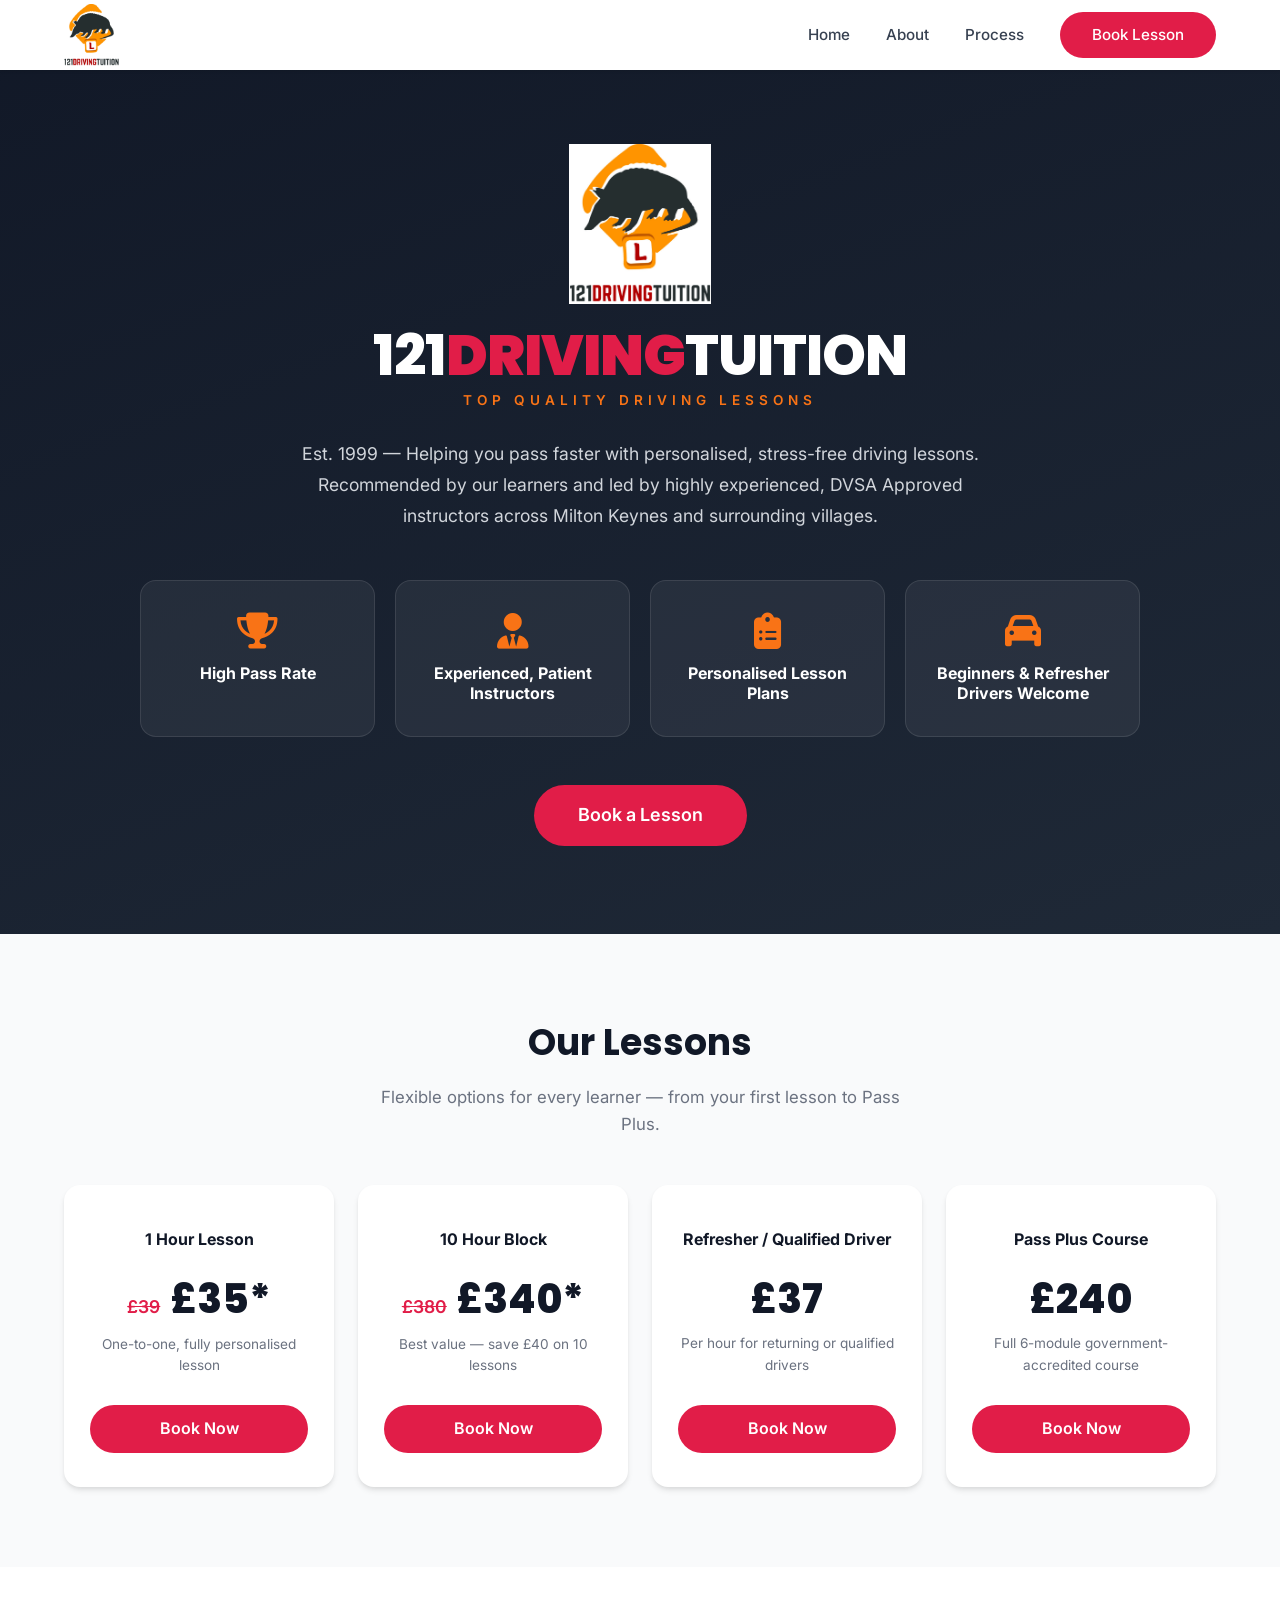
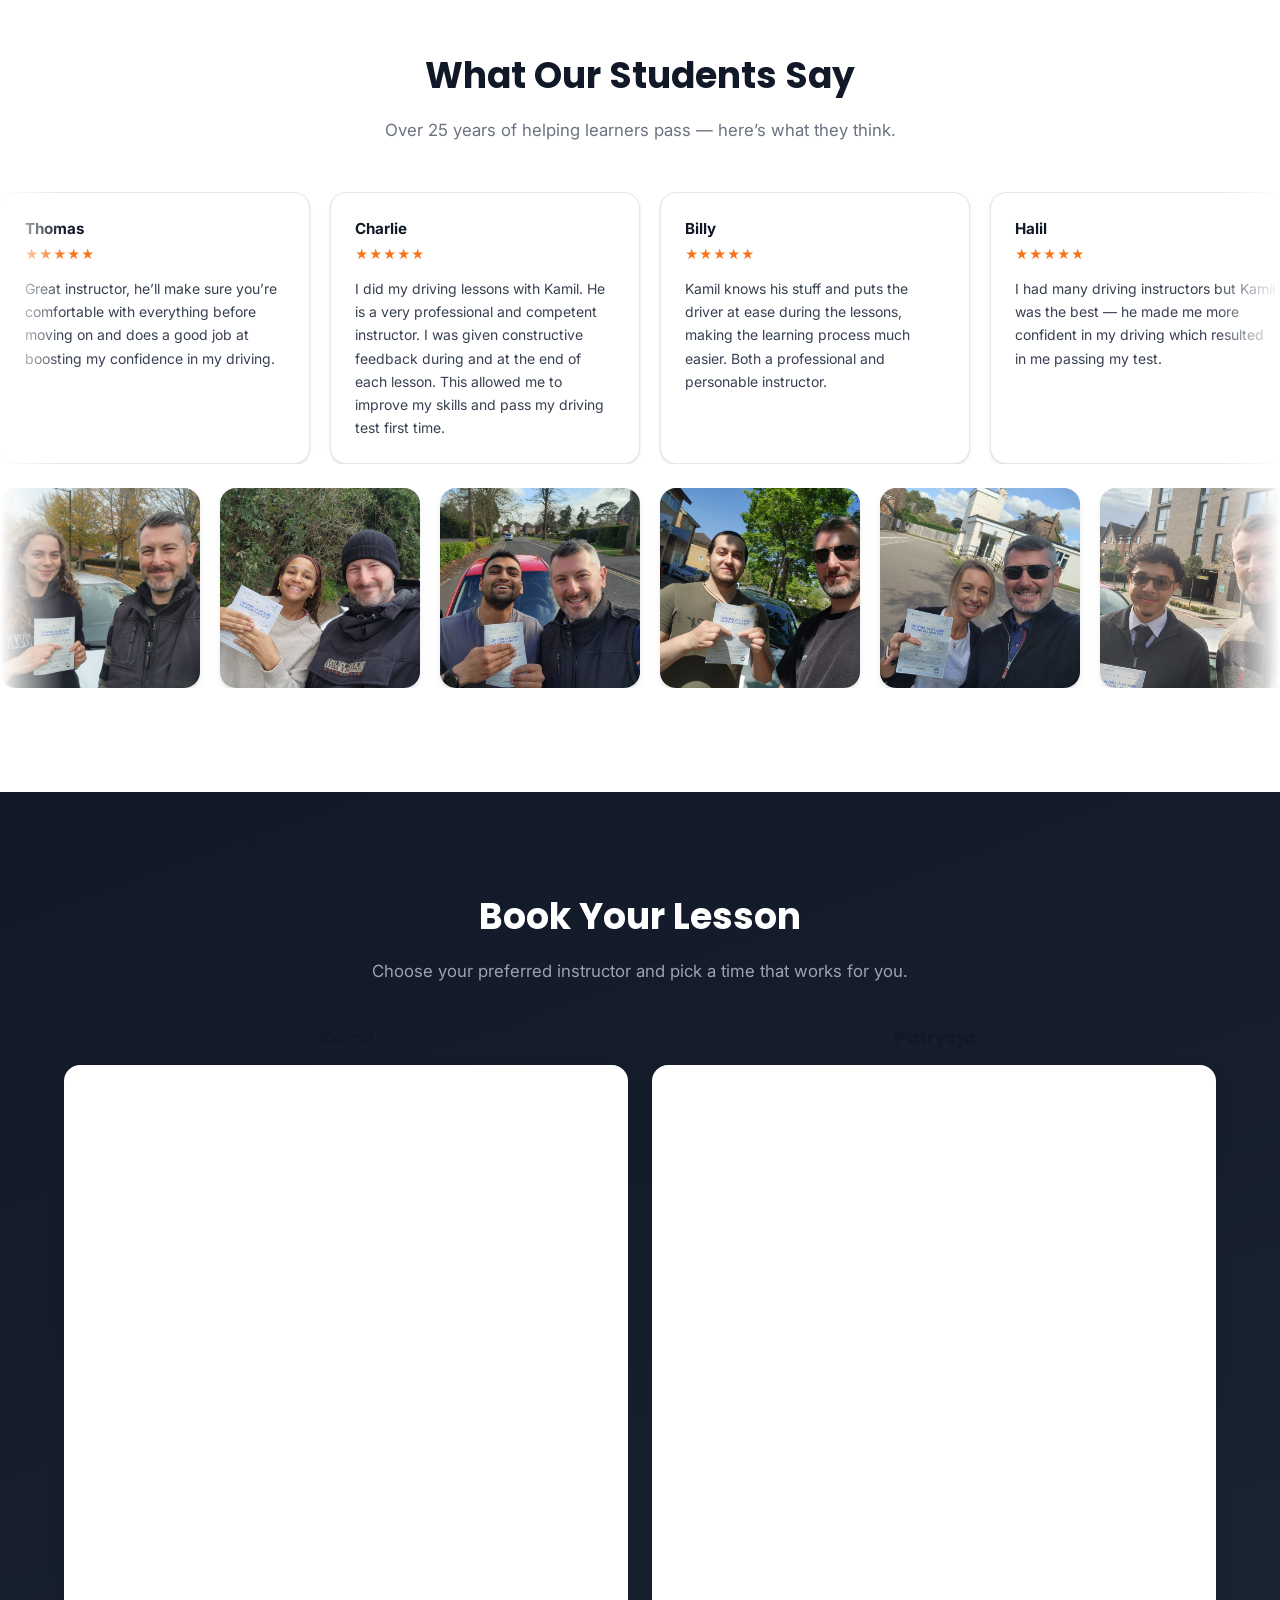
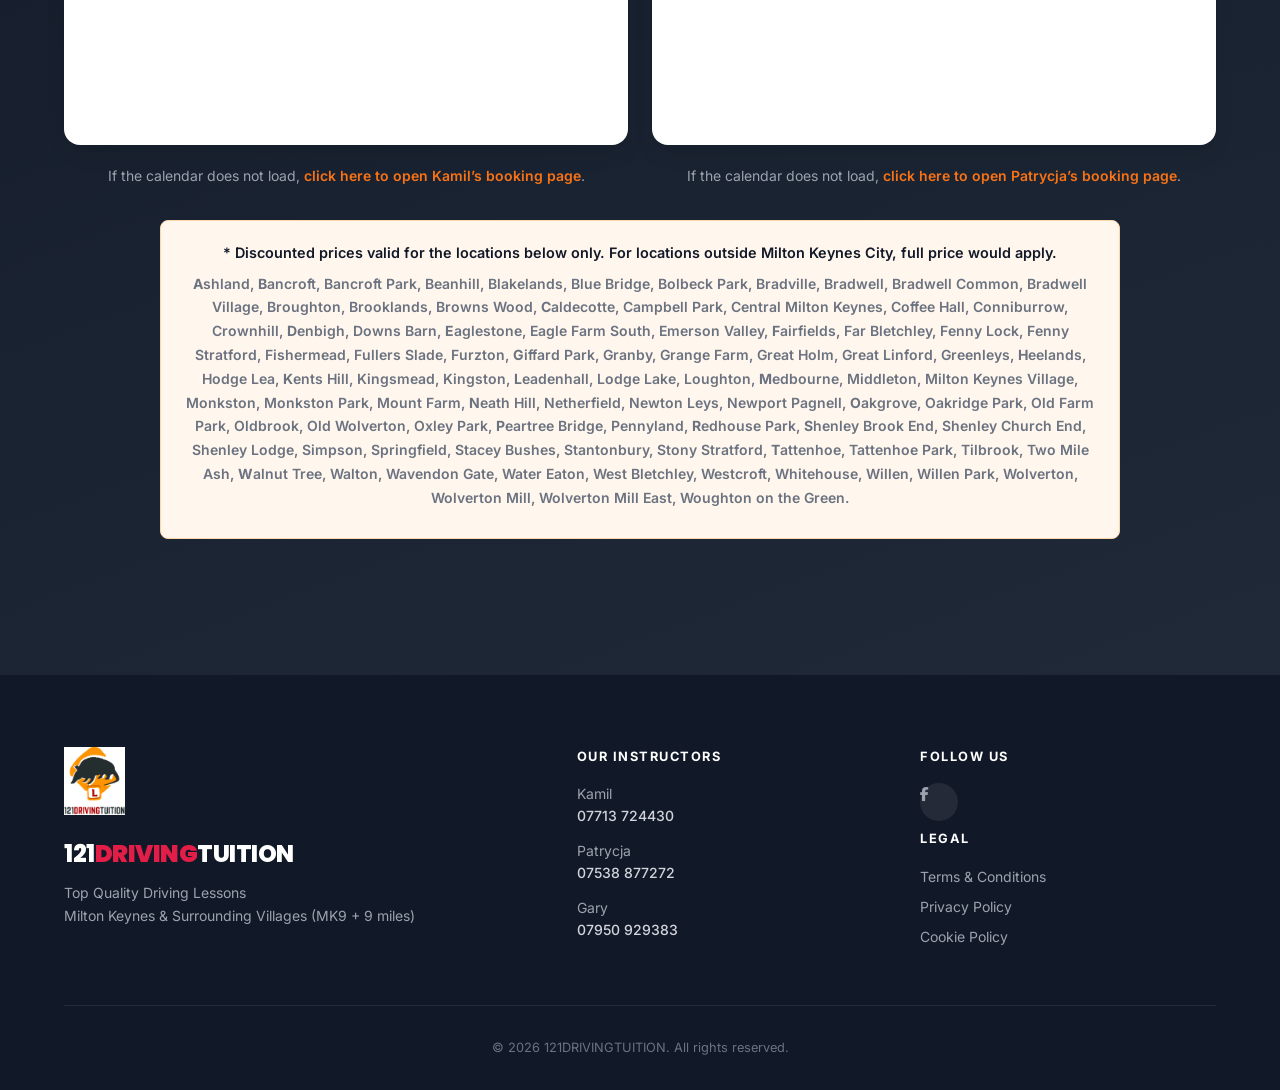
<file: index.html>
<!DOCTYPE html>
<html lang="en">
<head>
  <meta charset="UTF-8">
  <meta name="viewport" content="width=device-width, initial-scale=1.0">
  <meta name="description" content="121 DRIVING TUITION — Professional driving lessons in Milton Keynes. DVSA Approved instructors, 94% pass rate. Book online today.">
  <title>121DRIVINGTUITION | Driving Lessons Milton Keynes</title>
  <link rel="stylesheet" href="css/driving_instructor_mk_style.css">
  <link rel="preconnect" href="https://fonts.googleapis.com">
  <link rel="preconnect" href="https://fonts.gstatic.com" crossorigin>
  <link href="https://fonts.googleapis.com/css2?family=Inter:wght@400;500;600;700&family=Poppins:wght@600;700;800;900&display=swap" rel="stylesheet">
  <link rel="stylesheet" href="https://cdnjs.cloudflare.com/ajax/libs/font-awesome/6.5.0/css/all.min.css">
</head>
<body>

  <!-- ====== NAVBAR ====== -->
  <nav class="navbar" id="navbar">
    <div class="nav-inner">
      <a href="index.html" class="nav-logo">
        <img src="images/driving_instructor_mk_logo.jpg" alt="121DRIVINGTUITION logo">
      </a>
      <ul class="nav-menu" id="nav-menu">
        <li><a href="#home"         class="nav-link">Home</a></li>
        <li><a href="driving_instructor_mk_about.html"    class="nav-link">About</a></li>
        <li><a href="driving_instructor_mk_process.html"  class="nav-link">Process</a></li>
        <li><a href="#book"         class="nav-link btn-red">Book Lesson</a></li>
      </ul>
      <button class="hamburger" id="hamburger" aria-label="Toggle menu">
        <span></span><span></span><span></span>
      </button>
    </div>
  </nav>

  <!-- ====== SECTION ONE: HERO ====== -->
  <section id="home" class="hero">
    <div class="container">
      <img src="images/driving_instructor_mk_logo.jpg" alt="121DRIVINGTUITION" class="hero-logo">
      <h1 class="hero-company brand">121<strong>DRIVING</strong>TUITION</h1>
      <p class="hero-tagline">Top Quality Driving Lessons</p>
      <p class="hero-description">
        Est. 1999 &mdash; Helping you pass faster with personalised, stress-free driving lessons.
        Recommended by our learners and led by highly experienced, DVSA Approved instructors
        across Milton Keynes and surrounding villages.
      </p>

      <div class="hero-features">
        <div class="feature-card">
          <i class="fas fa-trophy"></i>
          <span>High Pass Rate</span>
        </div>
        <div class="feature-card">
          <i class="fas fa-user-tie"></i>
          <span>Experienced, Patient Instructors</span>
        </div>
        <div class="feature-card">
          <i class="fas fa-clipboard-list"></i>
          <span>Personalised Lesson Plans</span>
        </div>
        <div class="feature-card">
          <i class="fas fa-car"></i>
          <span>Beginners &amp; Refresher Drivers Welcome</span>
        </div>
      </div>

      <a href="#book" class="btn-red large">Book a Lesson</a>
    </div>
  </section>

  <!-- ====== PRICING ====== -->
  <section id="pricing" class="pricing">
    <div class="container">
      <h2 class="section-title">Our Lessons</h2>
      <p class="section-subtitle">Flexible options for every learner — from your first lesson to Pass Plus.</p>


      <div class="pricing-grid">


        <div class="pricing-card">
          <h3>1 Hour Lesson</h3>
          <div class="price-block">
            <span class="price-old">&pound;39</span>
            <span class="price-new">&pound;35*</span>
          </div>
          <p>One-to-one, fully personalised lesson</p>
          <a href="#book" class="btn-red">Book Now</a>
        </div>

        <div class="pricing-card">
          <h3>10 Hour Block</h3>
          <div class="price-block">
            <span class="price-old">&pound;380</span>
            <span class="price-new">&pound;340*</span>
          </div>
          <p>Best value &mdash; save &pound;40 on 10 lessons</p>
          <a href="#book" class="btn-red">Book Now</a>
        </div>

        <div class="pricing-card">
          <h3>Refresher / Qualified Driver</h3>
          <div class="price-block">
            <span class="price-single">&pound;37</span>
          </div>
          <p>Per hour for returning or qualified drivers</p>
          <a href="#book" class="btn-red">Book Now</a>
        </div>

        <div class="pricing-card">
          <h3>Pass Plus Course</h3>
          <div class="price-block">
            <span class="price-single">&pound;240</span>
          </div>
          <p>Full 6-module government-accredited course</p>
          <a href="#book" class="btn-red">Book Now</a>
        </div>

      </div>
    </div>
  </section>

  <!-- ====== SECTION TWO: TESTIMONIALS ====== -->
  <section id="testimonials" class="testimonials">
    <div class="container">
      <h2 class="section-title">What Our Students Say</h2>
      <p class="section-subtitle">Over 25 years of helping learners pass &mdash; here&rsquo;s what they think.</p>
    </div>

    <!-- Row 1: Text testimonials (faster scroll) -->
    <div class="scroll-outer">
      <div class="scroll-track" id="text-track">

        <!-- Set 1 -->
        <div class="t-card"><p class="t-name">Thomas</p><p class="t-stars">&#9733;&#9733;&#9733;&#9733;&#9733;</p><p class="t-text">Great instructor, he&rsquo;ll make sure you&rsquo;re comfortable with everything before moving on and does a good job at boosting my confidence in my driving.</p></div>
        <div class="t-card"><p class="t-name">Charlie</p><p class="t-stars">&#9733;&#9733;&#9733;&#9733;&#9733;</p><p class="t-text">I did my driving lessons with Kamil. He is a very professional and competent instructor. I was given constructive feedback during and at the end of each lesson. This allowed me to improve my skills and pass my driving test first time.</p></div>
        <div class="t-card"><p class="t-name">Billy</p><p class="t-stars">&#9733;&#9733;&#9733;&#9733;&#9733;</p><p class="t-text">Kamil knows his stuff and puts the driver at ease during the lessons, making the learning process much easier. Both a professional and personable instructor.</p></div>
        <div class="t-card"><p class="t-name">Halil</p><p class="t-stars">&#9733;&#9733;&#9733;&#9733;&#9733;</p><p class="t-text">I had many driving instructors but Kamil was the best &mdash; he made me more confident in my driving which resulted in me passing my test.</p></div>
        <div class="t-card"><p class="t-name">Rebecca K</p><p class="t-stars">&#9733;&#9733;&#9733;&#9733;&#9733;</p><p class="t-text">Kamil is an amazing driving instructor, always teaching me how to be a good driver and how to be safe on the road. I&rsquo;m definitely more confident behind the wheel, thanks to Kamil and his expertise.</p></div>
        <div class="t-card"><p class="t-name">Prasanna</p><p class="t-stars">&#9733;&#9733;&#9733;&#9733;&#9733;</p><p class="t-text">My path to earning a UK driving licence has been nothing short of extraordinary, thanks to Kamil&rsquo;s professional advice. His expertise, encouragement, and dedication transformed each lesson into a step closer to mastery.</p></div>
        <div class="t-card"><p class="t-name">Tinashe</p><p class="t-stars">&#9733;&#9733;&#9733;&#9733;&#9733;</p><p class="t-text">Excellent driving instructor &mdash; Kamil is very patient and always ensures he corrects mistakes while acknowledging the positives, which gives me confidence while driving.</p></div>
        <div class="t-card"><p class="t-name">Bobby</p><p class="t-stars">&#9733;&#9733;&#9733;&#9733;&#9733;</p><p class="t-text">Very good driving skills &mdash; great to work with.</p></div>
        <div class="t-card"><p class="t-name">Oliver C</p><p class="t-stars">&#9733;&#9733;&#9733;&#9733;&#9733;</p><p class="t-text">Thank you Kamil for giving me the confidence to drive. You are the best instructor I have had. Very patient when I made mistakes and always willing to help. Very fun instructor as well.</p></div>
        <div class="t-card"><p class="t-name">Hanna</p><p class="t-stars">&#9733;&#9733;&#9733;&#9733;&#9733;</p><p class="t-text">Driving with Kamil is like driving with a friend. He makes driving very comfortable and will always give me constructive feedback. He is the type of instructor that will push you to be the best and will not give up on you!</p></div>
        <div class="t-card"><p class="t-name">Judah G</p><p class="t-stars">&#9733;&#9733;&#9733;&#9733;&#9733;</p><p class="t-text">Thank you Kam for everything &mdash; you were so helpful whenever I struggled. I was able to pass with only 3 minors, which shows how good of an instructor you are.</p></div>
        <div class="t-card"><p class="t-name">Olivia</p><p class="t-stars">&#9733;&#9733;&#9733;&#9733;&#9733;</p><p class="t-text">Amazing driving instructor that will help you pass quickly and, most importantly, safely.</p></div>
        <div class="t-card"><p class="t-name">Laura</p><p class="t-stars">&#9733;&#9733;&#9733;&#9733;&#9733;</p><p class="t-text">Thank you Kamil for having faith in me and getting me through my test. To have passed first time is amazing &mdash; I will definitely be recommending you in the future.</p></div>
        <div class="t-card"><p class="t-name">Reuben</p><p class="t-stars">&#9733;&#9733;&#9733;&#9733;&#9733;</p><p class="t-text">Thanks Kamil, you taught me more than just learning to drive! Was a good laugh and I hope you make a good impact on more people&rsquo;s lives &mdash; thanks a lot.</p></div>
        <div class="t-card"><p class="t-name">Rana</p><p class="t-stars">&#9733;&#9733;&#9733;&#9733;&#9733;</p><p class="t-text">Great instructor, very professional and punctual. Highly recommended.</p></div>

        <!-- Set 2 (duplicate for seamless loop) -->
        <div class="t-card"><p class="t-name">Thomas</p><p class="t-stars">&#9733;&#9733;&#9733;&#9733;&#9733;</p><p class="t-text">Great instructor, he&rsquo;ll make sure you&rsquo;re comfortable with everything before moving on and does a good job at boosting my confidence in my driving.</p></div>
        <div class="t-card"><p class="t-name">Charlie</p><p class="t-stars">&#9733;&#9733;&#9733;&#9733;&#9733;</p><p class="t-text">I did my driving lessons with Kamil. He is a very professional and competent instructor. I was given constructive feedback during and at the end of each lesson. This allowed me to improve my skills and pass my driving test first time.</p></div>
        <div class="t-card"><p class="t-name">Billy</p><p class="t-stars">&#9733;&#9733;&#9733;&#9733;&#9733;</p><p class="t-text">Kamil knows his stuff and puts the driver at ease during the lessons, making the learning process much easier. Both a professional and personable instructor.</p></div>
        <div class="t-card"><p class="t-name">Halil</p><p class="t-stars">&#9733;&#9733;&#9733;&#9733;&#9733;</p><p class="t-text">I had many driving instructors but Kamil was the best &mdash; he made me more confident in my driving which resulted in me passing my test.</p></div>
        <div class="t-card"><p class="t-name">Rebecca K</p><p class="t-stars">&#9733;&#9733;&#9733;&#9733;&#9733;</p><p class="t-text">Kamil is an amazing driving instructor, always teaching me how to be a good driver and how to be safe on the road. I&rsquo;m definitely more confident behind the wheel, thanks to Kamil and his expertise.</p></div>
        <div class="t-card"><p class="t-name">Prasanna</p><p class="t-stars">&#9733;&#9733;&#9733;&#9733;&#9733;</p><p class="t-text">My path to earning a UK driving licence has been nothing short of extraordinary, thanks to Kamil&rsquo;s professional advice. His expertise, encouragement, and dedication transformed each lesson into a step closer to mastery.</p></div>
        <div class="t-card"><p class="t-name">Tinashe</p><p class="t-stars">&#9733;&#9733;&#9733;&#9733;&#9733;</p><p class="t-text">Excellent driving instructor &mdash; Kamil is very patient and always ensures he corrects mistakes while acknowledging the positives, which gives me confidence while driving.</p></div>
        <div class="t-card"><p class="t-name">Bobby</p><p class="t-stars">&#9733;&#9733;&#9733;&#9733;&#9733;</p><p class="t-text">Very good driving skills &mdash; great to work with.</p></div>
        <div class="t-card"><p class="t-name">Oliver C</p><p class="t-stars">&#9733;&#9733;&#9733;&#9733;&#9733;</p><p class="t-text">Thank you Kamil for giving me the confidence to drive. You are the best instructor I have had. Very patient when I made mistakes and always willing to help. Very fun instructor as well.</p></div>
        <div class="t-card"><p class="t-name">Hanna</p><p class="t-stars">&#9733;&#9733;&#9733;&#9733;&#9733;</p><p class="t-text">Driving with Kamil is like driving with a friend. He makes driving very comfortable and will always give me constructive feedback. He is the type of instructor that will push you to be the best and will not give up on you!</p></div>
        <div class="t-card"><p class="t-name">Judah G</p><p class="t-stars">&#9733;&#9733;&#9733;&#9733;&#9733;</p><p class="t-text">Thank you Kam for everything &mdash; you were so helpful whenever I struggled. I was able to pass with only 3 minors, which shows how good of an instructor you are.</p></div>
        <div class="t-card"><p class="t-name">Olivia</p><p class="t-stars">&#9733;&#9733;&#9733;&#9733;&#9733;</p><p class="t-text">Amazing driving instructor that will help you pass quickly and, most importantly, safely.</p></div>
        <div class="t-card"><p class="t-name">Laura</p><p class="t-stars">&#9733;&#9733;&#9733;&#9733;&#9733;</p><p class="t-text">Thank you Kamil for having faith in me and getting me through my test. To have passed first time is amazing &mdash; I will definitely be recommending you in the future.</p></div>
        <div class="t-card"><p class="t-name">Reuben</p><p class="t-stars">&#9733;&#9733;&#9733;&#9733;&#9733;</p><p class="t-text">Thanks Kamil, you taught me more than just learning to drive! Was a good laugh and I hope you make a good impact on more people&rsquo;s lives &mdash; thanks a lot.</p></div>
        <div class="t-card"><p class="t-name">Rana</p><p class="t-stars">&#9733;&#9733;&#9733;&#9733;&#9733;</p><p class="t-text">Great instructor, very professional and punctual. Highly recommended.</p></div>

      </div>
    </div>

    <!-- Row 2: Photos (slower scroll) -->
    <div class="scroll-outer">
      <div class="scroll-track photo-track" id="photo-track">

        <!-- Set 1 -->
        <div class="p-card"><img src="images/photos/driving_instructor_mk_photo_01.jpeg" alt="Student passing test" loading="lazy"></div>
        <div class="p-card"><img src="images/photos/driving_instructor_mk_photo_02.jpeg" alt="Student passing test" loading="lazy"></div>
        <div class="p-card"><img src="images/photos/driving_instructor_mk_photo_03.jpeg" alt="Student passing test" loading="lazy"></div>
        <div class="p-card"><img src="images/photos/driving_instructor_mk_photo_04.jpeg" alt="Student passing test" loading="lazy"></div>
        <div class="p-card"><img src="images/photos/driving_instructor_mk_photo_05.jpeg" alt="Student passing test" loading="lazy"></div>
        <div class="p-card"><img src="images/photos/driving_instructor_mk_photo_06.jpeg" alt="Student passing test" loading="lazy"></div>
        <div class="p-card"><img src="images/photos/driving_instructor_mk_photo_07.jpeg" alt="Student passing test" loading="lazy"></div>
        <div class="p-card"><img src="images/photos/driving_instructor_mk_photo_08.jpeg" alt="Student passing test" loading="lazy"></div>
        <div class="p-card"><img src="images/photos/driving_instructor_mk_photo_09.jpeg" alt="Student passing test" loading="lazy"></div>
        <div class="p-card"><img src="images/photos/driving_instructor_mk_photo_10.jpeg" alt="Student passing test" loading="lazy"></div>
        <div class="p-card"><img src="images/photos/driving_instructor_mk_photo_11.jpeg" alt="Student passing test" loading="lazy"></div>
        <div class="p-card"><img src="images/photos/driving_instructor_mk_photo_12.jpeg" alt="Student passing test" loading="lazy"></div>
        <div class="p-card"><img src="images/photos/driving_instructor_mk_photo_13.jpeg" alt="Student passing test" loading="lazy"></div>
        <div class="p-card"><img src="images/photos/driving_instructor_mk_photo_14.jpeg" alt="Student passing test" loading="lazy"></div>
        <div class="p-card"><img src="images/photos/driving_instructor_mk_photo_15.jpeg" alt="Student passing test" loading="lazy"></div>
        <div class="p-card"><img src="images/photos/driving_instructor_mk_photo_16.jpeg" alt="Student passing test" loading="lazy"></div>
        <div class="p-card"><img src="images/photos/driving_instructor_mk_photo_17.jpeg" alt="Student passing test" loading="lazy"></div>
        <div class="p-card"><img src="images/photos/driving_instructor_mk_photo_19.jpeg" alt="Student passing test" loading="lazy"></div>
        <div class="p-card"><img src="images/photos/driving_instructor_mk_photo_20.jpeg" alt="Student passing test" loading="lazy"></div>
        <div class="p-card"><img src="images/photos/driving_instructor_mk_photo_21.jpeg" alt="Student passing test" loading="lazy"></div>
        <div class="p-card"><img src="images/photos/driving_instructor_mk_photo_22.jpeg" alt="Student passing test" loading="lazy"></div>
        <div class="p-card"><img src="images/photos/driving_instructor_mk_photo_23.jpeg" alt="Student passing test" loading="lazy"></div>
        <div class="p-card"><img src="images/photos/driving_instructor_mk_photo_24.jpeg" alt="Student passing test" loading="lazy"></div>
        <div class="p-card"><img src="images/photos/driving_instructor_mk_photo_25.jpeg" alt="Student passing test" loading="lazy"></div>
        <div class="p-card"><img src="images/photos/driving_instructor_mk_photo_26.jpeg" alt="Student passing test" loading="lazy"></div>

        <!-- Set 2 (duplicate for seamless loop) -->
        <div class="p-card"><img src="images/photos/driving_instructor_mk_photo_01.jpeg" alt="Student passing test" loading="lazy"></div>
        <div class="p-card"><img src="images/photos/driving_instructor_mk_photo_02.jpeg" alt="Student passing test" loading="lazy"></div>
        <div class="p-card"><img src="images/photos/driving_instructor_mk_photo_03.jpeg" alt="Student passing test" loading="lazy"></div>
        <div class="p-card"><img src="images/photos/driving_instructor_mk_photo_04.jpeg" alt="Student passing test" loading="lazy"></div>
        <div class="p-card"><img src="images/photos/driving_instructor_mk_photo_05.jpeg" alt="Student passing test" loading="lazy"></div>
        <div class="p-card"><img src="images/photos/driving_instructor_mk_photo_06.jpeg" alt="Student passing test" loading="lazy"></div>
        <div class="p-card"><img src="images/photos/driving_instructor_mk_photo_07.jpeg" alt="Student passing test" loading="lazy"></div>
        <div class="p-card"><img src="images/photos/driving_instructor_mk_photo_08.jpeg" alt="Student passing test" loading="lazy"></div>
        <div class="p-card"><img src="images/photos/driving_instructor_mk_photo_09.jpeg" alt="Student passing test" loading="lazy"></div>
        <div class="p-card"><img src="images/photos/driving_instructor_mk_photo_10.jpeg" alt="Student passing test" loading="lazy"></div>
        <div class="p-card"><img src="images/photos/driving_instructor_mk_photo_11.jpeg" alt="Student passing test" loading="lazy"></div>
        <div class="p-card"><img src="images/photos/driving_instructor_mk_photo_12.jpeg" alt="Student passing test" loading="lazy"></div>
        <div class="p-card"><img src="images/photos/driving_instructor_mk_photo_13.jpeg" alt="Student passing test" loading="lazy"></div>
        <div class="p-card"><img src="images/photos/driving_instructor_mk_photo_14.jpeg" alt="Student passing test" loading="lazy"></div>
        <div class="p-card"><img src="images/photos/driving_instructor_mk_photo_15.jpeg" alt="Student passing test" loading="lazy"></div>
        <div class="p-card"><img src="images/photos/driving_instructor_mk_photo_16.jpeg" alt="Student passing test" loading="lazy"></div>
        <div class="p-card"><img src="images/photos/driving_instructor_mk_photo_17.jpeg" alt="Student passing test" loading="lazy"></div>
        <div class="p-card"><img src="images/photos/driving_instructor_mk_photo_19.jpeg" alt="Student passing test" loading="lazy"></div>
        <div class="p-card"><img src="images/photos/driving_instructor_mk_photo_20.jpeg" alt="Student passing test" loading="lazy"></div>
        <div class="p-card"><img src="images/photos/driving_instructor_mk_photo_21.jpeg" alt="Student passing test" loading="lazy"></div>
        <div class="p-card"><img src="images/photos/driving_instructor_mk_photo_22.jpeg" alt="Student passing test" loading="lazy"></div>
        <div class="p-card"><img src="images/photos/driving_instructor_mk_photo_23.jpeg" alt="Student passing test" loading="lazy"></div>
        <div class="p-card"><img src="images/photos/driving_instructor_mk_photo_24.jpeg" alt="Student passing test" loading="lazy"></div>
        <div class="p-card"><img src="images/photos/driving_instructor_mk_photo_25.jpeg" alt="Student passing test" loading="lazy"></div>
        <div class="p-card"><img src="images/photos/driving_instructor_mk_photo_26.jpeg" alt="Student passing test" loading="lazy"></div>

      </div>
    </div>
  </section>

  <!-- ====== SECTION THREE: BOOK LESSON ====== -->
  <section id="book" class="book-section">
    <div class="container">
      <h2 class="section-title">Book Your Lesson</h2>
      <p class="section-subtitle">
        Choose your preferred instructor and pick a time that works for you.
      </p>
      <div class="booking-grid">
        <div class="booking-col">
          <h3 class="booking-name">Kamil</h3>
          <div class="booking-embed">
            <iframe
              src="https://calendar.app.google/4KpMkFPTbg2GVFJC7"
              width="100%"
              height="680"
              frameborder="0"
              scrolling="yes"
              title="Book a driving lesson with Kamil"
              allow="payment">
            </iframe>
          </div>
          <p style="margin-top:1.25rem;font-size:0.875rem;color:#9CA3AF;">
            If the calendar does not load,
            <a href="https://calendar.app.google/4KpMkFPTbg2GVFJC7"
               target="_blank" rel="noopener noreferrer"
               style="color:#F97316;font-weight:600;">click here to open Kamil&rsquo;s booking page</a>.
          </p>
        </div>
        <div class="booking-col">
          <h3 class="booking-name">Patrycja</h3>
          <div class="booking-embed">
            <iframe
              src="https://calendar.app.google/CU6mKyjB5NKSEWJ27"
              width="100%"
              height="680"
              frameborder="0"
              scrolling="yes"
              title="Book a driving lesson with Patrycja"
              allow="payment">
            </iframe>
          </div>
          <p style="margin-top:1.25rem;font-size:0.875rem;color:#9CA3AF;">
            If the calendar does not load,
            <a href="https://calendar.app.google/CU6mKyjB5NKSEWJ27"
               target="_blank" rel="noopener noreferrer"
               style="color:#F97316;font-weight:600;">click here to open Patrycja&rsquo;s booking page</a>.
          </p>
        </div>
      </div>
      <div class="pricing-disclaimer" style="margin-top:2rem;">
        <p>* Discounted prices valid for the locations below only. For locations outside Milton Keynes City, full price would apply.</p>
        <p class="estates"><b>A</b>shland, <b>B</b>ancroft, Bancroft Park, Beanhill, Blakelands, Blue Bridge, Bolbeck Park, Bradville, Bradwell, Bradwell Common, Bradwell Village, Broughton, Brooklands, Browns Wood, <b>C</b>aldecotte, Campbell Park, Central Milton Keynes, Coffee Hall, Conniburrow, Crownhill, <b>D</b>enbigh, Downs Barn, <b>E</b>aglestone, Eagle Farm South, Emerson Valley, <b>F</b>airfields, Far Bletchley, Fenny Lock, Fenny Stratford, Fishermead, Fullers Slade, Furzton, <b>G</b>iffard Park, Granby, Grange Farm, Great Holm, Great Linford, Greenleys, <b>H</b>eelands, Hodge Lea, <b>K</b>ents Hill, Kingsmead, Kingston, <b>L</b>eadenhall, Lodge Lake, Loughton, <b>M</b>edbourne, Middleton, Milton Keynes Village, Monkston, Monkston Park, Mount Farm, <b>N</b>eath Hill, Netherfield, Newton Leys, Newport Pagnell, <b>O</b>akgrove, Oakridge Park, Old Farm Park, Oldbrook, Old Wolverton, Oxley Park, <b>P</b>eartree Bridge, Pennyland, <b>R</b>edhouse Park, <b>S</b>henley Brook End, Shenley Church End, Shenley Lodge, Simpson, Springfield, Stacey Bushes, Stantonbury, Stony Stratford, <b>T</b>attenhoe, Tattenhoe Park, Tilbrook, Two Mile Ash, <b>W</b>alnut Tree, Walton, Wavendon Gate, Water Eaton, West Bletchley, Westcroft, Whitehouse, Willen, Willen Park, Wolverton, Wolverton Mill, Wolverton Mill East, Woughton on the Green.</p>
      </div>
    </div>
  </section>

  <!-- ====== FOOTER ====== -->
  <footer>
    <div class="container">
      <div class="footer-grid">

        <div class="footer-brand">
          <img src="images/driving_instructor_mk_logo.jpg" alt="121DRIVINGTUITION" class="footer-logo">
          <span class="brand">121<strong>DRIVING</strong>TUITION</span>
          <p>Top Quality Driving Lessons<br>Milton Keynes &amp; Surrounding Villages (MK9 + 9 miles)</p>
        </div>

        <div class="footer-col">
          <h4>Our Instructors</h4>
          <p>Kamil<br><a href="tel:07713724430" class="tel">07713 724430</a></p>
          <p>Patrycja<br><a href="tel:07538877272" class="tel">07538 877272</a></p>
          <p>Gary<br><a href="tel:07950929383" class="tel">07950 929383</a></p>
        </div>

        <div class="footer-col">
          <h4>Follow Us</h4>
          <div class="footer-social">
            <a href="https://www.facebook.com/instruktor.naukijazdy.9"
               target="_blank" rel="noopener noreferrer"
               class="social-btn" aria-label="Facebook">
              <i class="fab fa-facebook-f"></i>
            </a>
          </div>

          <h4>Legal</h4>
          <a href="driving_instructor_mk_terms.html">Terms &amp; Conditions</a>
          <a href="driving_instructor_mk_privacy.html">Privacy Policy</a>
          <a href="driving_instructor_mk_cookies.html">Cookie Policy</a>
        </div>

      </div>
      <p class="footer-bottom">&copy; 2026 121DRIVINGTUITION. All rights reserved.</p>
    </div>
  </footer>

  <script src="js/driving_instructor_mk_main.js"></script>
</body>
</html>
</file>
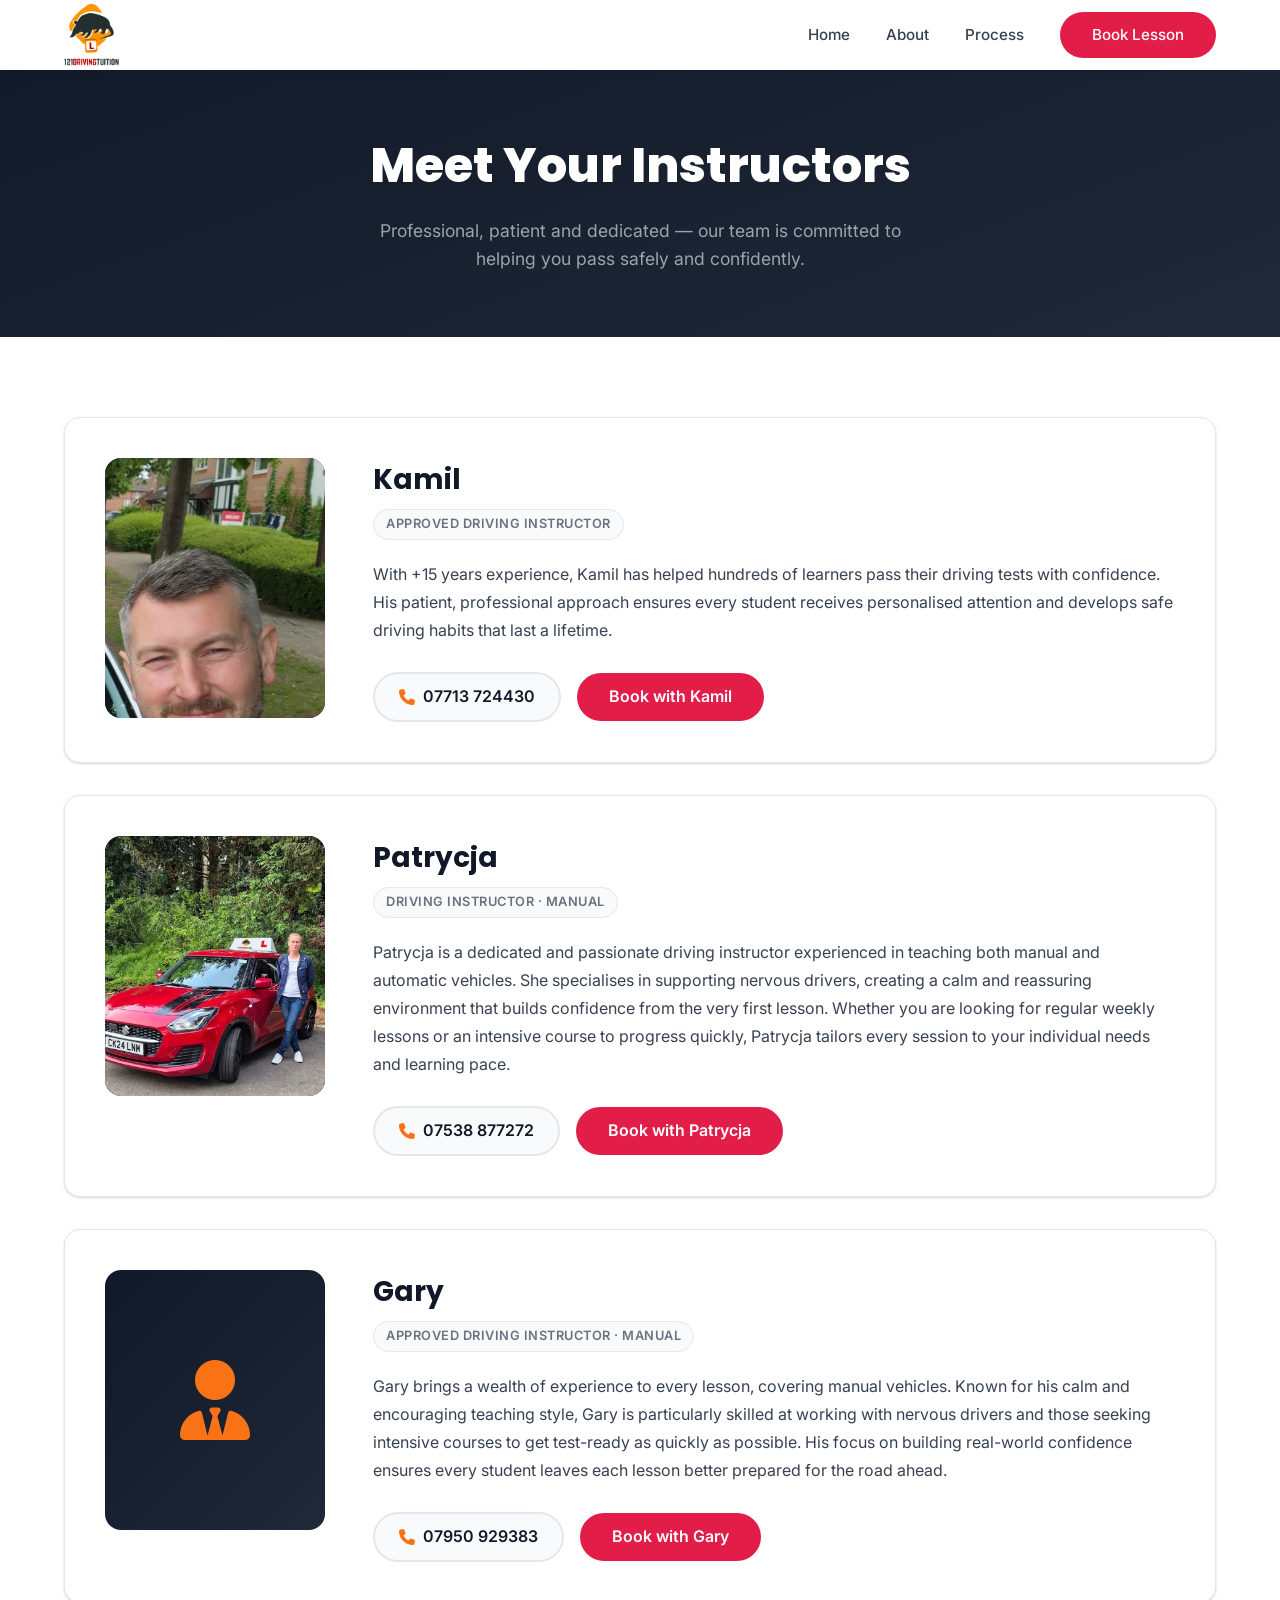
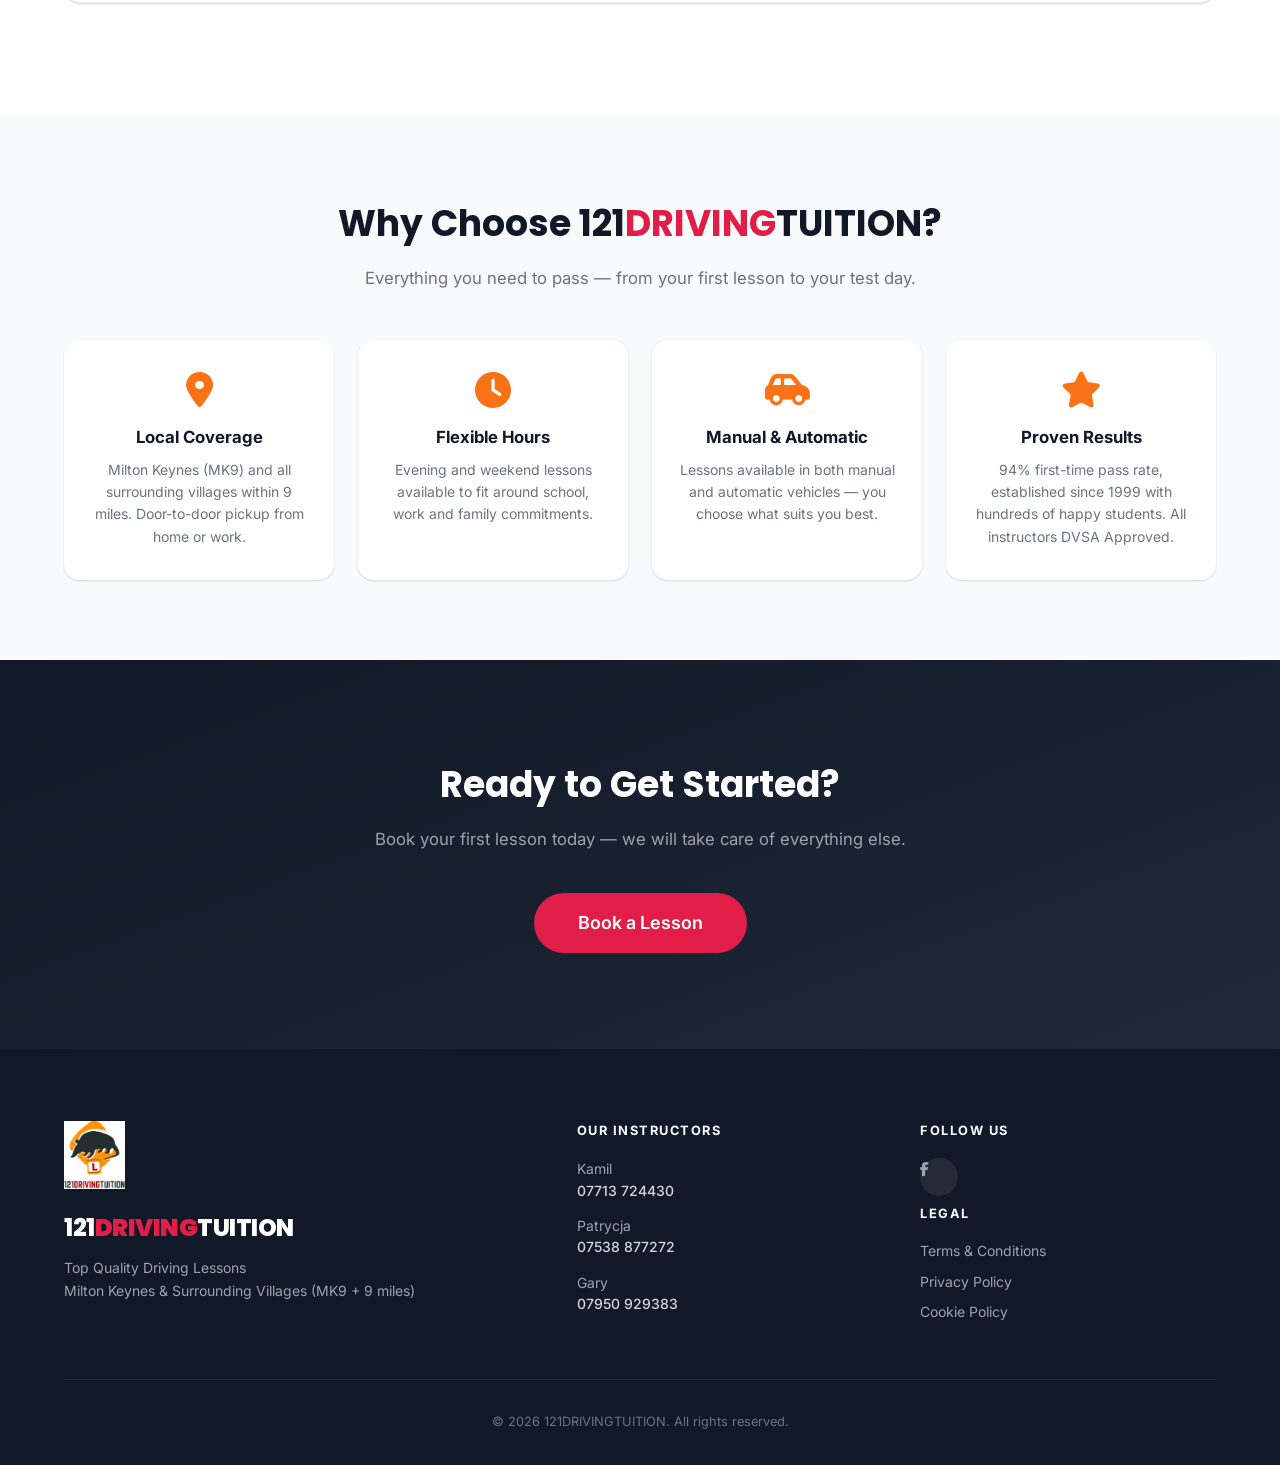
<file: about.html>
<!DOCTYPE html>
<html lang="en">
<head>
  <meta charset="UTF-8">
  <meta name="viewport" content="width=device-width, initial-scale=1.0">
  <meta name=”description” content=”Meet the 121DRIVINGTUITION team — DVSA Approved instructors Kamil, Patrycja and Gary serving Milton Keynes and surrounding villages.”>
  <title>About Us | 121DRIVINGTUITION</title>
  <link rel="stylesheet" href="css/style.css">
  <link rel="preconnect" href="https://fonts.googleapis.com">
  <link rel="preconnect" href="https://fonts.gstatic.com" crossorigin>
  <link href="https://fonts.googleapis.com/css2?family=Inter:wght@400;500;600;700&family=Poppins:wght@600;700;800;900&display=swap" rel="stylesheet">
  <link rel="stylesheet" href="https://cdnjs.cloudflare.com/ajax/libs/font-awesome/6.5.0/css/all.min.css">
</head>
<body>

  <!-- ====== NAVBAR ====== -->
  <nav class="navbar" id="navbar">
    <div class="nav-inner">
      <a href="index.html" class="nav-logo">
        <img src="images/logo.jpg" alt="121DRIVINGTUITION logo">
      </a>
      <ul class="nav-menu" id="nav-menu">
        <li><a href="index.html"        class="nav-link">Home</a></li>
        <li><a href="about.html"        class="nav-link">About</a></li>
        <li><a href="process.html"      class="nav-link">Process</a></li>
        <li><a href="index.html#book"   class="nav-link btn-red">Book Lesson</a></li>
      </ul>
      <button class="hamburger" id="hamburger" aria-label="Toggle menu">
        <span></span><span></span><span></span>
      </button>
    </div>
  </nav>

  <!-- ====== PAGE HEADER ====== -->
  <section class="page-header">
    <div class="container">
      <h1>Meet Your Instructors</h1>
      <p>Professional, patient and dedicated &mdash; our team is committed to helping you pass safely and confidently.</p>
    </div>
  </section>

  <!-- ====== INSTRUCTORS ====== -->
  <section class="instructors">
    <div class="container">

      <!-- Kamil -->
      <div class="instructor-card">
        <div class="instructor-avatar">
          <img src="images/kc.jpeg" alt="Kamil, driving instructor" style="object-position: center 5%;">
        </div>
        <div class="instructor-info">
          <h2>Kamil</h2>
          <span class="instructor-badge">Approved Driving Instructor</span>
          <p>
            With +15 years experience, Kamil has helped hundreds of learners pass their
            driving tests with confidence. His patient, professional approach ensures every student
            receives personalised attention and develops safe driving habits that last a lifetime.
          </p>
          <div class="instructor-actions">
            <a href="tel:07713724430" class="btn-phone">
              <i class="fas fa-phone"></i> 07713 724430
            </a>
            <a href="index.html#book" class="btn-red">Book with Kamil</a>
          </div>
        </div>
      </div>

      <!-- Patrycja -->
      <div class="instructor-card">
        <div class="instructor-avatar">
          <img src="images/pc.jpeg" alt="Patrycja, driving instructor">
        </div>
        <div class="instructor-info">
          <h2>Patrycja</h2>
          <span class="instructor-badge">Driving Instructor &middot; Manual</span>
          <p>
            Patrycja is a dedicated and passionate driving instructor experienced in teaching
            both manual and automatic vehicles. She specialises in supporting nervous drivers,
            creating a calm and reassuring environment that builds confidence from the very first
            lesson. Whether you are looking for regular weekly lessons or an intensive course to
            progress quickly, Patrycja tailors every session to your individual needs and learning pace.
          </p>
          <div class="instructor-actions">
            <a href="tel:07538877272" class="btn-phone">
              <i class="fas fa-phone"></i> 07538 877272
            </a>
            <a href="index.html#book" class="btn-red">Book with Patrycja</a>
          </div>
        </div>
      </div>

      <!-- Gary -->
      <div class="instructor-card">
        <div class="instructor-avatar no-photo">
          <i class="fas fa-user-tie"></i>
        </div>
        <div class="instructor-info">
          <h2>Gary</h2>
          <span class="instructor-badge">Approved Driving Instructor &middot; Manual</span>
          <p>
            Gary brings a wealth of experience to every lesson, covering manual vehicles. Known for his calm and encouraging teaching style, Gary is particularly skilled
            at working with nervous drivers and those seeking intensive courses to get test-ready as
            quickly as possible. His focus on building real-world confidence ensures every student
            leaves each lesson better prepared for the road ahead.
          </p>
          <div class="instructor-actions">
            <a href="tel:07950929383" class="btn-phone">
              <i class="fas fa-phone"></i> 07950 929383
            </a>
            <a href="index.html#book" class="btn-red">Book with Gary</a>
          </div>
        </div>
      </div>

    </div>
  </section>

  <!-- ====== WHY CHOOSE US ====== -->
  <section class="why-us">
    <div class="container">
      <h2 class="section-title">Why Choose 121<strong style="color:#E11D48">DRIVING</strong>TUITION?</h2>
      <p class="section-subtitle">Everything you need to pass &mdash; from your first lesson to your test day.</p>
      <div class="why-grid">
        <div class="why-card">
          <i class="fas fa-location-dot"></i>
          <h3>Local Coverage</h3>
          <p>Milton Keynes (MK9) and all surrounding villages within 9 miles. Door-to-door pickup from home or work.</p>
        </div>
        <div class="why-card">
          <i class="fas fa-clock"></i>
          <h3>Flexible Hours</h3>
          <p>Evening and weekend lessons available to fit around school, work and family commitments.</p>
        </div>
        <div class="why-card">
          <i class="fas fa-car-side"></i>
          <h3>Manual &amp; Automatic</h3>
          <p>Lessons available in both manual and automatic vehicles &mdash; you choose what suits you best.</p>
        </div>
        <div class="why-card">
          <i class="fas fa-star"></i>
          <h3>Proven Results</h3>
          <p>94% first-time pass rate, established since 1999 with hundreds of happy students. All instructors DVSA Approved.</p>
        </div>
      </div>
    </div>
  </section>

  <!-- ====== CTA ====== -->
  <section class="book-section">
    <div class="container">
      <h2 class="section-title">Ready to Get Started?</h2>
      <p class="section-subtitle">Book your first lesson today &mdash; we will take care of everything else.</p>
      <a href="index.html#book" class="btn-red large">Book a Lesson</a>
    </div>
  </section>

  <!-- ====== FOOTER ====== -->
  <footer>
    <div class="container">
      <div class="footer-grid">
        <div class="footer-brand">
          <img src="images/logo.jpg" alt="121DRIVINGTUITION" class="footer-logo">
          <span class="brand">121<strong>DRIVING</strong>TUITION</span>
          <p>Top Quality Driving Lessons<br>Milton Keynes &amp; Surrounding Villages (MK9 + 9 miles)</p>
        </div>
        <div class="footer-col">
          <h4>Our Instructors</h4>
          <p>Kamil<br><a href="tel:07713724430" class="tel">07713 724430</a></p>
          <p>Patrycja<br><a href="tel:07538877272" class="tel">07538 877272</a></p>
          <p>Gary<br><a href="tel:07950929383" class="tel">07950 929383</a></p>

        </div>
        <div class="footer-col">
          <h4>Follow Us</h4>
          <div class="footer-social">
            <a href="https://www.facebook.com/instruktor.naukijazdy.9"
               target="_blank" rel="noopener noreferrer"
               class="social-btn" aria-label="Facebook">
              <i class="fab fa-facebook-f"></i>
            </a>
          </div>
          <h4>Legal</h4>
          <a href="terms.html">Terms &amp; Conditions</a>
          <a href="privacy.html">Privacy Policy</a>
          <a href="cookies.html">Cookie Policy</a>
        </div>
      </div>
      <p class="footer-bottom">&copy; 2026 121DRIVINGTUITION. All rights reserved.</p>
    </div>
  </footer>

  <script src="js/main.js"></script>
</body>
</html>
</file>
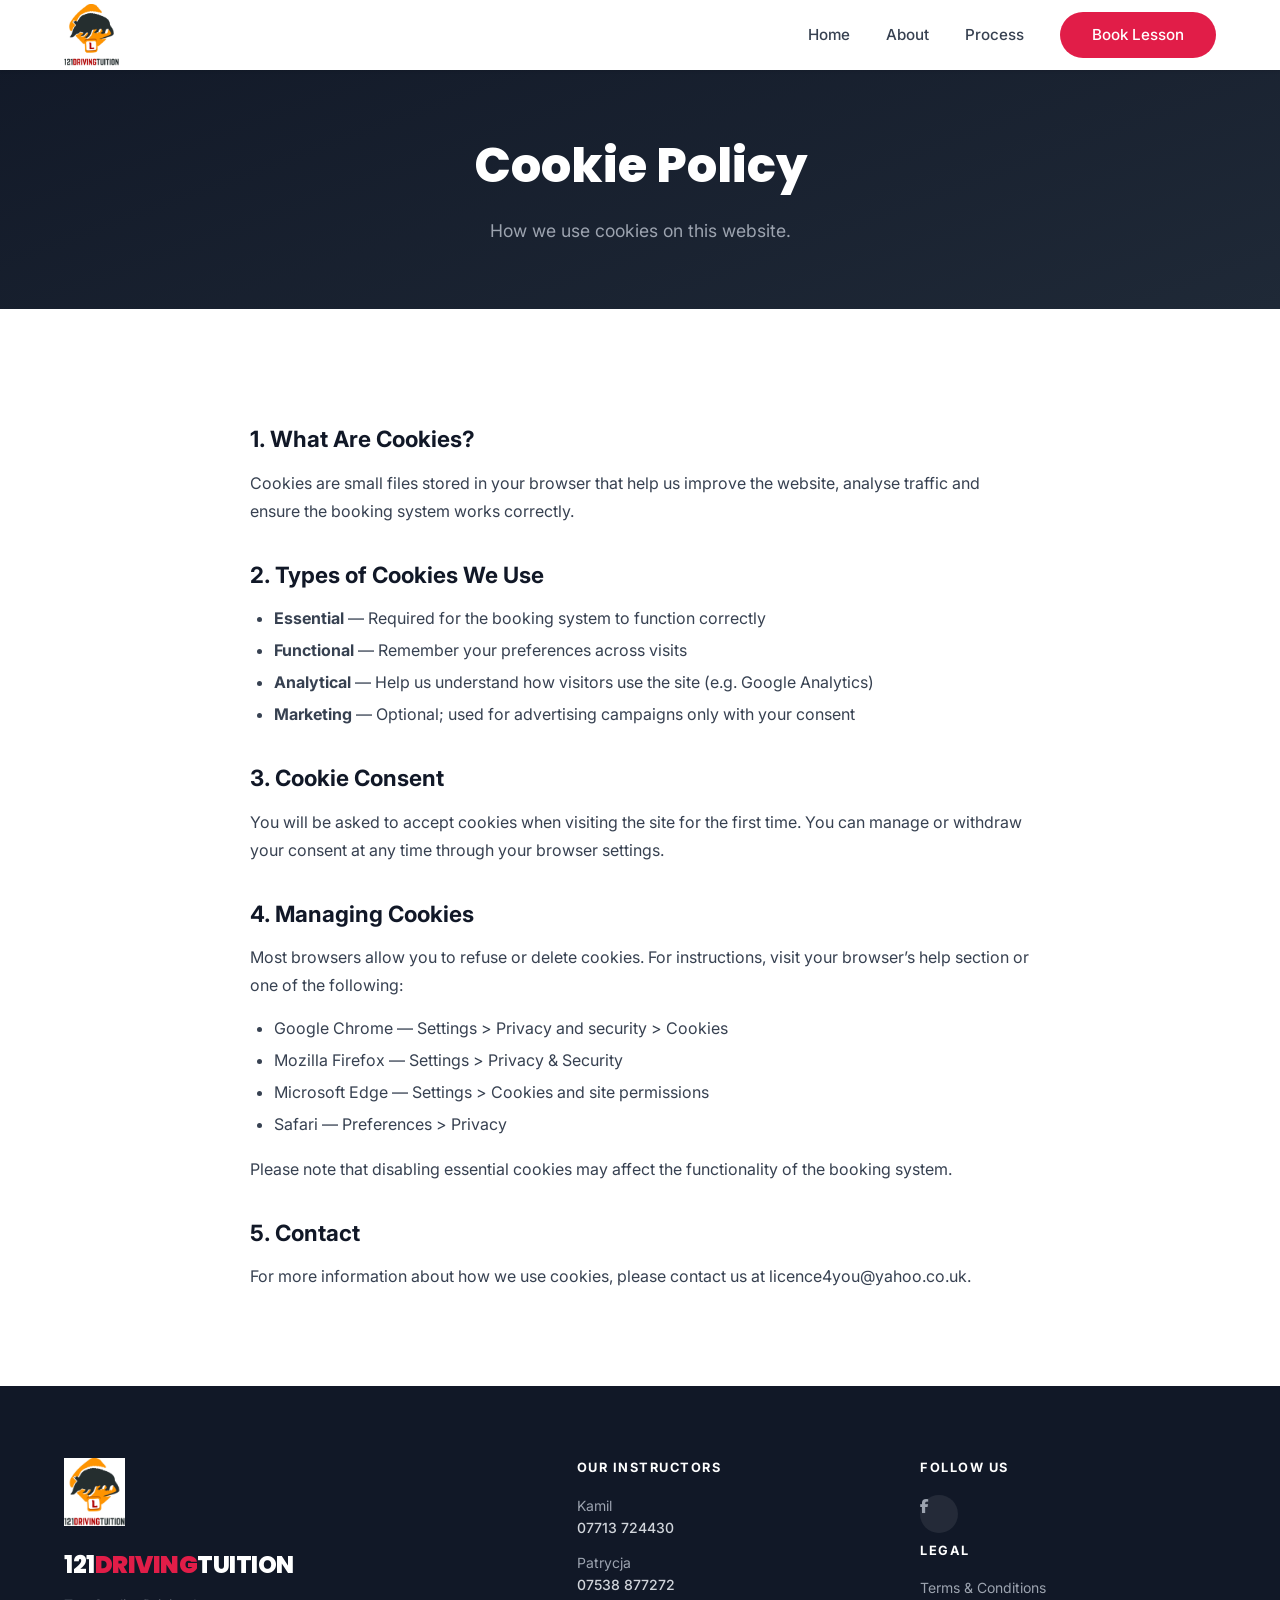
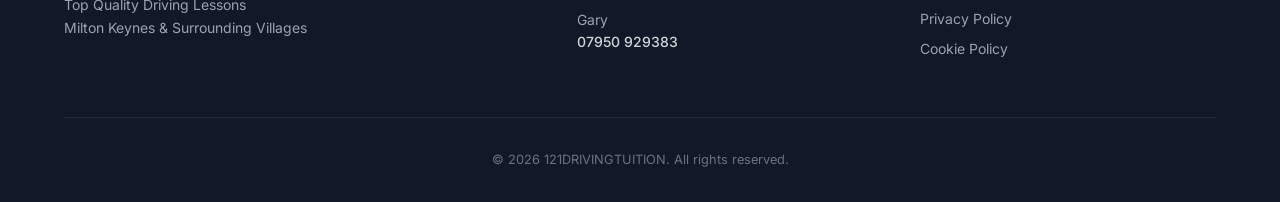
<file: cookies.html>
<!DOCTYPE html>
<html lang="en">
<head>
  <meta charset="UTF-8">
  <meta name="viewport" content="width=device-width, initial-scale=1.0">
  <title>Cookie Policy | 121DRIVINGTUITION</title>
  <link rel="stylesheet" href="css/style.css">
  <link rel="preconnect" href="https://fonts.googleapis.com">
  <link rel="preconnect" href="https://fonts.gstatic.com" crossorigin>
  <link href="https://fonts.googleapis.com/css2?family=Inter:wght@400;500;600;700&family=Poppins:wght@600;700;800;900&display=swap" rel="stylesheet">
  <link rel="stylesheet" href="https://cdnjs.cloudflare.com/ajax/libs/font-awesome/6.5.0/css/all.min.css">
</head>
<body>

  <nav class="navbar" id="navbar">
    <div class="nav-inner">
      <a href="index.html" class="nav-logo"><img src="images/logo.jpg" alt="121DRIVINGTUITION logo"></a>
      <ul class="nav-menu" id="nav-menu">
        <li><a href="index.html"      class="nav-link">Home</a></li>
        <li><a href="about.html"      class="nav-link">About</a></li>
        <li><a href="process.html"    class="nav-link">Process</a></li>
        <li><a href="index.html#book" class="nav-link btn-red">Book Lesson</a></li>
      </ul>
      <button class="hamburger" id="hamburger" aria-label="Toggle menu">
        <span></span><span></span><span></span>
      </button>
    </div>
  </nav>

  <section class="page-header">
    <div class="container">
      <h1>Cookie Policy</h1>
      <p>How we use cookies on this website.</p>
    </div>
  </section>

  <section class="legal-content">
    <div class="container">
      <div class="legal-inner">

        <h2>1. What Are Cookies?</h2>
        <p>Cookies are small files stored in your browser that help us improve the website, analyse traffic and ensure the booking system works correctly.</p>

        <h2>2. Types of Cookies We Use</h2>
        <ul>
          <li><strong>Essential</strong> &mdash; Required for the booking system to function correctly</li>
          <li><strong>Functional</strong> &mdash; Remember your preferences across visits</li>
          <li><strong>Analytical</strong> &mdash; Help us understand how visitors use the site (e.g. Google Analytics)</li>
          <li><strong>Marketing</strong> &mdash; Optional; used for advertising campaigns only with your consent</li>
        </ul>

        <h2>3. Cookie Consent</h2>
        <p>You will be asked to accept cookies when visiting the site for the first time. You can manage or withdraw your consent at any time through your browser settings.</p>

        <h2>4. Managing Cookies</h2>
        <p>Most browsers allow you to refuse or delete cookies. For instructions, visit your browser&rsquo;s help section or one of the following:</p>
        <ul>
          <li>Google Chrome &mdash; Settings &gt; Privacy and security &gt; Cookies</li>
          <li>Mozilla Firefox &mdash; Settings &gt; Privacy &amp; Security</li>
          <li>Microsoft Edge &mdash; Settings &gt; Cookies and site permissions</li>
          <li>Safari &mdash; Preferences &gt; Privacy</li>
        </ul>
        <p>Please note that disabling essential cookies may affect the functionality of the booking system.</p>

        <h2>5. Contact</h2>
        <p>For more information about how we use cookies, please contact us at <a href="mailto:licence4you@yahoo.co.uk">licence4you@yahoo.co.uk</a>.</p>

      </div>
    </div>
  </section>

  <footer>
    <div class="container">
      <div class="footer-grid">
        <div class="footer-brand">
          <img src="images/logo.jpg" alt="121DRIVINGTUITION" class="footer-logo">
          <span class="brand">121<strong>DRIVING</strong>TUITION</span>
          <p>Top Quality Driving Lessons<br>Milton Keynes &amp; Surrounding Villages</p>
        </div>
        <div class="footer-col">
          <h4>Our Instructors</h4>
          <p>Kamil<br><a href="tel:07713724430" class="tel">07713 724430</a></p>
          <p>Patrycja<br><a href="tel:07538877272" class="tel">07538 877272</a></p>
          <p>Gary<br><a href="tel:07950929383" class="tel">07950 929383</a></p>

        </div>
        <div class="footer-col">
          <h4>Follow Us</h4>
          <div class="footer-social">
            <a href="https://www.facebook.com/instruktor.naukijazdy.9" target="_blank" rel="noopener noreferrer" class="social-btn" aria-label="Facebook"><i class="fab fa-facebook-f"></i></a>
          </div>
          <h4>Legal</h4>
          <a href="terms.html">Terms &amp; Conditions</a>
          <a href="privacy.html">Privacy Policy</a>
          <a href="cookies.html">Cookie Policy</a>
        </div>
      </div>
      <p class="footer-bottom">&copy; 2026 121DRIVINGTUITION. All rights reserved.</p>
    </div>
  </footer>

  <script src="js/main.js"></script>
</body>
</html>
</file>
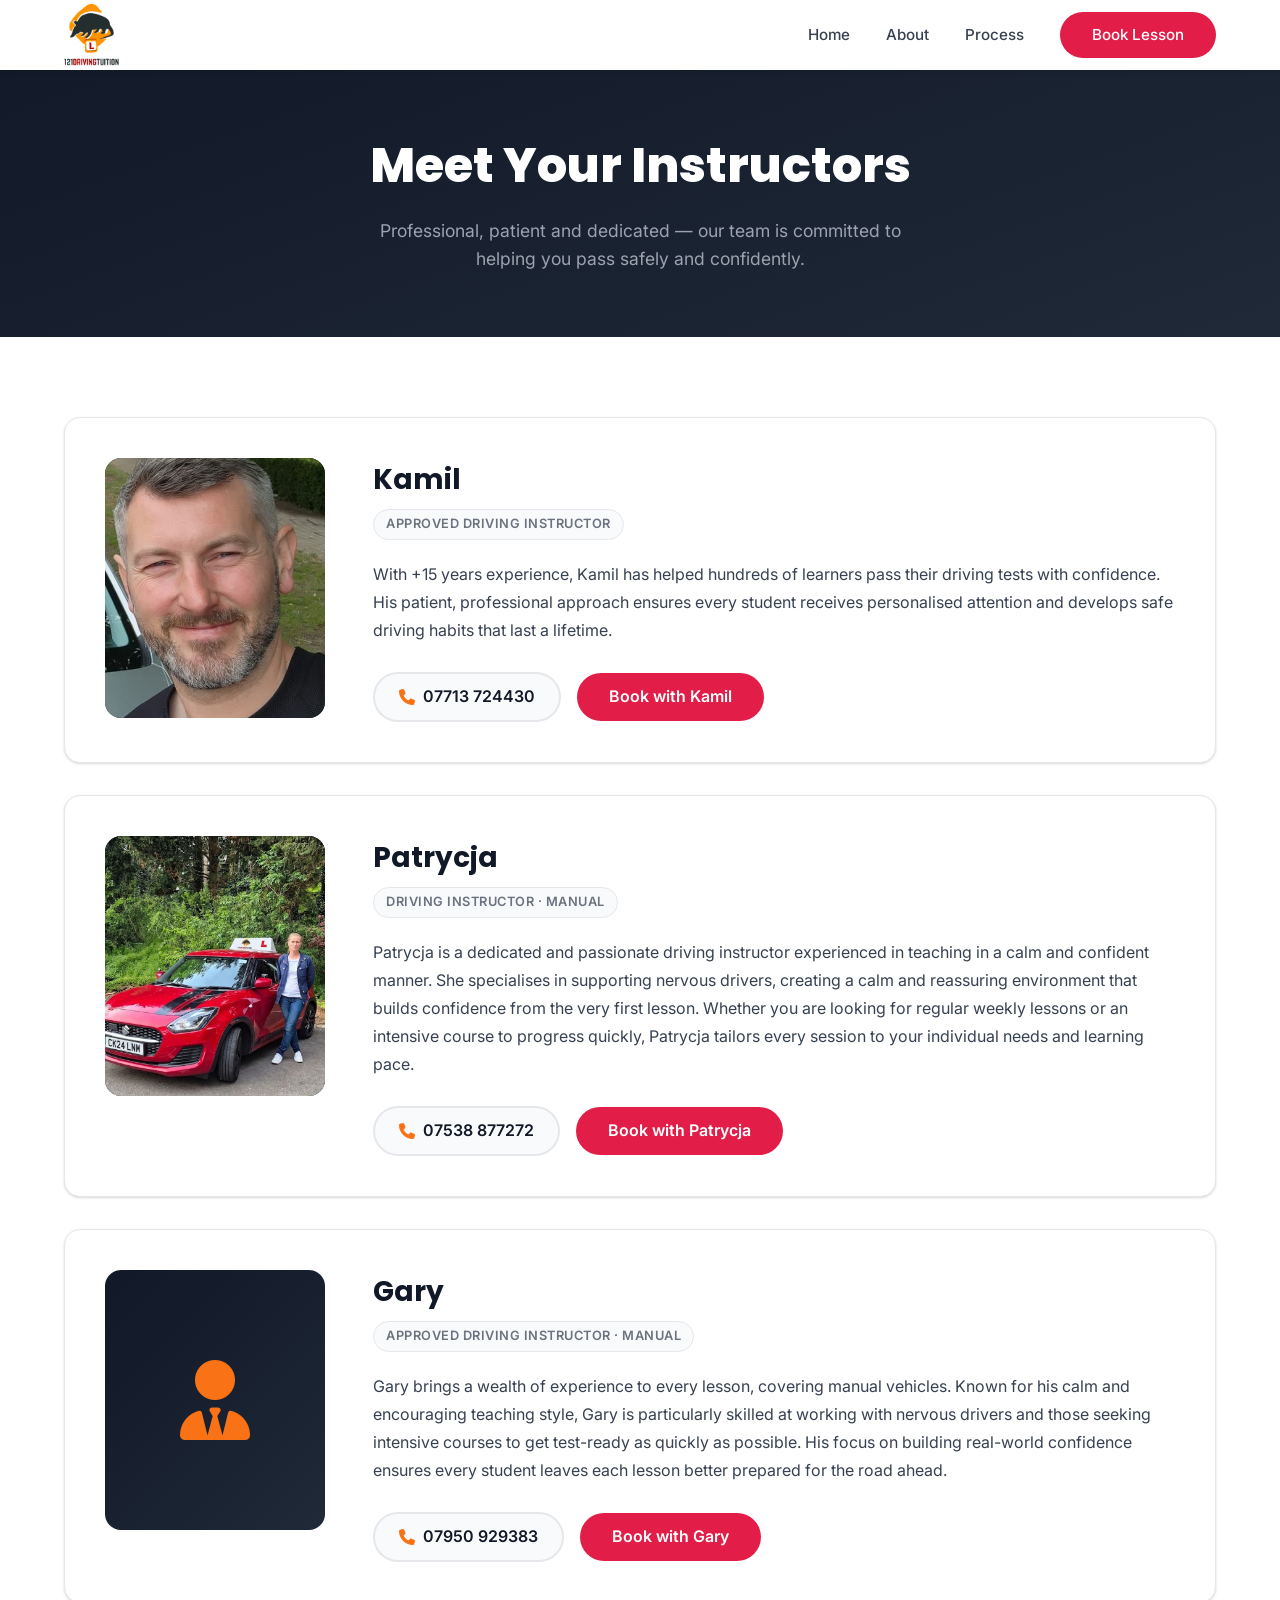
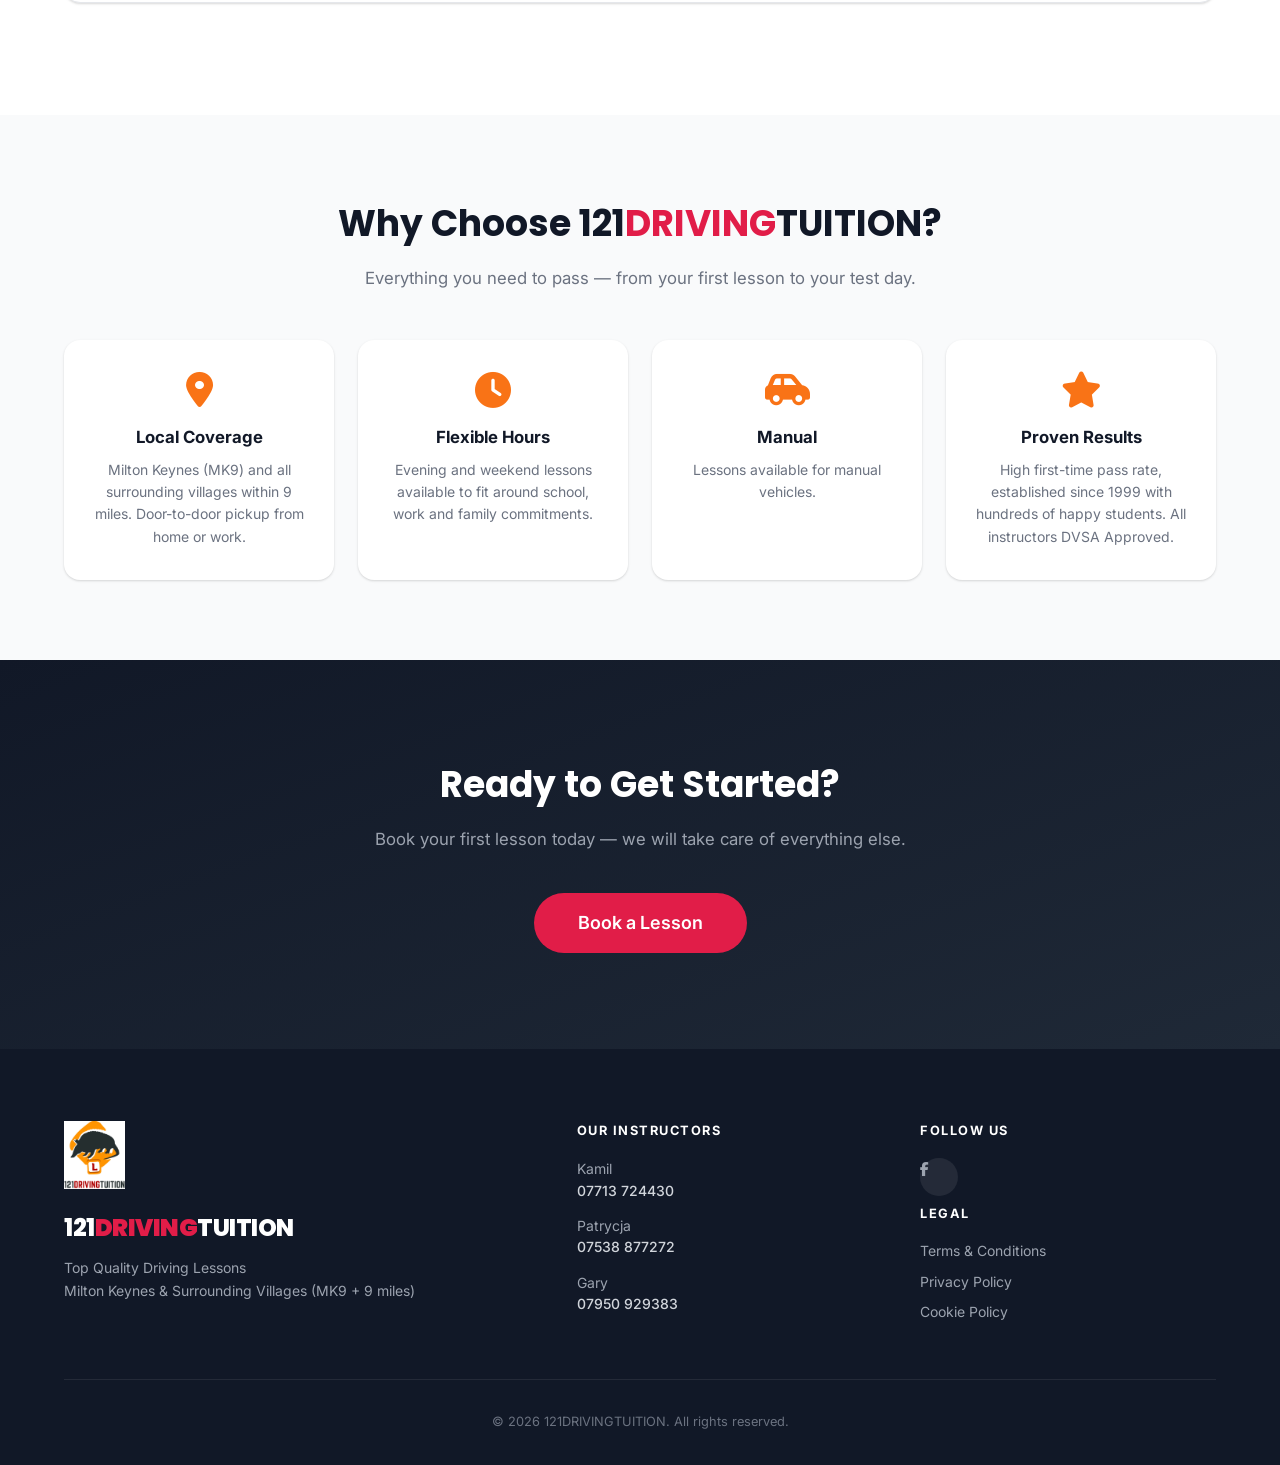
<file: driving_instructor_mk_about.html>
<!DOCTYPE html>
<html lang="en">
<head>
  <meta charset="UTF-8">
  <meta name="viewport" content="width=device-width, initial-scale=1.0">
  <meta name=”description” content=”Meet the 121DRIVINGTUITION team — DVSA Approved instructors Kamil, Patrycja and Gary serving Milton Keynes and surrounding villages.”>
  <title>About Us | 121DRIVINGTUITION</title>
  <link rel="stylesheet" href="css/driving_instructor_mk_style.css">
  <link rel="preconnect" href="https://fonts.googleapis.com">
  <link rel="preconnect" href="https://fonts.gstatic.com" crossorigin>
  <link href="https://fonts.googleapis.com/css2?family=Inter:wght@400;500;600;700&family=Poppins:wght@600;700;800;900&display=swap" rel="stylesheet">
  <link rel="stylesheet" href="https://cdnjs.cloudflare.com/ajax/libs/font-awesome/6.5.0/css/all.min.css">
</head>
<body>

  <!-- ====== NAVBAR ====== -->
  <nav class="navbar" id="navbar">
    <div class="nav-inner">
      <a href="index.html" class="nav-logo">
        <img src="images/driving_instructor_mk_logo.jpg" alt="121DRIVINGTUITION logo">
      </a>
      <ul class="nav-menu" id="nav-menu">
        <li><a href="index.html"        class="nav-link">Home</a></li>
        <li><a href="driving_instructor_mk_about.html"        class="nav-link">About</a></li>
        <li><a href="driving_instructor_mk_process.html"      class="nav-link">Process</a></li>
        <li><a href="index.html#book"   class="nav-link btn-red">Book Lesson</a></li>
      </ul>
      <button class="hamburger" id="hamburger" aria-label="Toggle menu">
        <span></span><span></span><span></span>
      </button>
    </div>
  </nav>

  <!-- ====== PAGE HEADER ====== -->
  <section class="page-header">
    <div class="container">
      <h1>Meet Your Instructors</h1>
      <p>Professional, patient and dedicated &mdash; our team is committed to helping you pass safely and confidently.</p>
    </div>
  </section>

  <!-- ====== INSTRUCTORS ====== -->
  <section class="instructors">
    <div class="container">

      <!-- Kamil -->
      <div class="instructor-card">
        <div class="instructor-avatar">
          <img src="images/driving_instructor_mk_kc.jpeg" alt="Kamil, driving instructor" style="object-position: center 55%;">
        </div>
        <div class="instructor-info">
          <h2>Kamil</h2>
          <span class="instructor-badge">Approved Driving Instructor</span>
          <p>
            With +15 years experience, Kamil has helped hundreds of learners pass their
            driving tests with confidence. His patient, professional approach ensures every student
            receives personalised attention and develops safe driving habits that last a lifetime.
          </p>
          <div class="instructor-actions">
            <a href="tel:07713724430" class="btn-phone">
              <i class="fas fa-phone"></i> 07713 724430
            </a>
            <a href="index.html#book" class="btn-red">Book with Kamil</a>
          </div>
        </div>
      </div>

      <!-- Patrycja -->
      <div class="instructor-card">
        <div class="instructor-avatar">
          <img src="images/driving_instructor_mk_pc.jpeg" alt="Patrycja, driving instructor">
        </div>
        <div class="instructor-info">
          <h2>Patrycja</h2>
          <span class="instructor-badge">Driving Instructor &middot; Manual</span>
          <p>
            Patrycja is a dedicated and passionate driving instructor experienced in teaching
            in a calm and confident manner. She specialises in supporting nervous drivers,
            creating a calm and reassuring environment that builds confidence from the very first
            lesson. Whether you are looking for regular weekly lessons or an intensive course to
            progress quickly, Patrycja tailors every session to your individual needs and learning pace.
          </p>
          <div class="instructor-actions">
            <a href="tel:07538877272" class="btn-phone">
              <i class="fas fa-phone"></i> 07538 877272
            </a>
            <a href="index.html#book" class="btn-red">Book with Patrycja</a>
          </div>
        </div>
      </div>

      <!-- Gary -->
      <div class="instructor-card">
        <div class="instructor-avatar no-photo">
          <i class="fas fa-user-tie"></i>
        </div>
        <div class="instructor-info">
          <h2>Gary</h2>
          <span class="instructor-badge">Approved Driving Instructor &middot; Manual</span>
          <p>
            Gary brings a wealth of experience to every lesson, covering manual vehicles. Known for his calm and encouraging teaching style, Gary is particularly skilled
            at working with nervous drivers and those seeking intensive courses to get test-ready as
            quickly as possible. His focus on building real-world confidence ensures every student
            leaves each lesson better prepared for the road ahead.
          </p>
          <div class="instructor-actions">
            <a href="tel:07950929383" class="btn-phone">
              <i class="fas fa-phone"></i> 07950 929383
            </a>
            <a href="index.html#book" class="btn-red">Book with Gary</a>
          </div>
        </div>
      </div>

    </div>
  </section>

  <!-- ====== WHY CHOOSE US ====== -->
  <section class="why-us">
    <div class="container">
      <h2 class="section-title">Why Choose 121<strong style="color:#E11D48">DRIVING</strong>TUITION?</h2>
      <p class="section-subtitle">Everything you need to pass &mdash; from your first lesson to your test day.</p>
      <div class="why-grid">
        <div class="why-card">
          <i class="fas fa-location-dot"></i>
          <h3>Local Coverage</h3>
          <p>Milton Keynes (MK9) and all surrounding villages within 9 miles. Door-to-door pickup from home or work.</p>
        </div>
        <div class="why-card">
          <i class="fas fa-clock"></i>
          <h3>Flexible Hours</h3>
          <p>Evening and weekend lessons available to fit around school, work and family commitments.</p>
        </div>
        <div class="why-card">
          <i class="fas fa-car-side"></i>
          <h3>Manual</h3>
          <p>Lessons available for manual vehicles.</p>
        </div>
        <div class="why-card">
          <i class="fas fa-star"></i>
          <h3>Proven Results</h3>
          <p>High first-time pass rate, established since 1999 with hundreds of happy students. All instructors DVSA Approved.</p>
        </div>
      </div>
    </div>
  </section>

  <!-- ====== CTA ====== -->
  <section class="book-section">
    <div class="container">
      <h2 class="section-title">Ready to Get Started?</h2>
      <p class="section-subtitle">Book your first lesson today &mdash; we will take care of everything else.</p>
      <a href="index.html#book" class="btn-red large">Book a Lesson</a>
    </div>
  </section>

  <!-- ====== FOOTER ====== -->
  <footer>
    <div class="container">
      <div class="footer-grid">
        <div class="footer-brand">
          <img src="images/driving_instructor_mk_logo.jpg" alt="121DRIVINGTUITION" class="footer-logo">
          <span class="brand">121<strong>DRIVING</strong>TUITION</span>
          <p>Top Quality Driving Lessons<br>Milton Keynes &amp; Surrounding Villages (MK9 + 9 miles)</p>
        </div>
        <div class="footer-col">
          <h4>Our Instructors</h4>
          <p>Kamil<br><a href="tel:07713724430" class="tel">07713 724430</a></p>
          <p>Patrycja<br><a href="tel:07538877272" class="tel">07538 877272</a></p>
          <p>Gary<br><a href="tel:07950929383" class="tel">07950 929383</a></p>

        </div>
        <div class="footer-col">
          <h4>Follow Us</h4>
          <div class="footer-social">
            <a href="https://www.facebook.com/instruktor.naukijazdy.9"
               target="_blank" rel="noopener noreferrer"
               class="social-btn" aria-label="Facebook">
              <i class="fab fa-facebook-f"></i>
            </a>
          </div>
          <h4>Legal</h4>
          <a href="driving_instructor_mk_terms.html">Terms &amp; Conditions</a>
          <a href="driving_instructor_mk_privacy.html">Privacy Policy</a>
          <a href="driving_instructor_mk_cookies.html">Cookie Policy</a>
        </div>
      </div>
      <p class="footer-bottom">&copy; 2026 121DRIVINGTUITION. All rights reserved.</p>
    </div>
  </footer>

  <script src="js/driving_instructor_mk_main.js"></script>
</body>
</html>
</file>
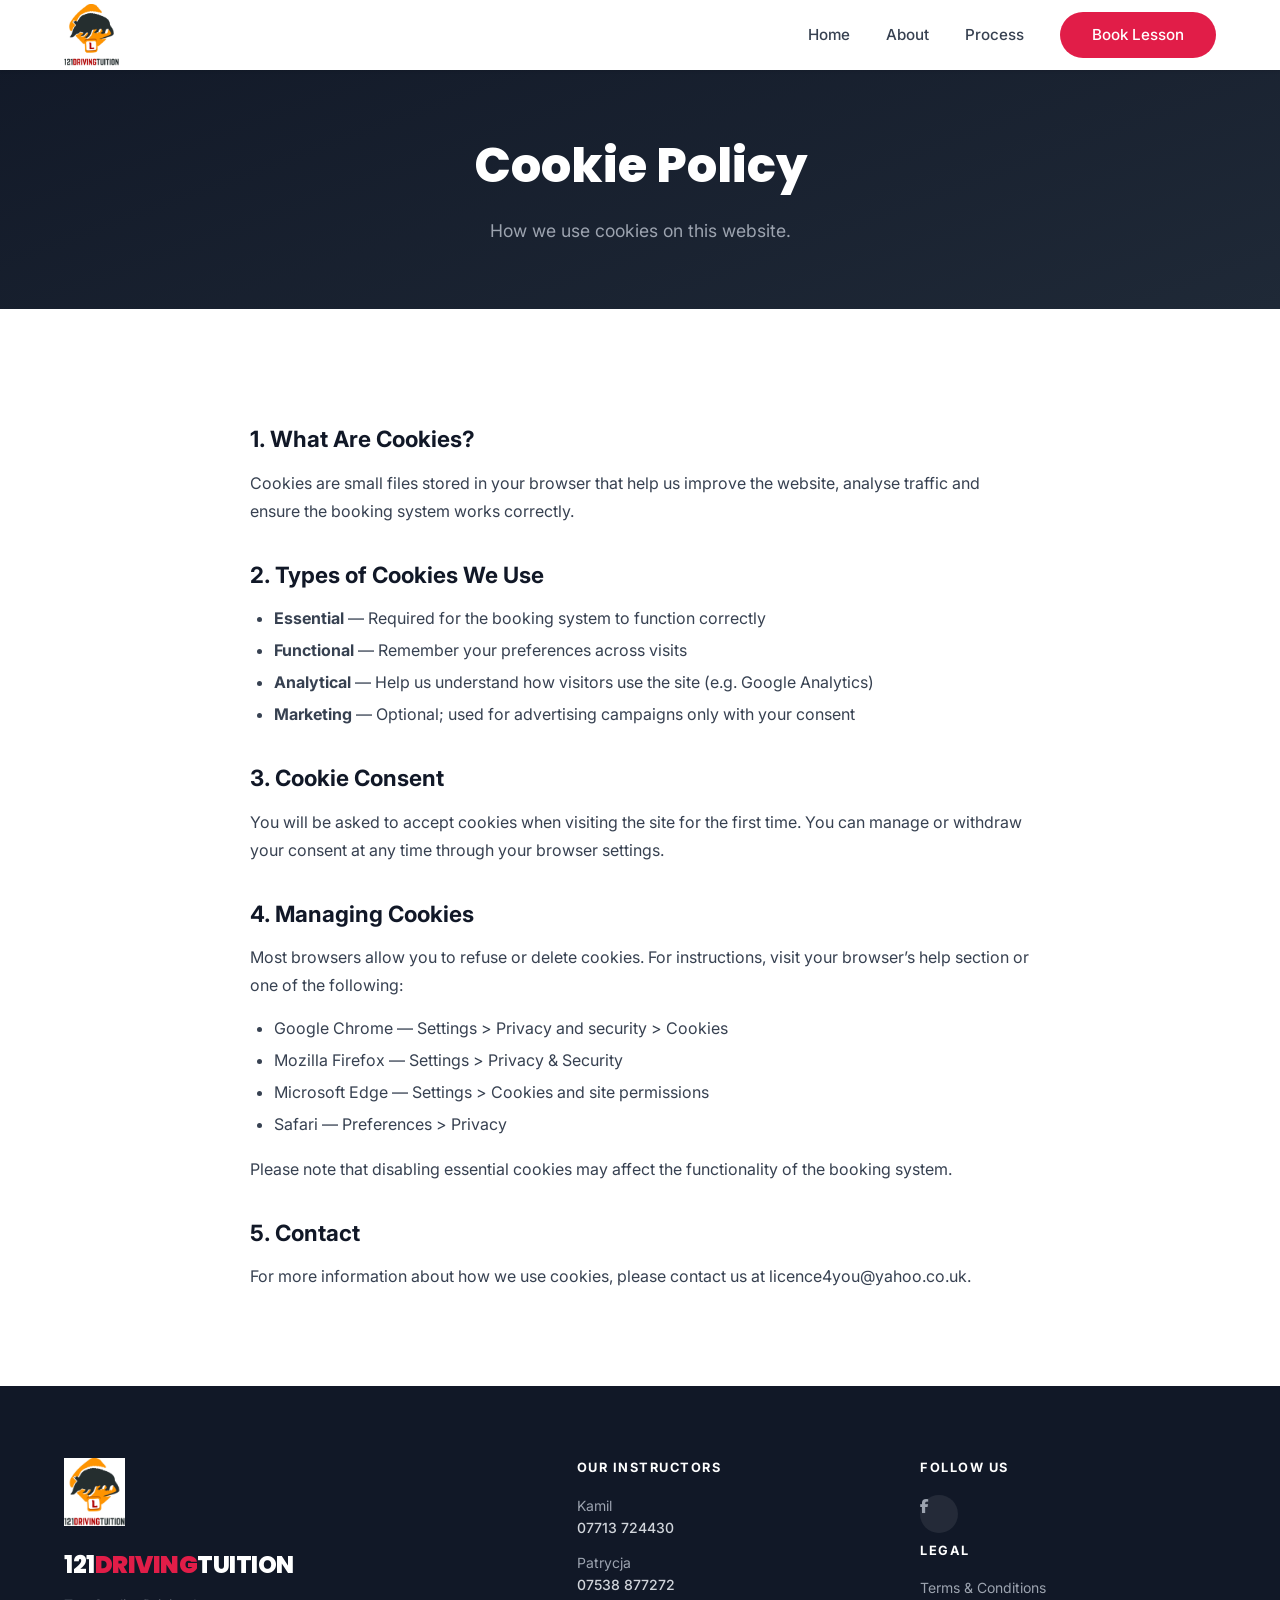
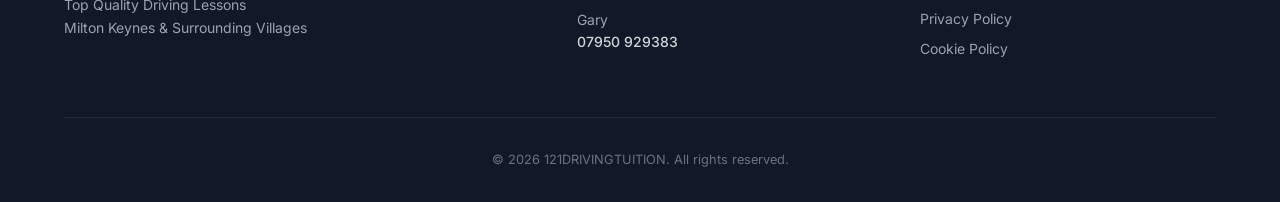
<file: driving_instructor_mk_cookies.html>
<!DOCTYPE html>
<html lang="en">
<head>
  <meta charset="UTF-8">
  <meta name="viewport" content="width=device-width, initial-scale=1.0">
  <title>Cookie Policy | 121DRIVINGTUITION</title>
  <link rel="stylesheet" href="css/driving_instructor_mk_style.css">
  <link rel="preconnect" href="https://fonts.googleapis.com">
  <link rel="preconnect" href="https://fonts.gstatic.com" crossorigin>
  <link href="https://fonts.googleapis.com/css2?family=Inter:wght@400;500;600;700&family=Poppins:wght@600;700;800;900&display=swap" rel="stylesheet">
  <link rel="stylesheet" href="https://cdnjs.cloudflare.com/ajax/libs/font-awesome/6.5.0/css/all.min.css">
</head>
<body>

  <nav class="navbar" id="navbar">
    <div class="nav-inner">
      <a href="index.html" class="nav-logo"><img src="images/driving_instructor_mk_logo.jpg" alt="121DRIVINGTUITION logo"></a>
      <ul class="nav-menu" id="nav-menu">
        <li><a href="index.html"      class="nav-link">Home</a></li>
        <li><a href="driving_instructor_mk_about.html"      class="nav-link">About</a></li>
        <li><a href="driving_instructor_mk_process.html"    class="nav-link">Process</a></li>
        <li><a href="index.html#book" class="nav-link btn-red">Book Lesson</a></li>
      </ul>
      <button class="hamburger" id="hamburger" aria-label="Toggle menu">
        <span></span><span></span><span></span>
      </button>
    </div>
  </nav>

  <section class="page-header">
    <div class="container">
      <h1>Cookie Policy</h1>
      <p>How we use cookies on this website.</p>
    </div>
  </section>

  <section class="legal-content">
    <div class="container">
      <div class="legal-inner">

        <h2>1. What Are Cookies?</h2>
        <p>Cookies are small files stored in your browser that help us improve the website, analyse traffic and ensure the booking system works correctly.</p>

        <h2>2. Types of Cookies We Use</h2>
        <ul>
          <li><strong>Essential</strong> &mdash; Required for the booking system to function correctly</li>
          <li><strong>Functional</strong> &mdash; Remember your preferences across visits</li>
          <li><strong>Analytical</strong> &mdash; Help us understand how visitors use the site (e.g. Google Analytics)</li>
          <li><strong>Marketing</strong> &mdash; Optional; used for advertising campaigns only with your consent</li>
        </ul>

        <h2>3. Cookie Consent</h2>
        <p>You will be asked to accept cookies when visiting the site for the first time. You can manage or withdraw your consent at any time through your browser settings.</p>

        <h2>4. Managing Cookies</h2>
        <p>Most browsers allow you to refuse or delete cookies. For instructions, visit your browser&rsquo;s help section or one of the following:</p>
        <ul>
          <li>Google Chrome &mdash; Settings &gt; Privacy and security &gt; Cookies</li>
          <li>Mozilla Firefox &mdash; Settings &gt; Privacy &amp; Security</li>
          <li>Microsoft Edge &mdash; Settings &gt; Cookies and site permissions</li>
          <li>Safari &mdash; Preferences &gt; Privacy</li>
        </ul>
        <p>Please note that disabling essential cookies may affect the functionality of the booking system.</p>

        <h2>5. Contact</h2>
        <p>For more information about how we use cookies, please contact us at <a href="mailto:licence4you@yahoo.co.uk">licence4you@yahoo.co.uk</a>.</p>

      </div>
    </div>
  </section>

  <footer>
    <div class="container">
      <div class="footer-grid">
        <div class="footer-brand">
          <img src="images/driving_instructor_mk_logo.jpg" alt="121DRIVINGTUITION" class="footer-logo">
          <span class="brand">121<strong>DRIVING</strong>TUITION</span>
          <p>Top Quality Driving Lessons<br>Milton Keynes &amp; Surrounding Villages</p>
        </div>
        <div class="footer-col">
          <h4>Our Instructors</h4>
          <p>Kamil<br><a href="tel:07713724430" class="tel">07713 724430</a></p>
          <p>Patrycja<br><a href="tel:07538877272" class="tel">07538 877272</a></p>
          <p>Gary<br><a href="tel:07950929383" class="tel">07950 929383</a></p>

        </div>
        <div class="footer-col">
          <h4>Follow Us</h4>
          <div class="footer-social">
            <a href="https://www.facebook.com/instruktor.naukijazdy.9" target="_blank" rel="noopener noreferrer" class="social-btn" aria-label="Facebook"><i class="fab fa-facebook-f"></i></a>
          </div>
          <h4>Legal</h4>
          <a href="driving_instructor_mk_terms.html">Terms &amp; Conditions</a>
          <a href="driving_instructor_mk_privacy.html">Privacy Policy</a>
          <a href="driving_instructor_mk_cookies.html">Cookie Policy</a>
        </div>
      </div>
      <p class="footer-bottom">&copy; 2026 121DRIVINGTUITION. All rights reserved.</p>
    </div>
  </footer>

  <script src="js/driving_instructor_mk_main.js"></script>
</body>
</html>
</file>
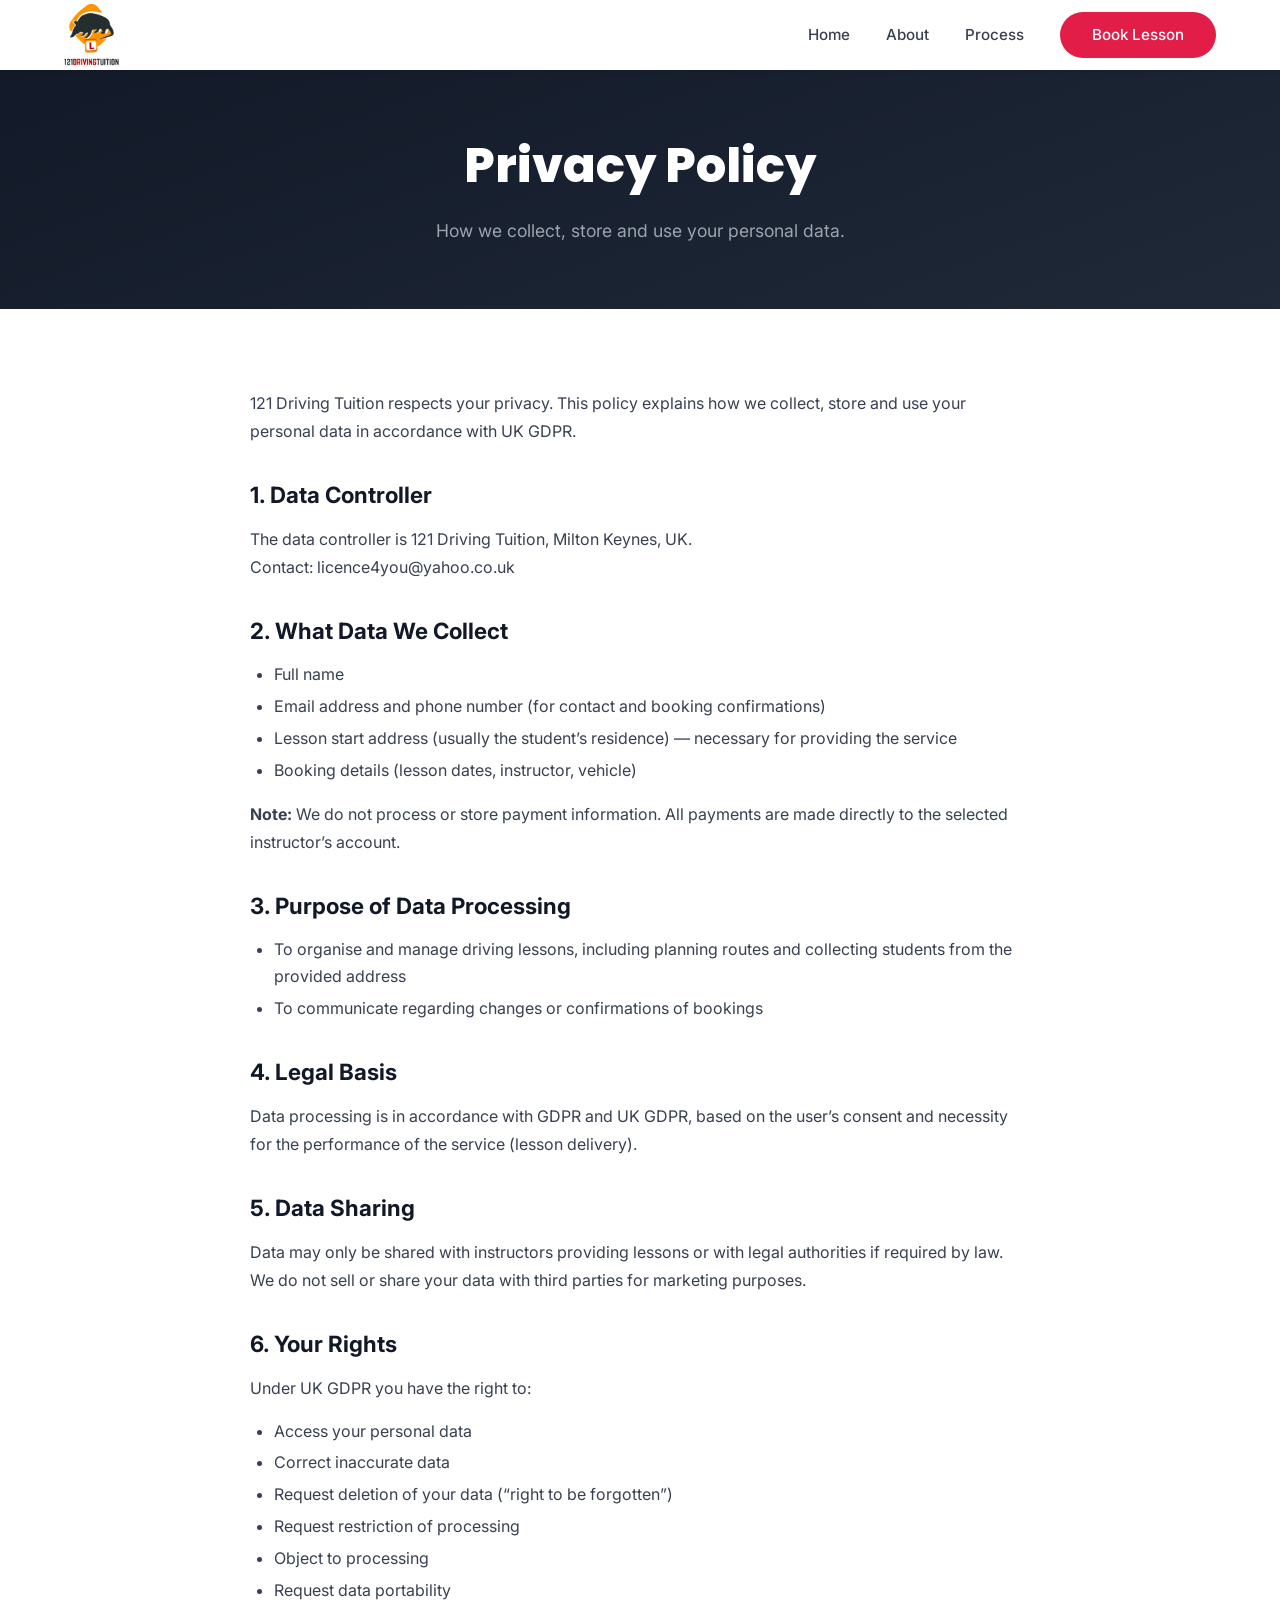
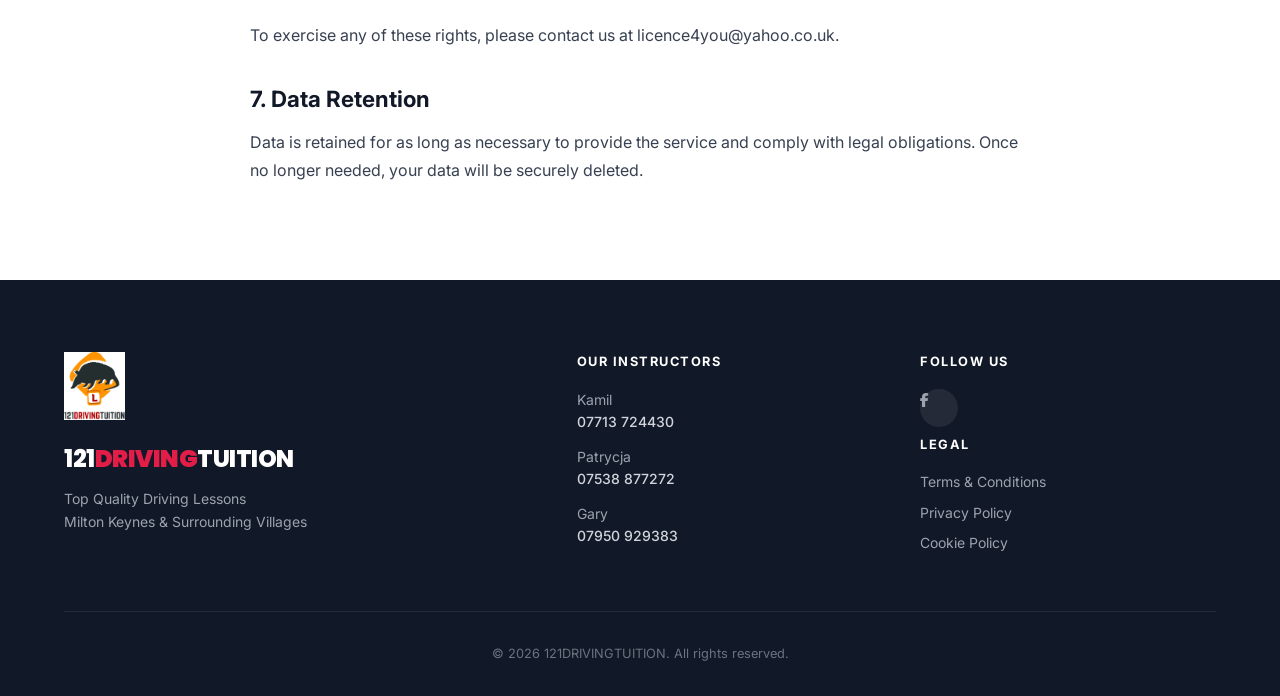
<file: driving_instructor_mk_privacy.html>
<!DOCTYPE html>
<html lang="en">
<head>
  <meta charset="UTF-8">
  <meta name="viewport" content="width=device-width, initial-scale=1.0">
  <title>Privacy Policy | 121DRIVINGTUITION</title>
  <link rel="stylesheet" href="css/driving_instructor_mk_style.css">
  <link rel="preconnect" href="https://fonts.googleapis.com">
  <link rel="preconnect" href="https://fonts.gstatic.com" crossorigin>
  <link href="https://fonts.googleapis.com/css2?family=Inter:wght@400;500;600;700&family=Poppins:wght@600;700;800;900&display=swap" rel="stylesheet">
  <link rel="stylesheet" href="https://cdnjs.cloudflare.com/ajax/libs/font-awesome/6.5.0/css/all.min.css">
</head>
<body>

  <nav class="navbar" id="navbar">
    <div class="nav-inner">
      <a href="index.html" class="nav-logo"><img src="images/driving_instructor_mk_logo.jpg" alt="121DRIVINGTUITION logo"></a>
      <ul class="nav-menu" id="nav-menu">
        <li><a href="index.html"      class="nav-link">Home</a></li>
        <li><a href="driving_instructor_mk_about.html"      class="nav-link">About</a></li>
        <li><a href="driving_instructor_mk_process.html"    class="nav-link">Process</a></li>
        <li><a href="index.html#book" class="nav-link btn-red">Book Lesson</a></li>
      </ul>
      <button class="hamburger" id="hamburger" aria-label="Toggle menu">
        <span></span><span></span><span></span>
      </button>
    </div>
  </nav>

  <section class="page-header">
    <div class="container">
      <h1>Privacy Policy</h1>
      <p>How we collect, store and use your personal data.</p>
    </div>
  </section>

  <section class="legal-content">
    <div class="container">
      <div class="legal-inner">

        <p>121 Driving Tuition respects your privacy. This policy explains how we collect, store and use your personal data in accordance with UK GDPR.</p>

        <h2>1. Data Controller</h2>
        <p>The data controller is 121 Driving Tuition, Milton Keynes, UK.<br>
        Contact: <a href="mailto:licence4you@yahoo.co.uk">licence4you@yahoo.co.uk</a></p>

        <h2>2. What Data We Collect</h2>
        <ul>
          <li>Full name</li>
          <li>Email address and phone number (for contact and booking confirmations)</li>
          <li>Lesson start address (usually the student&rsquo;s residence) &mdash; necessary for providing the service</li>
          <li>Booking details (lesson dates, instructor, vehicle)</li>
        </ul>
        <p><strong>Note:</strong> We do not process or store payment information. All payments are made directly to the selected instructor&rsquo;s account.</p>

        <h2>3. Purpose of Data Processing</h2>
        <ul>
          <li>To organise and manage driving lessons, including planning routes and collecting students from the provided address</li>
          <li>To communicate regarding changes or confirmations of bookings</li>
        </ul>

        <h2>4. Legal Basis</h2>
        <p>Data processing is in accordance with GDPR and UK GDPR, based on the user&rsquo;s consent and necessity for the performance of the service (lesson delivery).</p>

        <h2>5. Data Sharing</h2>
        <p>Data may only be shared with instructors providing lessons or with legal authorities if required by law. We do not sell or share your data with third parties for marketing purposes.</p>

        <h2>6. Your Rights</h2>
        <p>Under UK GDPR you have the right to:</p>
        <ul>
          <li>Access your personal data</li>
          <li>Correct inaccurate data</li>
          <li>Request deletion of your data (&ldquo;right to be forgotten&rdquo;)</li>
          <li>Request restriction of processing</li>
          <li>Object to processing</li>
          <li>Request data portability</li>
        </ul>
        <p>To exercise any of these rights, please contact us at <a href="mailto:licence4you@yahoo.co.uk">licence4you@yahoo.co.uk</a>.</p>

        <h2>7. Data Retention</h2>
        <p>Data is retained for as long as necessary to provide the service and comply with legal obligations. Once no longer needed, your data will be securely deleted.</p>

      </div>
    </div>
  </section>

  <footer>
    <div class="container">
      <div class="footer-grid">
        <div class="footer-brand">
          <img src="images/driving_instructor_mk_logo.jpg" alt="121DRIVINGTUITION" class="footer-logo">
          <span class="brand">121<strong>DRIVING</strong>TUITION</span>
          <p>Top Quality Driving Lessons<br>Milton Keynes &amp; Surrounding Villages</p>
        </div>
        <div class="footer-col">
          <h4>Our Instructors</h4>
          <p>Kamil<br><a href="tel:07713724430" class="tel">07713 724430</a></p>
          <p>Patrycja<br><a href="tel:07538877272" class="tel">07538 877272</a></p>
          <p>Gary<br><a href="tel:07950929383" class="tel">07950 929383</a></p>

        </div>
        <div class="footer-col">
          <h4>Follow Us</h4>
          <div class="footer-social">
            <a href="https://www.facebook.com/instruktor.naukijazdy.9" target="_blank" rel="noopener noreferrer" class="social-btn" aria-label="Facebook"><i class="fab fa-facebook-f"></i></a>
          </div>
          <h4>Legal</h4>
          <a href="driving_instructor_mk_terms.html">Terms &amp; Conditions</a>
          <a href="driving_instructor_mk_privacy.html">Privacy Policy</a>
          <a href="driving_instructor_mk_cookies.html">Cookie Policy</a>
        </div>
      </div>
      <p class="footer-bottom">&copy; 2026 121DRIVINGTUITION. All rights reserved.</p>
    </div>
  </footer>

  <script src="js/driving_instructor_mk_main.js"></script>
</body>
</html>
</file>
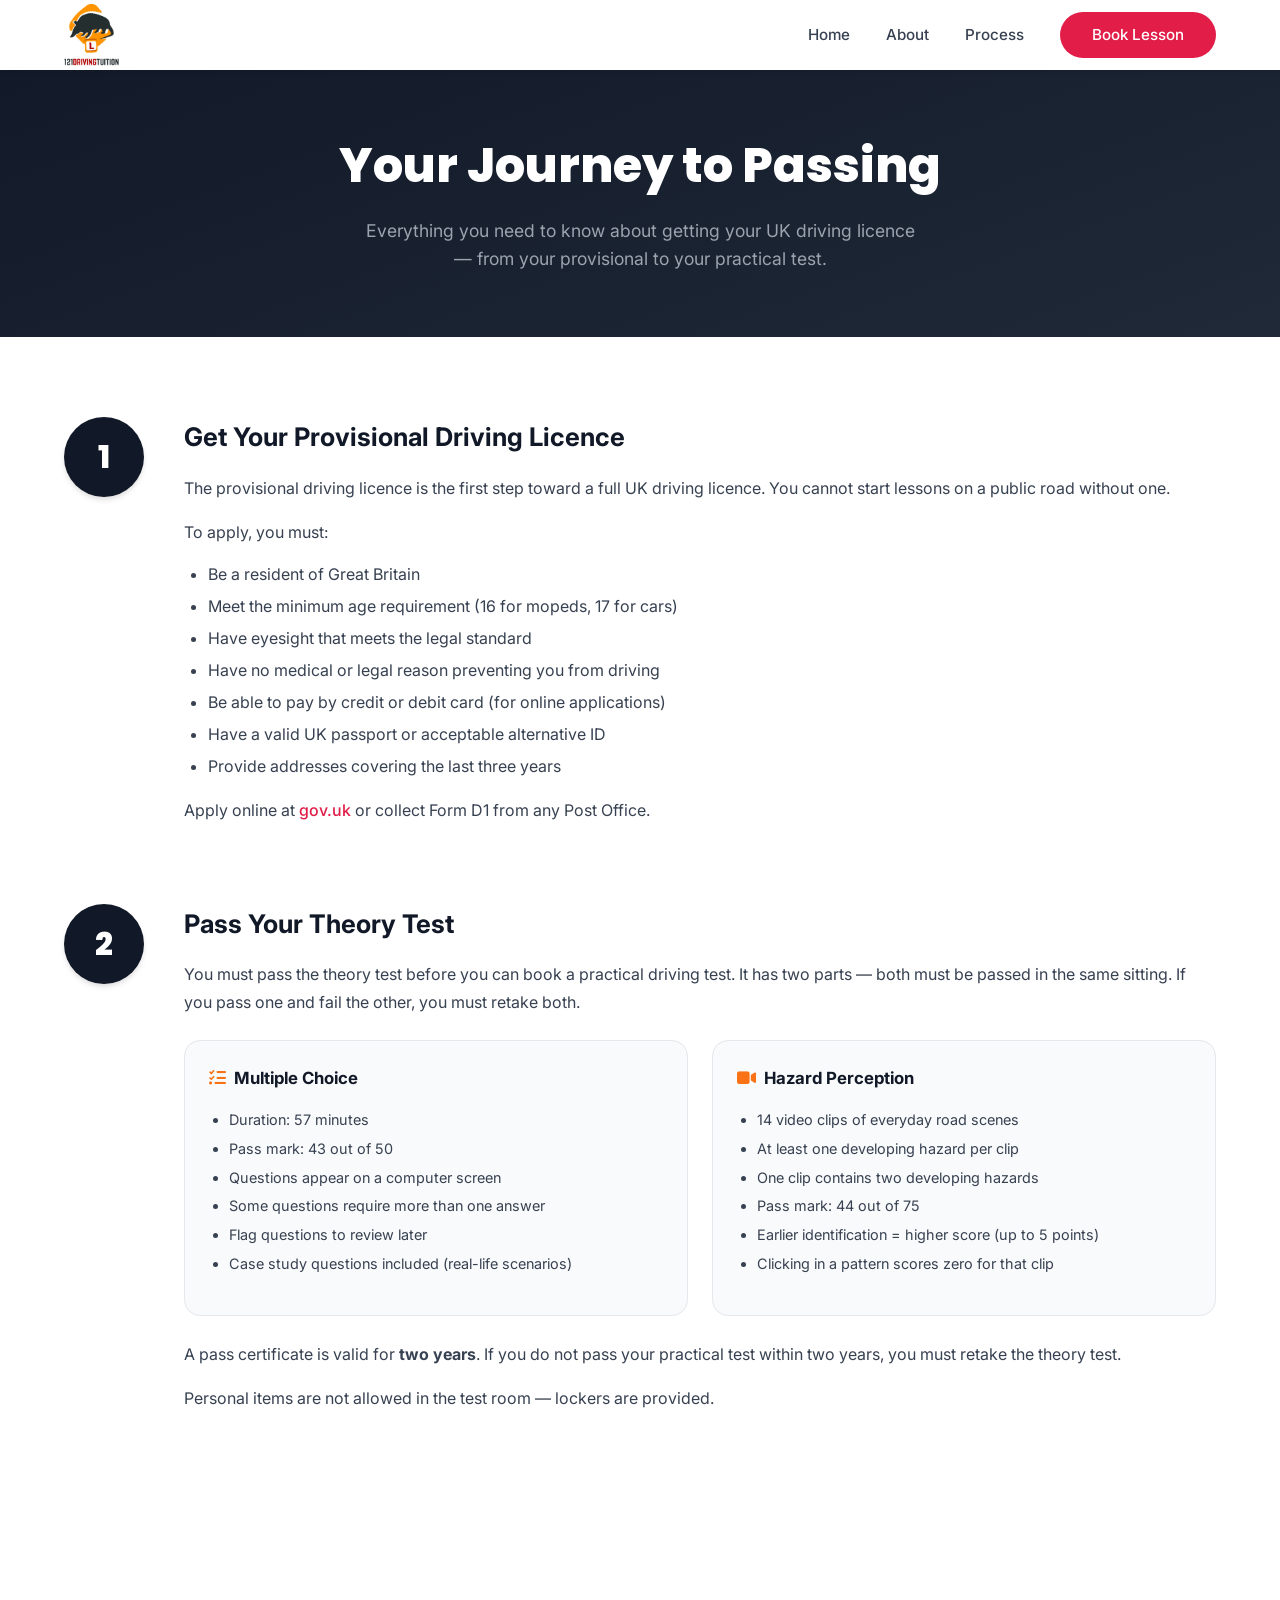
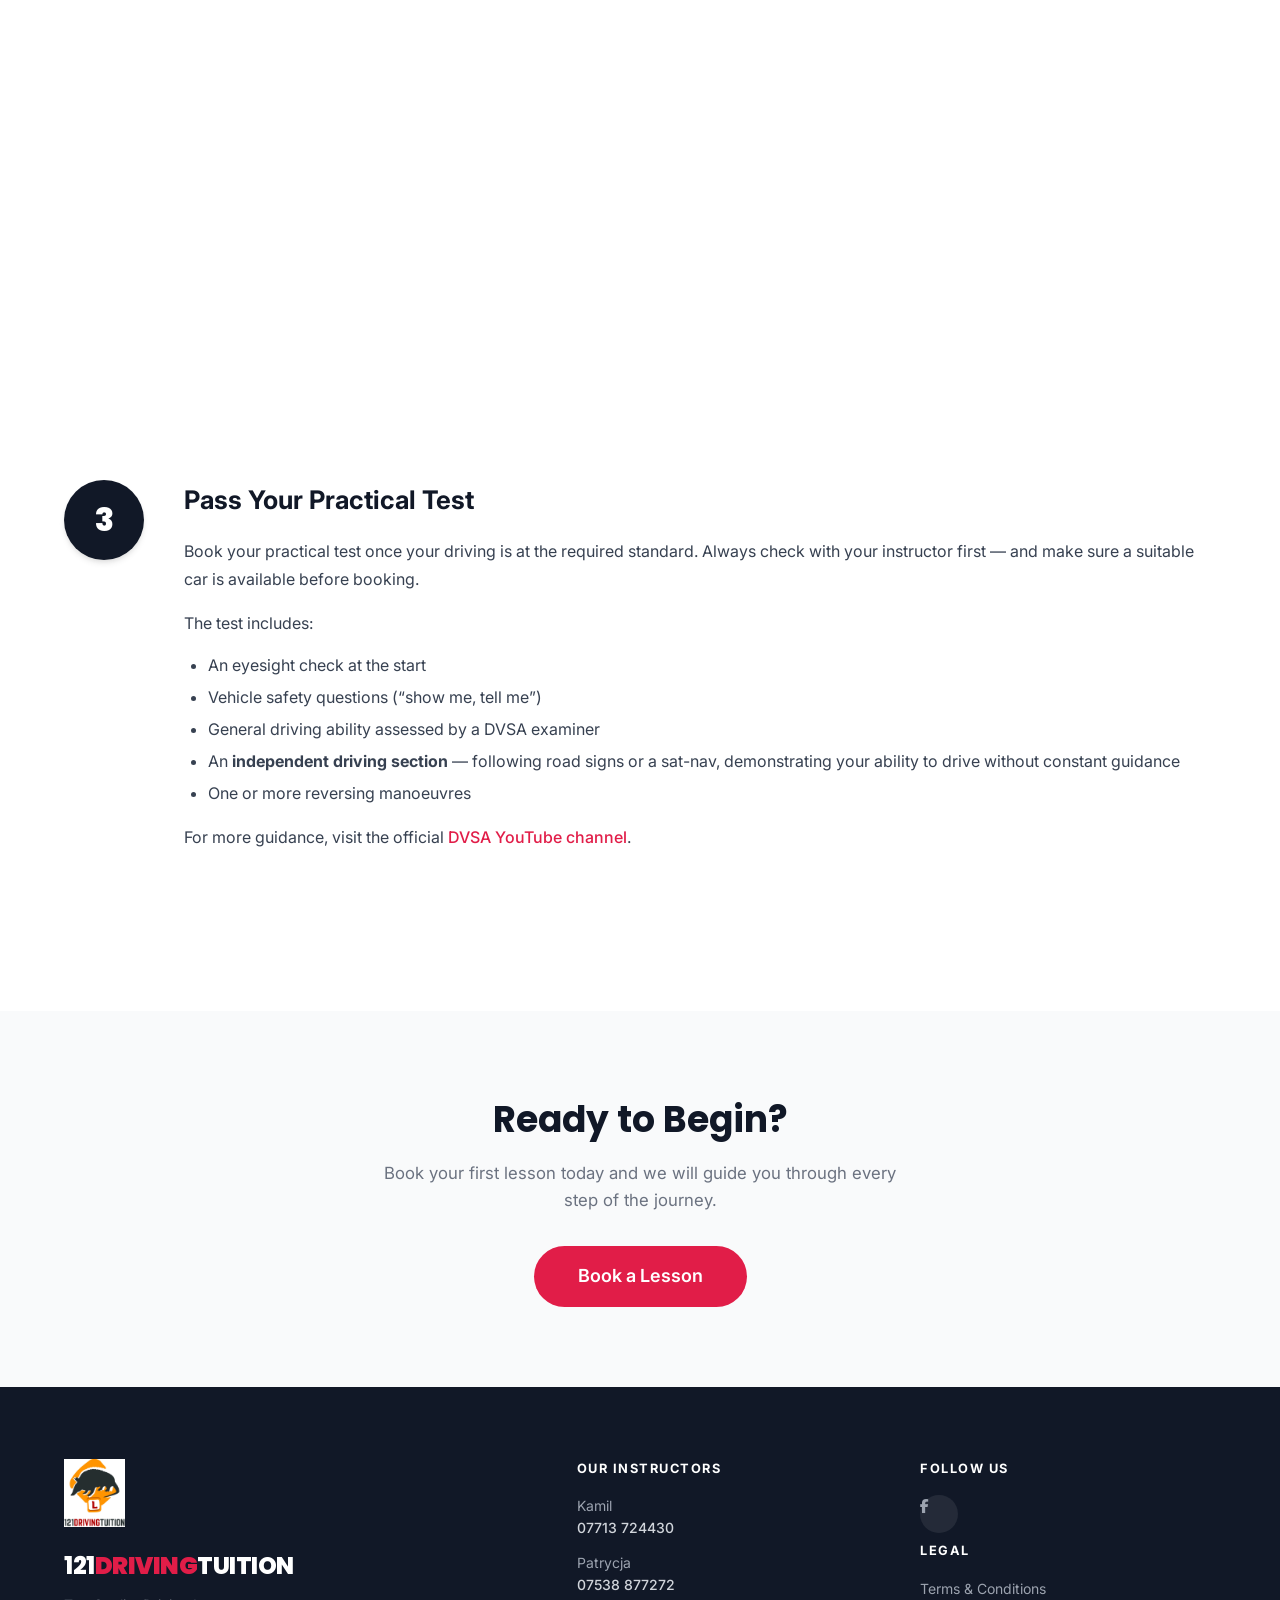
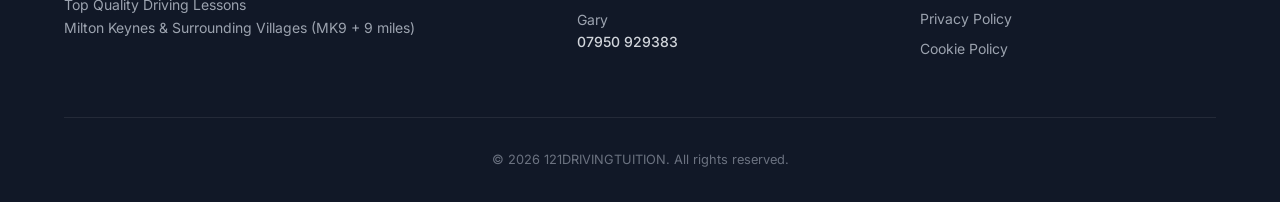
<file: driving_instructor_mk_process.html>
<!DOCTYPE html>
<html lang="en">
<head>
  <meta charset="UTF-8">
  <meta name="viewport" content="width=device-width, initial-scale=1.0">
  <meta name="description" content="Your step-by-step guide to getting a UK driving licence â€” provisional licence, theory test and practical test explained.">
  <title>The Process | 121DRIVINGTUITION</title>
  <link rel="stylesheet" href="css/driving_instructor_mk_style.css">
  <link rel="preconnect" href="https://fonts.googleapis.com">
  <link rel="preconnect" href="https://fonts.gstatic.com" crossorigin>
  <link href="https://fonts.googleapis.com/css2?family=Inter:wght@400;500;600;700&family=Poppins:wght@600;700;800;900&display=swap" rel="stylesheet">
  <link rel="stylesheet" href="https://cdnjs.cloudflare.com/ajax/libs/font-awesome/6.5.0/css/all.min.css">
</head>
<body>

  <!-- ====== NAVBAR ====== -->
  <nav class="navbar" id="navbar">
    <div class="nav-inner">
      <a href="index.html" class="nav-logo">
        <img src="images/driving_instructor_mk_logo.jpg" alt="121DRIVINGTUITION logo">
      </a>
      <ul class="nav-menu" id="nav-menu">
        <li><a href="index.html"       class="nav-link">Home</a></li>
        <li><a href="driving_instructor_mk_about.html"       class="nav-link">About</a></li>
        <li><a href="driving_instructor_mk_process.html"     class="nav-link">Process</a></li>
        <li><a href="index.html#book"  class="nav-link btn-red">Book Lesson</a></li>
      </ul>
      <button class="hamburger" id="hamburger" aria-label="Toggle menu">
        <span></span><span></span><span></span>
      </button>
    </div>
  </nav>

  <!-- ====== PAGE HEADER ====== -->
  <section class="page-header">
    <div class="container">
      <h1>Your Journey to Passing</h1>
      <p>Everything you need to know about getting your UK driving licence &mdash; from your provisional to your practical test.</p>
    </div>
  </section>

  <!-- ====== STEPS ====== -->
  <section class="process-steps">
    <div class="container">

      <!-- Step 1 -->
      <div class="step-item">
        <div class="step-num">1</div>
        <div class="step-body">
          <h2>Get Your Provisional Driving Licence</h2>
          <p>
            The provisional driving licence is the first step toward a full UK driving licence.
            You cannot start lessons on a public road without one.
          </p>
          <p>To apply, you must:</p>
          <ul>
            <li>Be a resident of Great Britain</li>
            <li>Meet the minimum age requirement (16 for mopeds, 17 for cars)</li>
            <li>Have eyesight that meets the legal standard</li>
            <li>Have no medical or legal reason preventing you from driving</li>
            <li>Be able to pay by credit or debit card (for online applications)</li>
            <li>Have a valid UK passport or acceptable alternative ID</li>
            <li>Provide addresses covering the last three years</li>
          </ul>
          <p>
            Apply online at
            <a href="https://www.gov.uk/apply-first-provisional-driving-licence" target="_blank" rel="noopener">gov.uk</a>
            or collect Form D1 from any Post Office.
          </p>
        </div>
      </div>

      <!-- Step 2 -->
      <div class="step-item">
        <div class="step-num">2</div>
        <div class="step-body">
          <h2>Pass Your Theory Test</h2>
          <p>
            You must pass the theory test before you can book a practical driving test.
            It has two parts &mdash; both must be passed in the same sitting.
            If you pass one and fail the other, you must retake both.
          </p>

          <div class="test-grid">
            <div class="test-card">
              <h3><i class="fas fa-list-check" style="color:#F97316;margin-right:.5rem"></i>Multiple Choice</h3>
              <ul>
                <li>Duration: 57 minutes</li>
                <li>Pass mark: 43 out of 50</li>
                <li>Questions appear on a computer screen</li>
                <li>Some questions require more than one answer</li>
                <li>Flag questions to review later</li>
                <li>Case study questions included (real-life scenarios)</li>
              </ul>
            </div>
            <div class="test-card">
              <h3><i class="fas fa-video" style="color:#F97316;margin-right:.5rem"></i>Hazard Perception</h3>
              <ul>
                <li>14 video clips of everyday road scenes</li>
                <li>At least one developing hazard per clip</li>
                <li>One clip contains two developing hazards</li>
                <li>Pass mark: 44 out of 75</li>
                <li>Earlier identification = higher score (up to 5 points)</li>
                <li>Clicking in a pattern scores zero for that clip</li>
              </ul>
            </div>
          </div>

          <p>
            A pass certificate is valid for <strong>two years</strong>.
            If you do not pass your practical test within two years, you must retake the theory test.
          </p>
          <p>Personal items are not allowed in the test room &mdash; lockers are provided.</p>

          <div class="video-wrapper">
            <iframe
              src="https://www.youtube.com/embed/7womeV0brCo"
              title="DVSA Theory Test Guide"
              allow="accelerometer; autoplay; clipboard-write; encrypted-media; gyroscope; picture-in-picture"
              allowfullscreen>
            </iframe>
          </div>
        </div>
      </div>

      <!-- Step 3 -->
      <div class="step-item">
        <div class="step-num">3</div>
        <div class="step-body">
          <h2>Pass Your Practical Test</h2>
          <p>
            Book your practical test once your driving is at the required standard.
            Always check with your instructor first &mdash; and make sure a suitable car is available before booking.
          </p>
          <p>The test includes:</p>
          <ul>
            <li>An eyesight check at the start</li>
            <li>Vehicle safety questions (&ldquo;show me, tell me&rdquo;)</li>
            <li>General driving ability assessed by a DVSA examiner</li>
            <li>An <strong>independent driving section</strong> &mdash; following road signs or a sat-nav, demonstrating your ability to drive without constant guidance</li>
            <li>One or more reversing manoeuvres</li>
          </ul>
          <p>
            For more guidance, visit the official
            <a href="https://www.youtube.com/@dvsagovuk" target="_blank" rel="noopener">DVSA YouTube channel</a>.
          </p>
        </div>
      </div>

    </div>
  </section>

  <!-- ====== CTA ====== -->
  <section class="process-cta">
    <div class="container">
      <h2 class="section-title">Ready to Begin?</h2>
      <p>Book your first lesson today and we will guide you through every step of the journey.</p>
      <a href="index.html#book" class="btn-red large">Book a Lesson</a>
    </div>
  </section>

  <!-- ====== FOOTER ====== -->
  <footer>
    <div class="container">
      <div class="footer-grid">
        <div class="footer-brand">
          <img src="images/driving_instructor_mk_logo.jpg" alt="121DRIVINGTUITION" class="footer-logo">
          <span class="brand">121<strong>DRIVING</strong>TUITION</span>
          <p>Top Quality Driving Lessons<br>Milton Keynes &amp; Surrounding Villages (MK9 + 9 miles)</p>
        </div>
        <div class="footer-col">
          <h4>Our Instructors</h4>
          <p>Kamil<br><a href="tel:07713724430" class="tel">07713 724430</a></p>
          <p>Patrycja<br><a href="tel:07538877272" class="tel">07538 877272</a></p>
          <p>Gary<br><a href="tel:07950929383" class="tel">07950 929383</a></p>

        </div>
        <div class="footer-col">
          <h4>Follow Us</h4>
          <div class="footer-social">
            <a href="https://www.facebook.com/instruktor.naukijazdy.9"
               target="_blank" rel="noopener noreferrer"
               class="social-btn" aria-label="Facebook">
              <i class="fab fa-facebook-f"></i>
            </a>
          </div>
          <h4>Legal</h4>
          <a href="driving_instructor_mk_terms.html">Terms &amp; Conditions</a>
          <a href="driving_instructor_mk_privacy.html">Privacy Policy</a>
          <a href="driving_instructor_mk_cookies.html">Cookie Policy</a>
        </div>
      </div>
      <p class="footer-bottom">&copy; 2026 121DRIVINGTUITION. All rights reserved.</p>
    </div>
  </footer>

  <script src="js/driving_instructor_mk_main.js"></script>
</body>
</html>
</file>
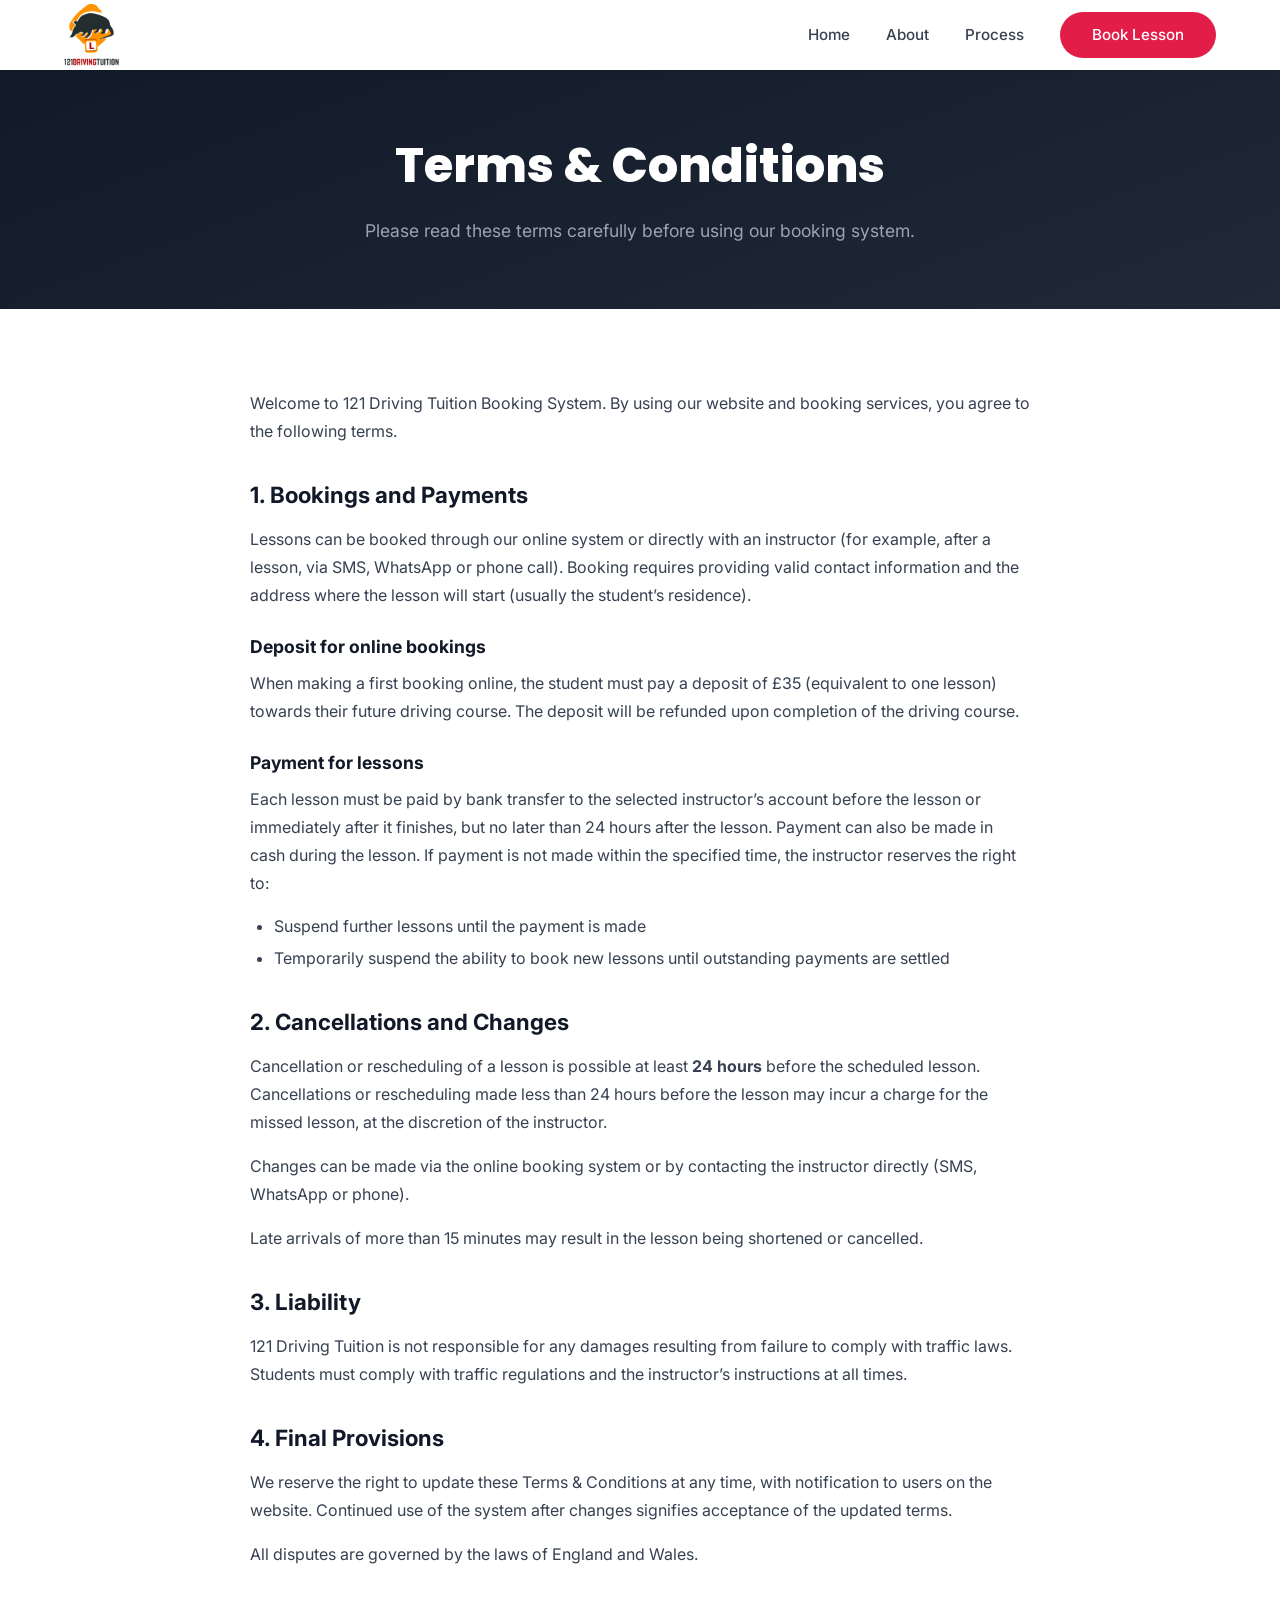
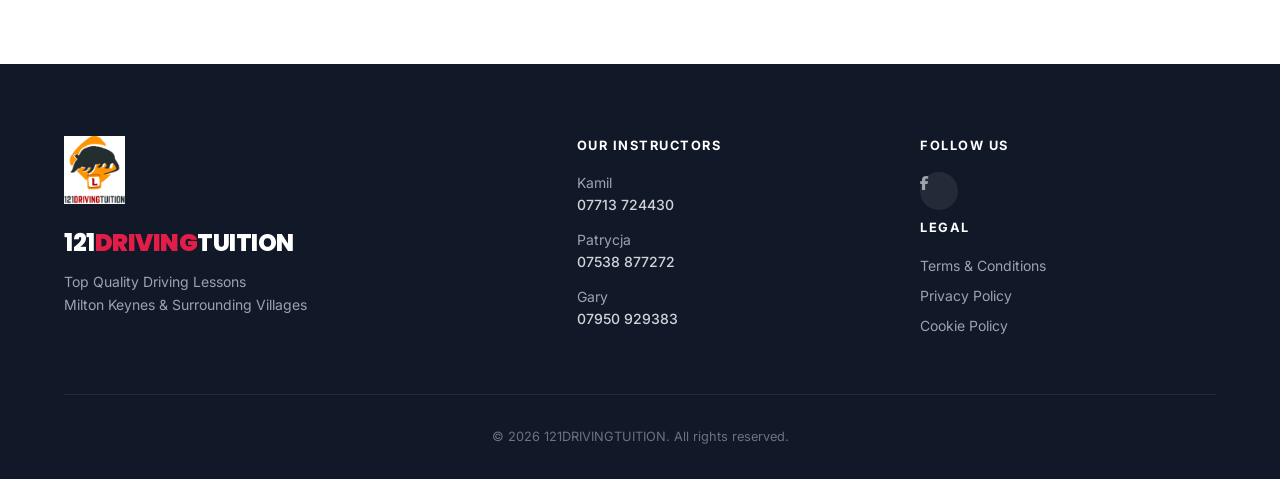
<file: driving_instructor_mk_terms.html>
<!DOCTYPE html>
<html lang="en">
<head>
  <meta charset="UTF-8">
  <meta name="viewport" content="width=device-width, initial-scale=1.0">
  <title>Terms &amp; Conditions | 121DRIVINGTUITION</title>
  <link rel="stylesheet" href="css/driving_instructor_mk_style.css">
  <link rel="preconnect" href="https://fonts.googleapis.com">
  <link rel="preconnect" href="https://fonts.gstatic.com" crossorigin>
  <link href="https://fonts.googleapis.com/css2?family=Inter:wght@400;500;600;700&family=Poppins:wght@600;700;800;900&display=swap" rel="stylesheet">
  <link rel="stylesheet" href="https://cdnjs.cloudflare.com/ajax/libs/font-awesome/6.5.0/css/all.min.css">
</head>
<body>

  <nav class="navbar" id="navbar">
    <div class="nav-inner">
      <a href="index.html" class="nav-logo"><img src="images/driving_instructor_mk_logo.jpg" alt="121DRIVINGTUITION logo"></a>
      <ul class="nav-menu" id="nav-menu">
        <li><a href="index.html"      class="nav-link">Home</a></li>
        <li><a href="driving_instructor_mk_about.html"      class="nav-link">About</a></li>
        <li><a href="driving_instructor_mk_process.html"    class="nav-link">Process</a></li>
        <li><a href="index.html#book" class="nav-link btn-red">Book Lesson</a></li>
      </ul>
      <button class="hamburger" id="hamburger" aria-label="Toggle menu">
        <span></span><span></span><span></span>
      </button>
    </div>
  </nav>

  <section class="page-header">
    <div class="container">
      <h1>Terms &amp; Conditions</h1>
      <p>Please read these terms carefully before using our booking system.</p>
    </div>
  </section>

  <section class="legal-content">
    <div class="container">
      <div class="legal-inner">

        <p>Welcome to 121 Driving Tuition Booking System. By using our website and booking services, you agree to the following terms.</p>

        <h2>1. Bookings and Payments</h2>
        <p>Lessons can be booked through our online system or directly with an instructor (for example, after a lesson, via SMS, WhatsApp or phone call). Booking requires providing valid contact information and the address where the lesson will start (usually the student&rsquo;s residence).</p>

        <h3>Deposit for online bookings</h3>
        <p>When making a first booking online, the student must pay a deposit of &pound;35 (equivalent to one lesson) towards their future driving course. The deposit will be refunded upon completion of the driving course.</p>

        <h3>Payment for lessons</h3>
        <p>Each lesson must be paid by bank transfer to the selected instructor&rsquo;s account before the lesson or immediately after it finishes, but no later than 24 hours after the lesson. Payment can also be made in cash during the lesson. If payment is not made within the specified time, the instructor reserves the right to:</p>
        <ul>
          <li>Suspend further lessons until the payment is made</li>
          <li>Temporarily suspend the ability to book new lessons until outstanding payments are settled</li>
        </ul>

        <h2>2. Cancellations and Changes</h2>
        <p>Cancellation or rescheduling of a lesson is possible at least <strong>24 hours</strong> before the scheduled lesson. Cancellations or rescheduling made less than 24 hours before the lesson may incur a charge for the missed lesson, at the discretion of the instructor.</p>
        <p>Changes can be made via the online booking system or by contacting the instructor directly (SMS, WhatsApp or phone).</p>
        <p>Late arrivals of more than 15 minutes may result in the lesson being shortened or cancelled.</p>

        <h2>3. Liability</h2>
        <p>121 Driving Tuition is not responsible for any damages resulting from failure to comply with traffic laws. Students must comply with traffic regulations and the instructor&rsquo;s instructions at all times.</p>

        <h2>4. Final Provisions</h2>
        <p>We reserve the right to update these Terms &amp; Conditions at any time, with notification to users on the website. Continued use of the system after changes signifies acceptance of the updated terms.</p>
        <p>All disputes are governed by the laws of England and Wales.</p>

      </div>
    </div>
  </section>

  <footer>
    <div class="container">
      <div class="footer-grid">
        <div class="footer-brand">
          <img src="images/driving_instructor_mk_logo.jpg" alt="121DRIVINGTUITION" class="footer-logo">
          <span class="brand">121<strong>DRIVING</strong>TUITION</span>
          <p>Top Quality Driving Lessons<br>Milton Keynes &amp; Surrounding Villages</p>
        </div>
        <div class="footer-col">
          <h4>Our Instructors</h4>
          <p>Kamil<br><a href="tel:07713724430" class="tel">07713 724430</a></p>
          <p>Patrycja<br><a href="tel:07538877272" class="tel">07538 877272</a></p>
          <p>Gary<br><a href="tel:07950929383" class="tel">07950 929383</a></p>

        </div>
        <div class="footer-col">
          <h4>Follow Us</h4>
          <div class="footer-social">
            <a href="https://www.facebook.com/instruktor.naukijazdy.9" target="_blank" rel="noopener noreferrer" class="social-btn" aria-label="Facebook"><i class="fab fa-facebook-f"></i></a>
          </div>
          <h4>Legal</h4>
          <a href="driving_instructor_mk_terms.html">Terms &amp; Conditions</a>
          <a href="driving_instructor_mk_privacy.html">Privacy Policy</a>
          <a href="driving_instructor_mk_cookies.html">Cookie Policy</a>
        </div>
      </div>
      <p class="footer-bottom">&copy; 2026 121DRIVINGTUITION. All rights reserved.</p>
    </div>
  </footer>

  <script src="js/driving_instructor_mk_main.js"></script>
</body>
</html>
</file>
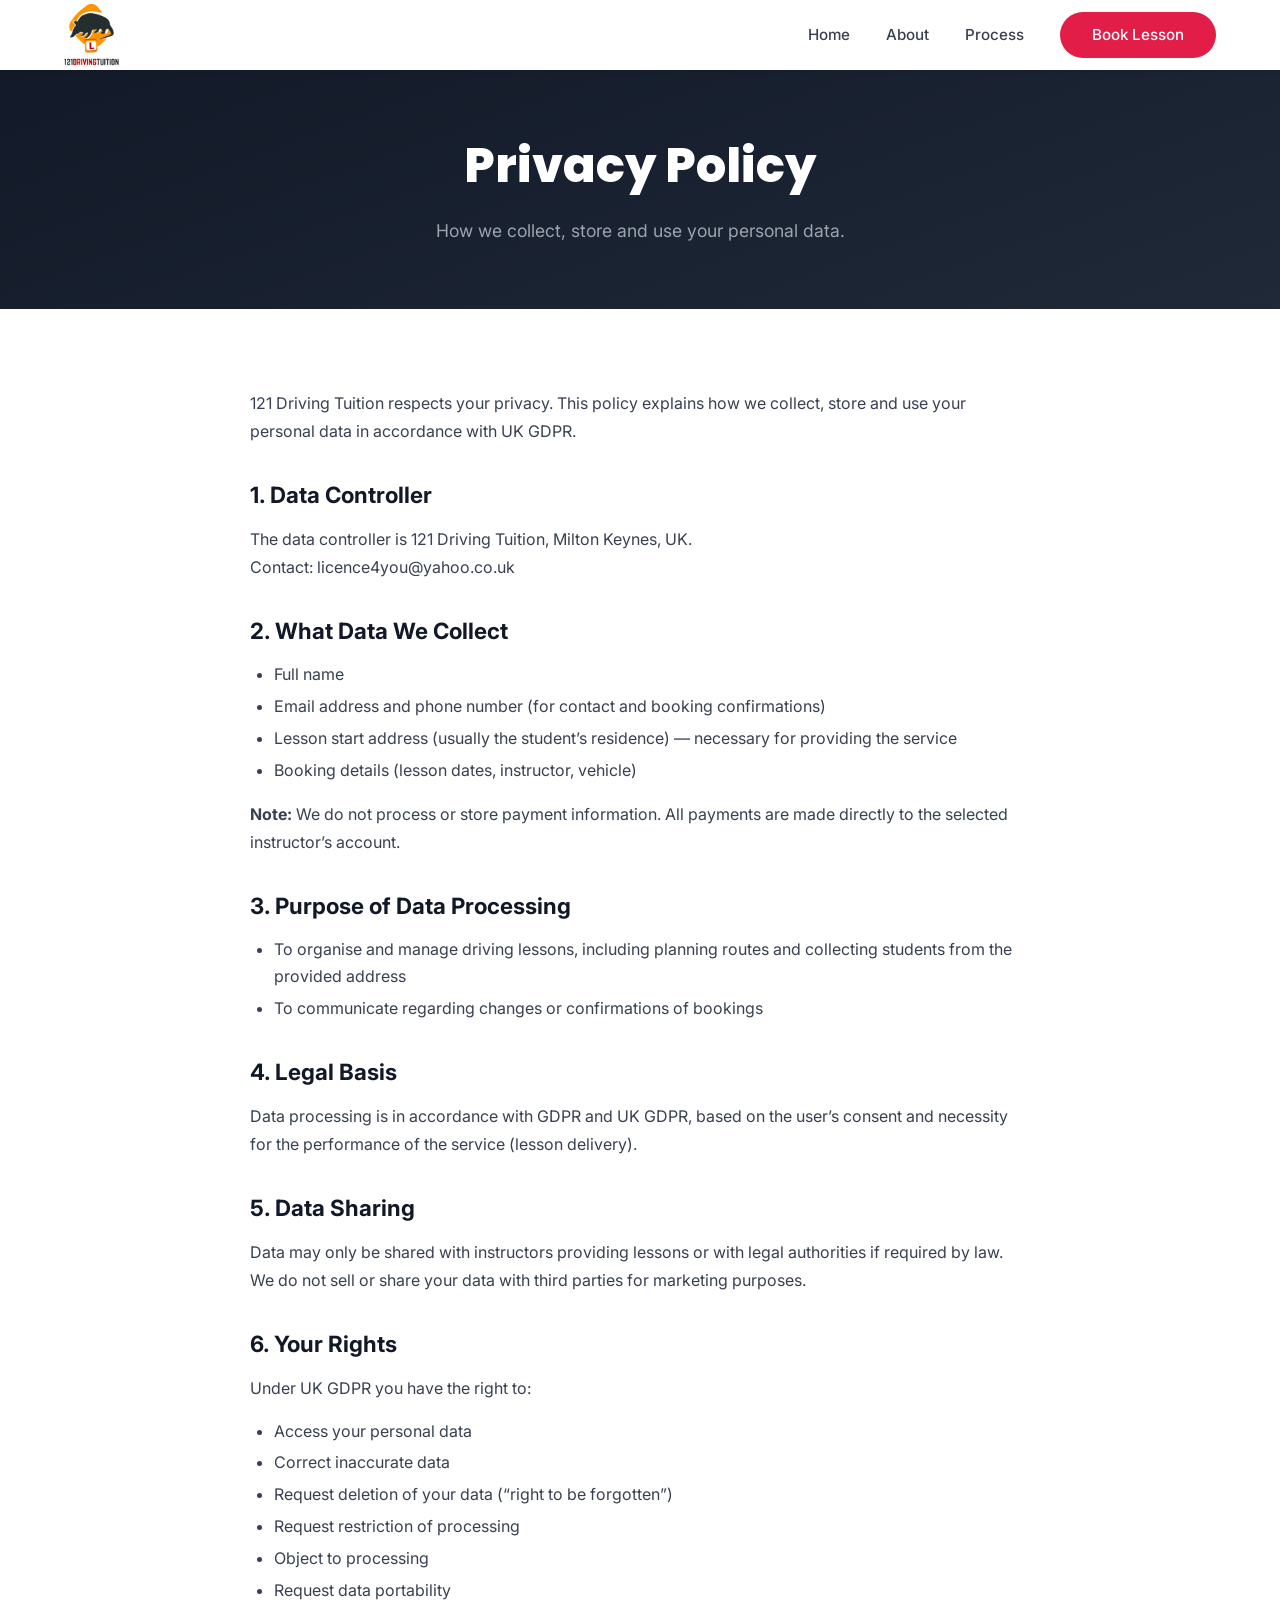
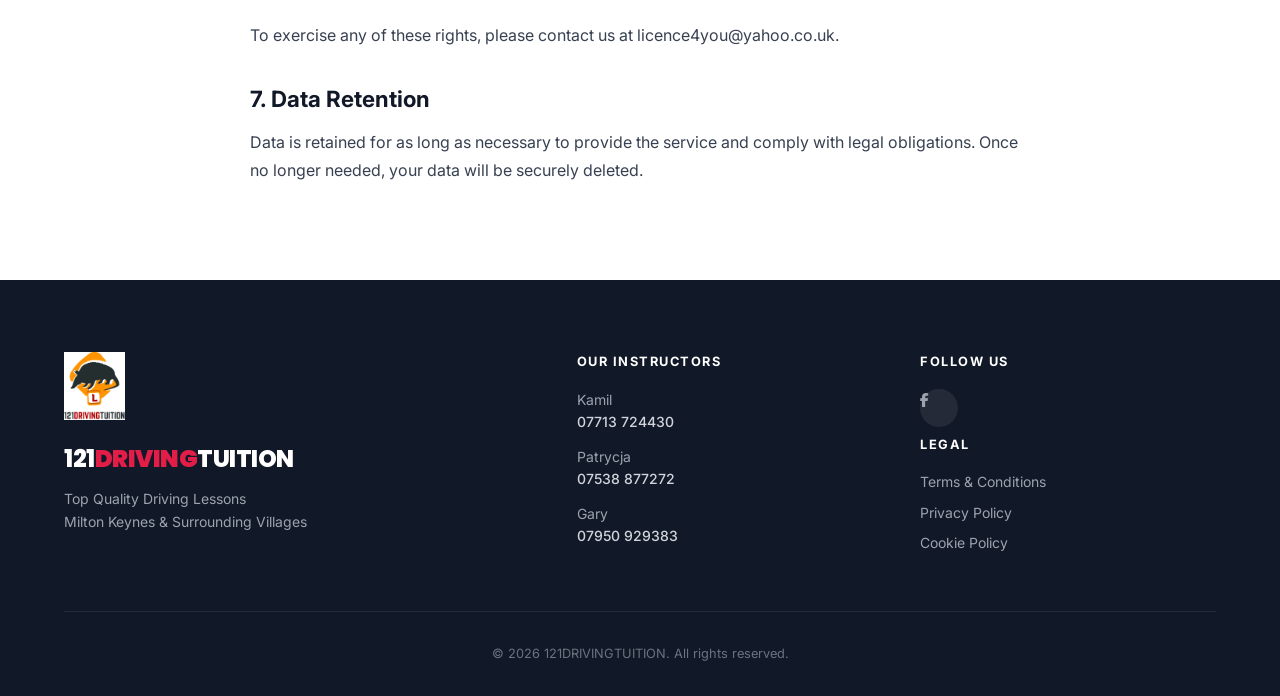
<file: privacy.html>
<!DOCTYPE html>
<html lang="en">
<head>
  <meta charset="UTF-8">
  <meta name="viewport" content="width=device-width, initial-scale=1.0">
  <title>Privacy Policy | 121DRIVINGTUITION</title>
  <link rel="stylesheet" href="css/style.css">
  <link rel="preconnect" href="https://fonts.googleapis.com">
  <link rel="preconnect" href="https://fonts.gstatic.com" crossorigin>
  <link href="https://fonts.googleapis.com/css2?family=Inter:wght@400;500;600;700&family=Poppins:wght@600;700;800;900&display=swap" rel="stylesheet">
  <link rel="stylesheet" href="https://cdnjs.cloudflare.com/ajax/libs/font-awesome/6.5.0/css/all.min.css">
</head>
<body>

  <nav class="navbar" id="navbar">
    <div class="nav-inner">
      <a href="index.html" class="nav-logo"><img src="images/logo.jpg" alt="121DRIVINGTUITION logo"></a>
      <ul class="nav-menu" id="nav-menu">
        <li><a href="index.html"      class="nav-link">Home</a></li>
        <li><a href="about.html"      class="nav-link">About</a></li>
        <li><a href="process.html"    class="nav-link">Process</a></li>
        <li><a href="index.html#book" class="nav-link btn-red">Book Lesson</a></li>
      </ul>
      <button class="hamburger" id="hamburger" aria-label="Toggle menu">
        <span></span><span></span><span></span>
      </button>
    </div>
  </nav>

  <section class="page-header">
    <div class="container">
      <h1>Privacy Policy</h1>
      <p>How we collect, store and use your personal data.</p>
    </div>
  </section>

  <section class="legal-content">
    <div class="container">
      <div class="legal-inner">

        <p>121 Driving Tuition respects your privacy. This policy explains how we collect, store and use your personal data in accordance with UK GDPR.</p>

        <h2>1. Data Controller</h2>
        <p>The data controller is 121 Driving Tuition, Milton Keynes, UK.<br>
        Contact: <a href="mailto:licence4you@yahoo.co.uk">licence4you@yahoo.co.uk</a></p>

        <h2>2. What Data We Collect</h2>
        <ul>
          <li>Full name</li>
          <li>Email address and phone number (for contact and booking confirmations)</li>
          <li>Lesson start address (usually the student&rsquo;s residence) &mdash; necessary for providing the service</li>
          <li>Booking details (lesson dates, instructor, vehicle)</li>
        </ul>
        <p><strong>Note:</strong> We do not process or store payment information. All payments are made directly to the selected instructor&rsquo;s account.</p>

        <h2>3. Purpose of Data Processing</h2>
        <ul>
          <li>To organise and manage driving lessons, including planning routes and collecting students from the provided address</li>
          <li>To communicate regarding changes or confirmations of bookings</li>
        </ul>

        <h2>4. Legal Basis</h2>
        <p>Data processing is in accordance with GDPR and UK GDPR, based on the user&rsquo;s consent and necessity for the performance of the service (lesson delivery).</p>

        <h2>5. Data Sharing</h2>
        <p>Data may only be shared with instructors providing lessons or with legal authorities if required by law. We do not sell or share your data with third parties for marketing purposes.</p>

        <h2>6. Your Rights</h2>
        <p>Under UK GDPR you have the right to:</p>
        <ul>
          <li>Access your personal data</li>
          <li>Correct inaccurate data</li>
          <li>Request deletion of your data (&ldquo;right to be forgotten&rdquo;)</li>
          <li>Request restriction of processing</li>
          <li>Object to processing</li>
          <li>Request data portability</li>
        </ul>
        <p>To exercise any of these rights, please contact us at <a href="mailto:licence4you@yahoo.co.uk">licence4you@yahoo.co.uk</a>.</p>

        <h2>7. Data Retention</h2>
        <p>Data is retained for as long as necessary to provide the service and comply with legal obligations. Once no longer needed, your data will be securely deleted.</p>

      </div>
    </div>
  </section>

  <footer>
    <div class="container">
      <div class="footer-grid">
        <div class="footer-brand">
          <img src="images/logo.jpg" alt="121DRIVINGTUITION" class="footer-logo">
          <span class="brand">121<strong>DRIVING</strong>TUITION</span>
          <p>Top Quality Driving Lessons<br>Milton Keynes &amp; Surrounding Villages</p>
        </div>
        <div class="footer-col">
          <h4>Our Instructors</h4>
          <p>Kamil<br><a href="tel:07713724430" class="tel">07713 724430</a></p>
          <p>Patrycja<br><a href="tel:07538877272" class="tel">07538 877272</a></p>
          <p>Gary<br><a href="tel:07950929383" class="tel">07950 929383</a></p>

        </div>
        <div class="footer-col">
          <h4>Follow Us</h4>
          <div class="footer-social">
            <a href="https://www.facebook.com/instruktor.naukijazdy.9" target="_blank" rel="noopener noreferrer" class="social-btn" aria-label="Facebook"><i class="fab fa-facebook-f"></i></a>
          </div>
          <h4>Legal</h4>
          <a href="terms.html">Terms &amp; Conditions</a>
          <a href="privacy.html">Privacy Policy</a>
          <a href="cookies.html">Cookie Policy</a>
        </div>
      </div>
      <p class="footer-bottom">&copy; 2026 121DRIVINGTUITION. All rights reserved.</p>
    </div>
  </footer>

  <script src="js/main.js"></script>
</body>
</html>
</file>
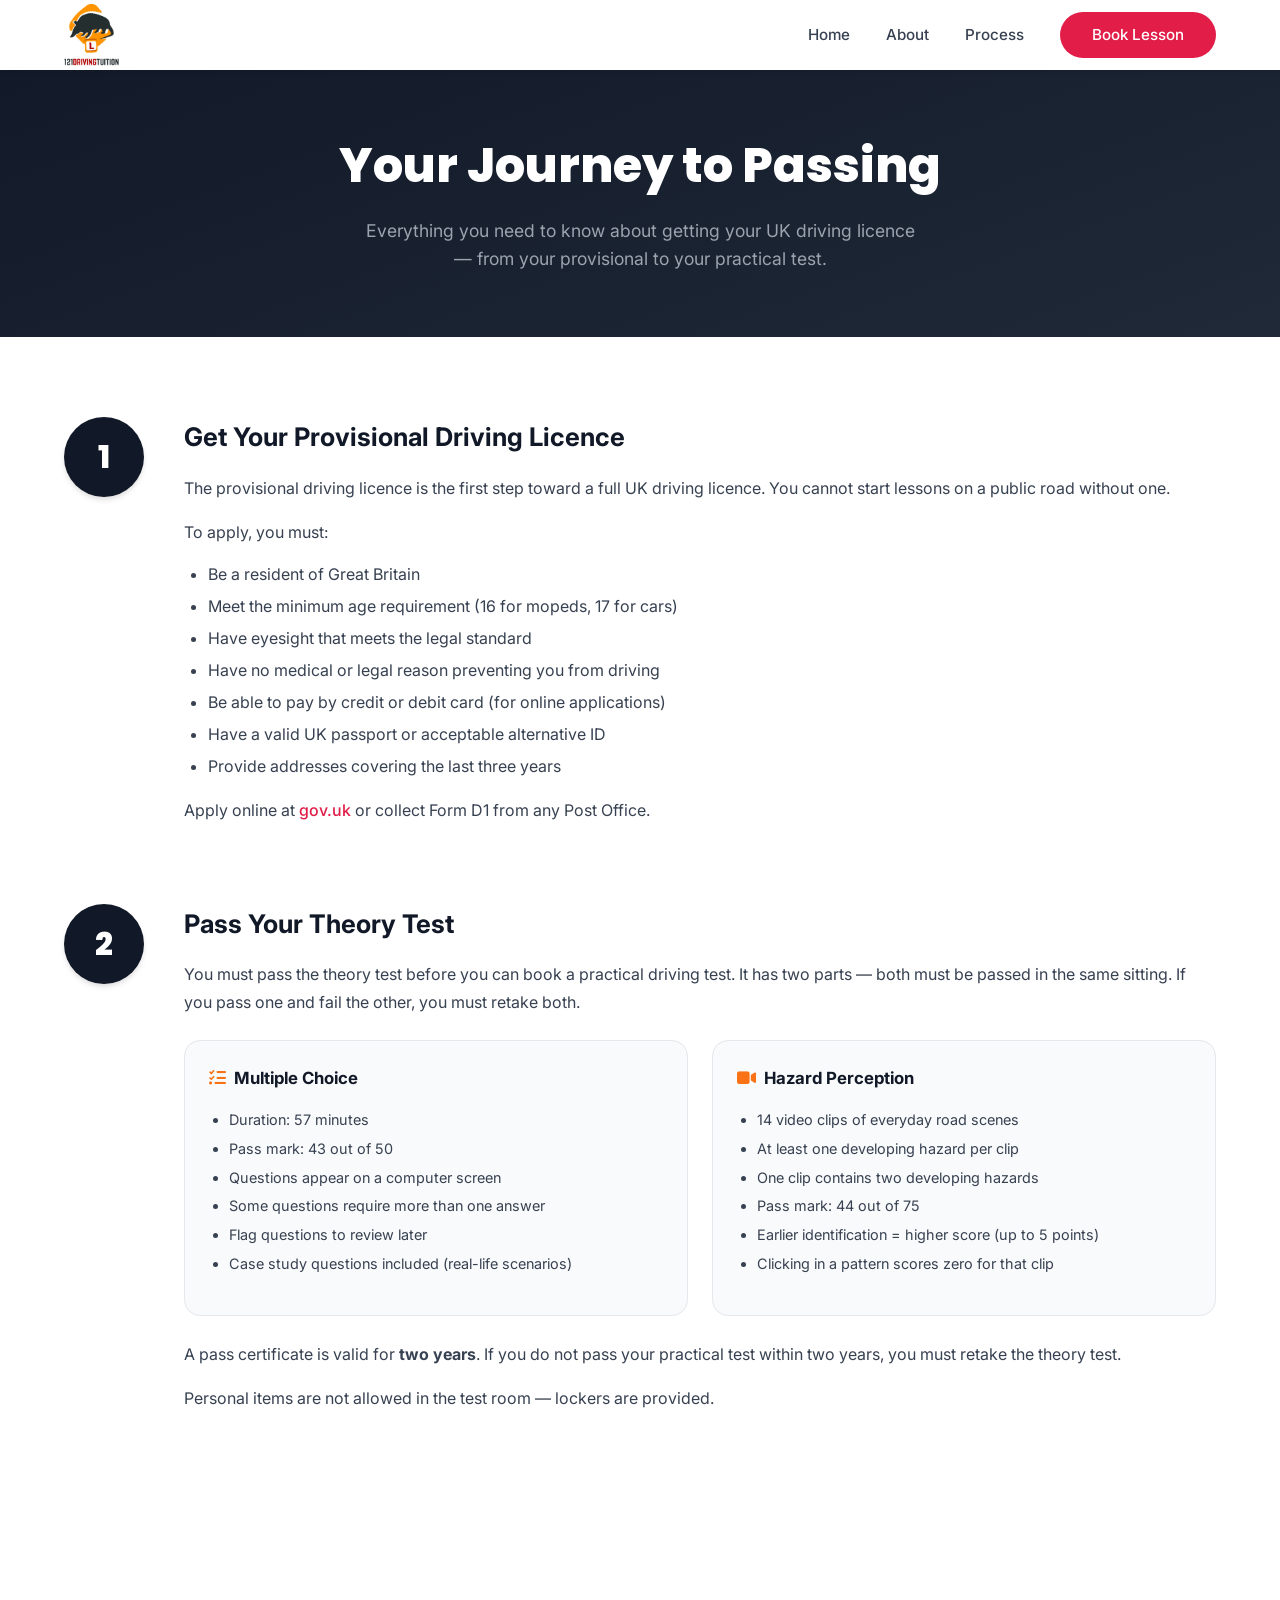
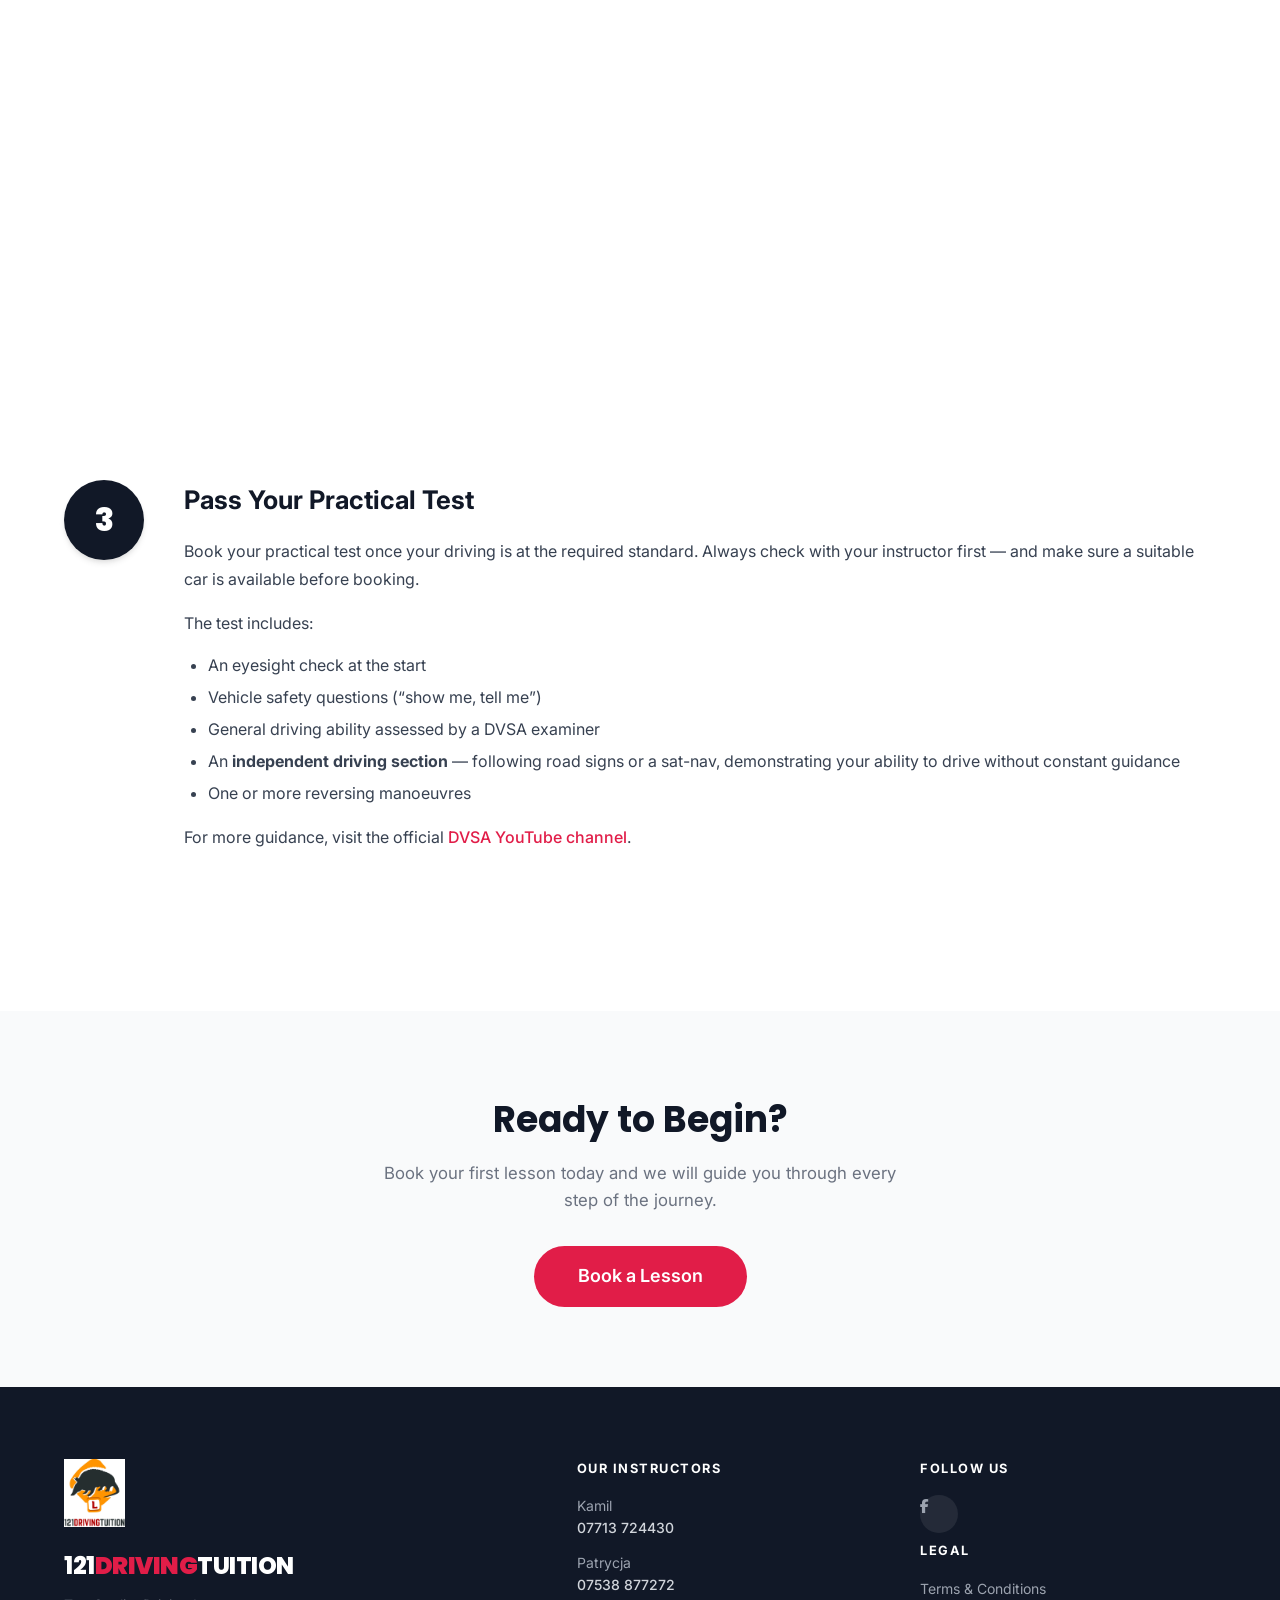
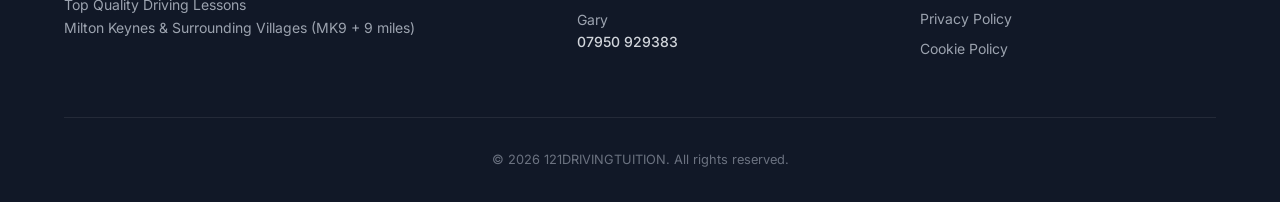
<file: process.html>
<!DOCTYPE html>
<html lang="en">
<head>
  <meta charset="UTF-8">
  <meta name="viewport" content="width=device-width, initial-scale=1.0">
  <meta name="description" content="Your step-by-step guide to getting a UK driving licence â€” provisional licence, theory test and practical test explained.">
  <title>The Process | 121DRIVINGTUITION</title>
  <link rel="stylesheet" href="css/style.css">
  <link rel="preconnect" href="https://fonts.googleapis.com">
  <link rel="preconnect" href="https://fonts.gstatic.com" crossorigin>
  <link href="https://fonts.googleapis.com/css2?family=Inter:wght@400;500;600;700&family=Poppins:wght@600;700;800;900&display=swap" rel="stylesheet">
  <link rel="stylesheet" href="https://cdnjs.cloudflare.com/ajax/libs/font-awesome/6.5.0/css/all.min.css">
</head>
<body>

  <!-- ====== NAVBAR ====== -->
  <nav class="navbar" id="navbar">
    <div class="nav-inner">
      <a href="index.html" class="nav-logo">
        <img src="images/logo.jpg" alt="121DRIVINGTUITION logo">
      </a>
      <ul class="nav-menu" id="nav-menu">
        <li><a href="index.html"       class="nav-link">Home</a></li>
        <li><a href="about.html"       class="nav-link">About</a></li>
        <li><a href="process.html"     class="nav-link">Process</a></li>
        <li><a href="index.html#book"  class="nav-link btn-red">Book Lesson</a></li>
      </ul>
      <button class="hamburger" id="hamburger" aria-label="Toggle menu">
        <span></span><span></span><span></span>
      </button>
    </div>
  </nav>

  <!-- ====== PAGE HEADER ====== -->
  <section class="page-header">
    <div class="container">
      <h1>Your Journey to Passing</h1>
      <p>Everything you need to know about getting your UK driving licence &mdash; from your provisional to your practical test.</p>
    </div>
  </section>

  <!-- ====== STEPS ====== -->
  <section class="process-steps">
    <div class="container">

      <!-- Step 1 -->
      <div class="step-item">
        <div class="step-num">1</div>
        <div class="step-body">
          <h2>Get Your Provisional Driving Licence</h2>
          <p>
            The provisional driving licence is the first step toward a full UK driving licence.
            You cannot start lessons on a public road without one.
          </p>
          <p>To apply, you must:</p>
          <ul>
            <li>Be a resident of Great Britain</li>
            <li>Meet the minimum age requirement (16 for mopeds, 17 for cars)</li>
            <li>Have eyesight that meets the legal standard</li>
            <li>Have no medical or legal reason preventing you from driving</li>
            <li>Be able to pay by credit or debit card (for online applications)</li>
            <li>Have a valid UK passport or acceptable alternative ID</li>
            <li>Provide addresses covering the last three years</li>
          </ul>
          <p>
            Apply online at
            <a href="https://www.gov.uk/apply-first-provisional-driving-licence" target="_blank" rel="noopener">gov.uk</a>
            or collect Form D1 from any Post Office.
          </p>
        </div>
      </div>

      <!-- Step 2 -->
      <div class="step-item">
        <div class="step-num">2</div>
        <div class="step-body">
          <h2>Pass Your Theory Test</h2>
          <p>
            You must pass the theory test before you can book a practical driving test.
            It has two parts &mdash; both must be passed in the same sitting.
            If you pass one and fail the other, you must retake both.
          </p>

          <div class="test-grid">
            <div class="test-card">
              <h3><i class="fas fa-list-check" style="color:#F97316;margin-right:.5rem"></i>Multiple Choice</h3>
              <ul>
                <li>Duration: 57 minutes</li>
                <li>Pass mark: 43 out of 50</li>
                <li>Questions appear on a computer screen</li>
                <li>Some questions require more than one answer</li>
                <li>Flag questions to review later</li>
                <li>Case study questions included (real-life scenarios)</li>
              </ul>
            </div>
            <div class="test-card">
              <h3><i class="fas fa-video" style="color:#F97316;margin-right:.5rem"></i>Hazard Perception</h3>
              <ul>
                <li>14 video clips of everyday road scenes</li>
                <li>At least one developing hazard per clip</li>
                <li>One clip contains two developing hazards</li>
                <li>Pass mark: 44 out of 75</li>
                <li>Earlier identification = higher score (up to 5 points)</li>
                <li>Clicking in a pattern scores zero for that clip</li>
              </ul>
            </div>
          </div>

          <p>
            A pass certificate is valid for <strong>two years</strong>.
            If you do not pass your practical test within two years, you must retake the theory test.
          </p>
          <p>Personal items are not allowed in the test room &mdash; lockers are provided.</p>

          <div class="video-wrapper">
            <iframe
              src="https://www.youtube.com/embed/7womeV0brCo"
              title="DVSA Theory Test Guide"
              allow="accelerometer; autoplay; clipboard-write; encrypted-media; gyroscope; picture-in-picture"
              allowfullscreen>
            </iframe>
          </div>
        </div>
      </div>

      <!-- Step 3 -->
      <div class="step-item">
        <div class="step-num">3</div>
        <div class="step-body">
          <h2>Pass Your Practical Test</h2>
          <p>
            Book your practical test once your driving is at the required standard.
            Always check with your instructor first &mdash; and make sure a suitable car is available before booking.
          </p>
          <p>The test includes:</p>
          <ul>
            <li>An eyesight check at the start</li>
            <li>Vehicle safety questions (&ldquo;show me, tell me&rdquo;)</li>
            <li>General driving ability assessed by a DVSA examiner</li>
            <li>An <strong>independent driving section</strong> &mdash; following road signs or a sat-nav, demonstrating your ability to drive without constant guidance</li>
            <li>One or more reversing manoeuvres</li>
          </ul>
          <p>
            For more guidance, visit the official
            <a href="https://www.youtube.com/@dvsagovuk" target="_blank" rel="noopener">DVSA YouTube channel</a>.
          </p>
        </div>
      </div>

    </div>
  </section>

  <!-- ====== CTA ====== -->
  <section class="process-cta">
    <div class="container">
      <h2 class="section-title">Ready to Begin?</h2>
      <p>Book your first lesson today and we will guide you through every step of the journey.</p>
      <a href="index.html#book" class="btn-red large">Book a Lesson</a>
    </div>
  </section>

  <!-- ====== FOOTER ====== -->
  <footer>
    <div class="container">
      <div class="footer-grid">
        <div class="footer-brand">
          <img src="images/logo.jpg" alt="121DRIVINGTUITION" class="footer-logo">
          <span class="brand">121<strong>DRIVING</strong>TUITION</span>
          <p>Top Quality Driving Lessons<br>Milton Keynes &amp; Surrounding Villages (MK9 + 9 miles)</p>
        </div>
        <div class="footer-col">
          <h4>Our Instructors</h4>
          <p>Kamil<br><a href="tel:07713724430" class="tel">07713 724430</a></p>
          <p>Patrycja<br><a href="tel:07538877272" class="tel">07538 877272</a></p>
          <p>Gary<br><a href="tel:07950929383" class="tel">07950 929383</a></p>

        </div>
        <div class="footer-col">
          <h4>Follow Us</h4>
          <div class="footer-social">
            <a href="https://www.facebook.com/instruktor.naukijazdy.9"
               target="_blank" rel="noopener noreferrer"
               class="social-btn" aria-label="Facebook">
              <i class="fab fa-facebook-f"></i>
            </a>
          </div>
          <h4>Legal</h4>
          <a href="terms.html">Terms &amp; Conditions</a>
          <a href="privacy.html">Privacy Policy</a>
          <a href="cookies.html">Cookie Policy</a>
        </div>
      </div>
      <p class="footer-bottom">&copy; 2026 121DRIVINGTUITION. All rights reserved.</p>
    </div>
  </footer>

  <script src="js/main.js"></script>
</body>
</html>
</file>
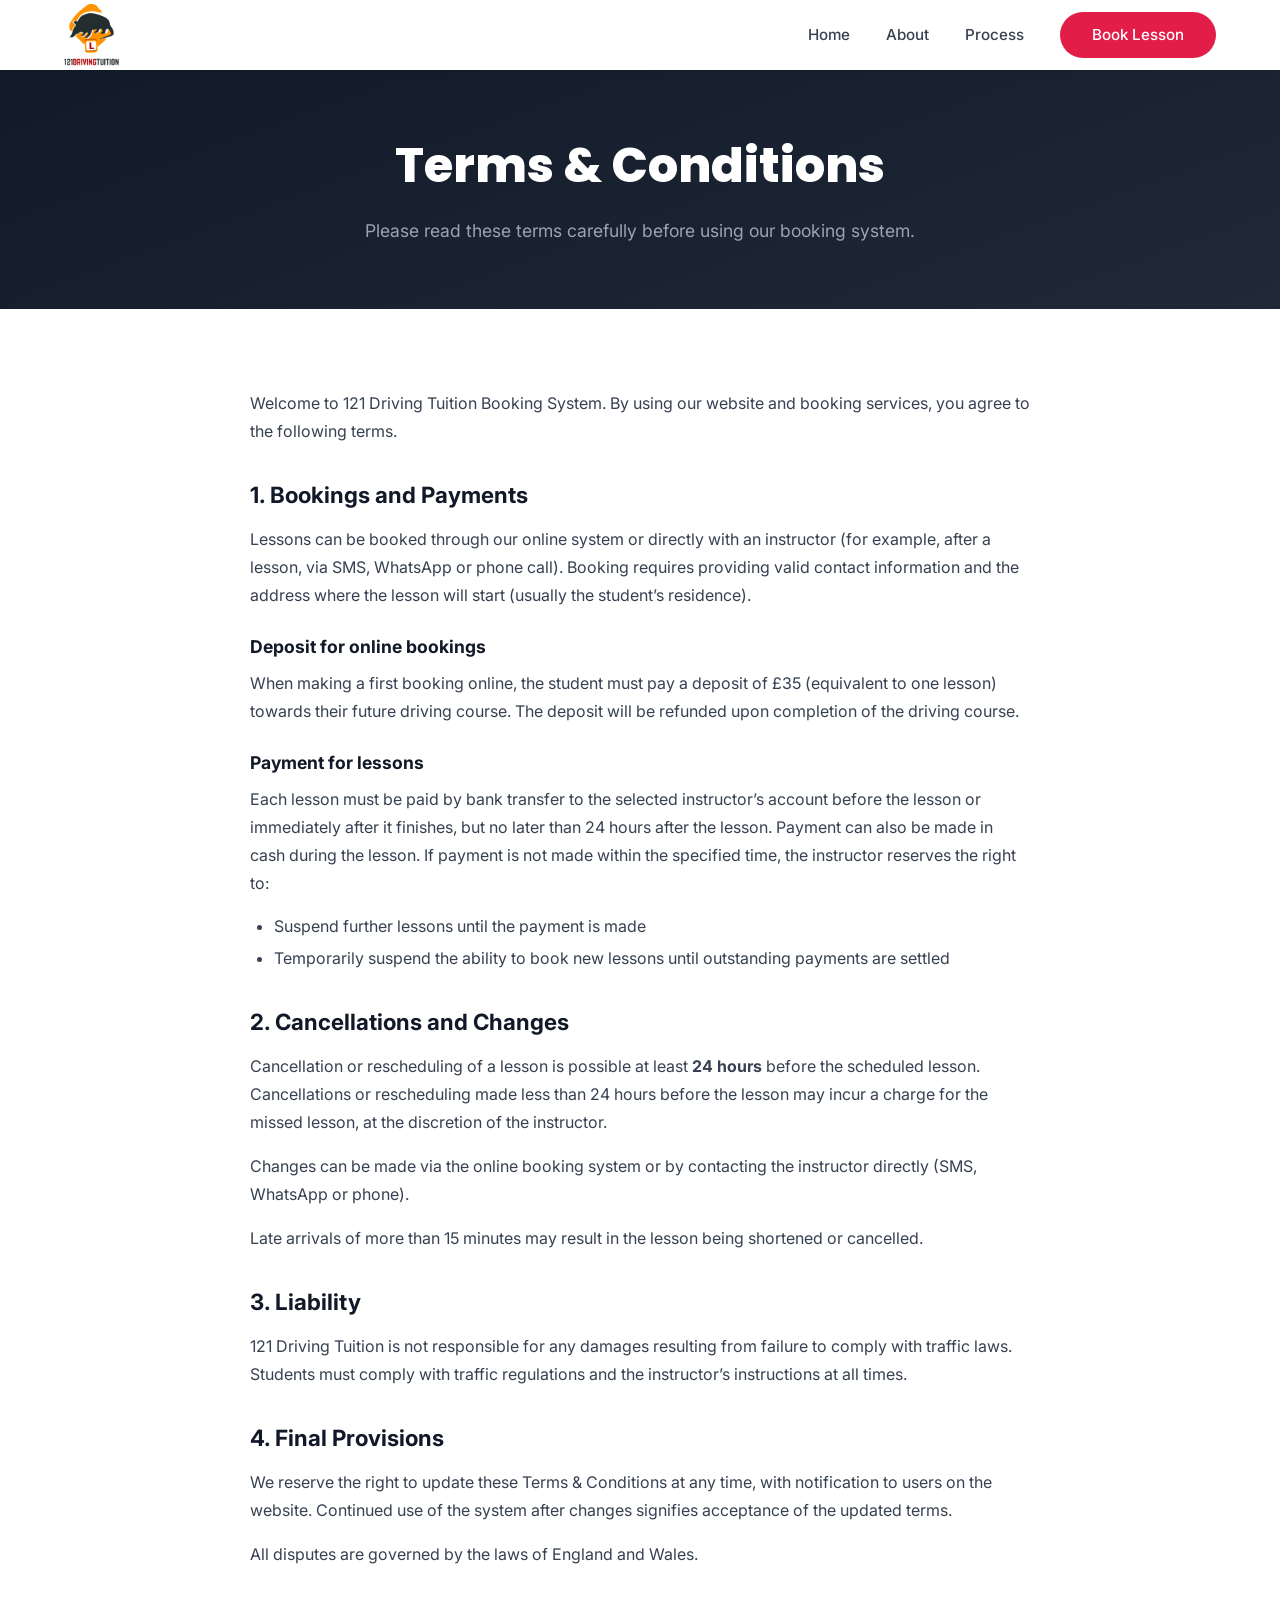
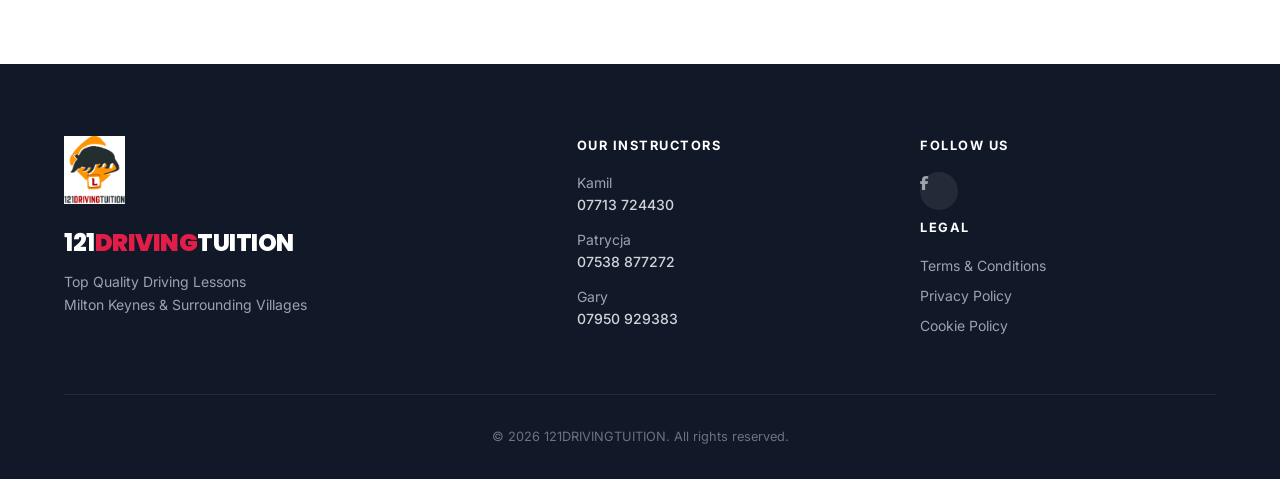
<file: terms.html>
<!DOCTYPE html>
<html lang="en">
<head>
  <meta charset="UTF-8">
  <meta name="viewport" content="width=device-width, initial-scale=1.0">
  <title>Terms &amp; Conditions | 121DRIVINGTUITION</title>
  <link rel="stylesheet" href="css/style.css">
  <link rel="preconnect" href="https://fonts.googleapis.com">
  <link rel="preconnect" href="https://fonts.gstatic.com" crossorigin>
  <link href="https://fonts.googleapis.com/css2?family=Inter:wght@400;500;600;700&family=Poppins:wght@600;700;800;900&display=swap" rel="stylesheet">
  <link rel="stylesheet" href="https://cdnjs.cloudflare.com/ajax/libs/font-awesome/6.5.0/css/all.min.css">
</head>
<body>

  <nav class="navbar" id="navbar">
    <div class="nav-inner">
      <a href="index.html" class="nav-logo"><img src="images/logo.jpg" alt="121DRIVINGTUITION logo"></a>
      <ul class="nav-menu" id="nav-menu">
        <li><a href="index.html"      class="nav-link">Home</a></li>
        <li><a href="about.html"      class="nav-link">About</a></li>
        <li><a href="process.html"    class="nav-link">Process</a></li>
        <li><a href="index.html#book" class="nav-link btn-red">Book Lesson</a></li>
      </ul>
      <button class="hamburger" id="hamburger" aria-label="Toggle menu">
        <span></span><span></span><span></span>
      </button>
    </div>
  </nav>

  <section class="page-header">
    <div class="container">
      <h1>Terms &amp; Conditions</h1>
      <p>Please read these terms carefully before using our booking system.</p>
    </div>
  </section>

  <section class="legal-content">
    <div class="container">
      <div class="legal-inner">

        <p>Welcome to 121 Driving Tuition Booking System. By using our website and booking services, you agree to the following terms.</p>

        <h2>1. Bookings and Payments</h2>
        <p>Lessons can be booked through our online system or directly with an instructor (for example, after a lesson, via SMS, WhatsApp or phone call). Booking requires providing valid contact information and the address where the lesson will start (usually the student&rsquo;s residence).</p>

        <h3>Deposit for online bookings</h3>
        <p>When making a first booking online, the student must pay a deposit of &pound;35 (equivalent to one lesson) towards their future driving course. The deposit will be refunded upon completion of the driving course.</p>

        <h3>Payment for lessons</h3>
        <p>Each lesson must be paid by bank transfer to the selected instructor&rsquo;s account before the lesson or immediately after it finishes, but no later than 24 hours after the lesson. Payment can also be made in cash during the lesson. If payment is not made within the specified time, the instructor reserves the right to:</p>
        <ul>
          <li>Suspend further lessons until the payment is made</li>
          <li>Temporarily suspend the ability to book new lessons until outstanding payments are settled</li>
        </ul>

        <h2>2. Cancellations and Changes</h2>
        <p>Cancellation or rescheduling of a lesson is possible at least <strong>24 hours</strong> before the scheduled lesson. Cancellations or rescheduling made less than 24 hours before the lesson may incur a charge for the missed lesson, at the discretion of the instructor.</p>
        <p>Changes can be made via the online booking system or by contacting the instructor directly (SMS, WhatsApp or phone).</p>
        <p>Late arrivals of more than 15 minutes may result in the lesson being shortened or cancelled.</p>

        <h2>3. Liability</h2>
        <p>121 Driving Tuition is not responsible for any damages resulting from failure to comply with traffic laws. Students must comply with traffic regulations and the instructor&rsquo;s instructions at all times.</p>

        <h2>4. Final Provisions</h2>
        <p>We reserve the right to update these Terms &amp; Conditions at any time, with notification to users on the website. Continued use of the system after changes signifies acceptance of the updated terms.</p>
        <p>All disputes are governed by the laws of England and Wales.</p>

      </div>
    </div>
  </section>

  <footer>
    <div class="container">
      <div class="footer-grid">
        <div class="footer-brand">
          <img src="images/logo.jpg" alt="121DRIVINGTUITION" class="footer-logo">
          <span class="brand">121<strong>DRIVING</strong>TUITION</span>
          <p>Top Quality Driving Lessons<br>Milton Keynes &amp; Surrounding Villages</p>
        </div>
        <div class="footer-col">
          <h4>Our Instructors</h4>
          <p>Kamil<br><a href="tel:07713724430" class="tel">07713 724430</a></p>
          <p>Patrycja<br><a href="tel:07538877272" class="tel">07538 877272</a></p>
          <p>Gary<br><a href="tel:07950929383" class="tel">07950 929383</a></p>

        </div>
        <div class="footer-col">
          <h4>Follow Us</h4>
          <div class="footer-social">
            <a href="https://www.facebook.com/instruktor.naukijazdy.9" target="_blank" rel="noopener noreferrer" class="social-btn" aria-label="Facebook"><i class="fab fa-facebook-f"></i></a>
          </div>
          <h4>Legal</h4>
          <a href="terms.html">Terms &amp; Conditions</a>
          <a href="privacy.html">Privacy Policy</a>
          <a href="cookies.html">Cookie Policy</a>
        </div>
      </div>
      <p class="footer-bottom">&copy; 2026 121DRIVINGTUITION. All rights reserved.</p>
    </div>
  </footer>

  <script src="js/main.js"></script>
</body>
</html>
</file>
<file: css/driving_instructor_mk_style.css>
/* ============================================================
   121DRIVINGTUITION — Main Stylesheet
   ============================================================ */

/* ---------- Variables ---------- */
:root {
  --orange:    #F97316;
  --red:       #E11D48;
  --red-hover: #BE123C;
  --dark:      #111827;
  --dark-2:    #1F2937;
  --text:      #374151;
  --text-light:#6B7280;
  --surface:   #F9FAFB;
  --border:    #E5E7EB;
  --white:     #FFFFFF;
  --shadow-sm: 0 1px 3px rgba(0,0,0,.1),0 1px 2px rgba(0,0,0,.06);
  --shadow:    0 4px 6px -1px rgba(0,0,0,.1),0 2px 4px -1px rgba(0,0,0,.06);
  --shadow-lg: 0 10px 25px -5px rgba(0,0,0,.1),0 4px 10px -5px rgba(0,0,0,.06);
  --radius:    0.5rem;
  --radius-lg: 1rem;
  --font-body: 'Inter', sans-serif;
  --font-head: 'Poppins', sans-serif;
}

/* ---------- Reset ---------- */
*, *::before, *::after { box-sizing: border-box; margin: 0; padding: 0; }
html { scroll-behavior: smooth; }
body { font-family: var(--font-body); color: var(--text); background: var(--white); line-height: 1.6; }
img  { display: block; max-width: 100%; height: auto; }
a    { text-decoration: none; color: inherit; }
ul   { list-style: none; }

/* ---------- Utilities ---------- */
.container { max-width: 1200px; margin: 0 auto; padding: 0 1.5rem; }

.section-title {
  font-family: var(--font-head);
  font-size: clamp(1.75rem, 3vw, 2.25rem);
  font-weight: 700;
  color: var(--dark);
  text-align: center;
  margin-bottom: 0.75rem;
}
.section-subtitle {
  text-align: center;
  color: var(--text-light);
  font-size: 1.05rem;
  margin-bottom: 3rem;
  max-width: 560px;
  margin-left: auto;
  margin-right: auto;
}

/* Brand name: 121<DRIVING>TUITION */
.brand { font-family: var(--font-head); font-weight: 800; letter-spacing: -0.5px; }
.brand strong { color: var(--red); font-weight: 900; }

/* Buttons */
.btn-red {
  display: inline-block;
  background: var(--red);
  color: var(--white);
  padding: 0.7rem 2rem;
  border-radius: 9999px;
  font-weight: 600;
  font-size: 1rem;
  transition: background .2s, transform .15s;
  white-space: nowrap;
}
.btn-red:hover  { background: var(--red-hover); transform: translateY(-1px); color: var(--white); }
.btn-red.large  { padding: 1rem 2.75rem; font-size: 1.125rem; }

/* ============================================================
   NAVBAR
   ============================================================ */
.navbar {
  position: fixed;
  inset: 0 0 auto 0;
  background: var(--white);
  box-shadow: var(--shadow-sm);
  z-index: 1000;
  height: 70px;
}
.nav-inner {
  max-width: 1200px;
  margin: 0 auto;
  padding: 0 1.5rem;
  height: 100%;
  display: flex;
  align-items: center;
  justify-content: space-between;
}
.nav-logo img { height: 62px; width: auto; }

.nav-menu {
  display: flex;
  align-items: center;
  gap: 2.25rem;
}
.nav-link {
  font-weight: 500;
  color: var(--text);
  font-size: 0.95rem;
  transition: color .2s;
}
.nav-link:hover { color: var(--red); }
.nav-link.btn-red { color: var(--white); }
.nav-link.btn-red:hover { color: var(--white); }

/* Hamburger */
.hamburger {
  display: none;
  flex-direction: column;
  justify-content: center;
  gap: 5px;
  width: 32px;
  height: 32px;
  cursor: pointer;
  background: none;
  border: none;
  padding: 0;
}
.hamburger span {
  display: block;
  width: 100%;
  height: 2px;
  background: var(--dark);
  border-radius: 2px;
  transition: all .3s;
}
.hamburger.open span:nth-child(1) { transform: translateY(7px) rotate(45deg); }
.hamburger.open span:nth-child(2) { opacity: 0; }
.hamburger.open span:nth-child(3) { transform: translateY(-7px) rotate(-45deg); }

/* ============================================================
   HERO
   ============================================================ */
.hero {
  padding: 9rem 0 5.5rem;
  background: linear-gradient(160deg, #111827 0%, #1f2937 100%);
  color: var(--white);
  text-align: center;
}
.hero-logo { height: 160px; width: auto; margin: 0 auto 1.5rem; }

.hero-company {
  font-family: var(--font-head);
  font-size: clamp(2.2rem, 5vw, 3.5rem);
  font-weight: 800;
  color: var(--white);
  letter-spacing: -1px;
  line-height: 1;
  margin-bottom: 0.35rem;
}
.hero-company strong { color: var(--red); }

.hero-tagline {
  font-size: 0.85rem;
  letter-spacing: 5px;
  text-transform: uppercase;
  color: var(--orange);
  font-weight: 600;
  margin-bottom: 1.75rem;
}
.hero-description {
  max-width: 680px;
  margin: 0 auto 3rem;
  font-size: 1.1rem;
  color: #D1D5DB;
  line-height: 1.75;
}

/* Feature cards */
.hero-features {
  display: grid;
  grid-template-columns: repeat(4, 1fr);
  gap: 1.25rem;
  max-width: 1000px;
  margin: 0 auto 3rem;
}
.feature-card {
  background: rgba(255,255,255,.06);
  border: 1px solid rgba(255,255,255,.1);
  border-radius: var(--radius-lg);
  padding: 2rem 1.25rem;
  display: flex;
  flex-direction: column;
  align-items: center;
  gap: 0.875rem;
  transition: background .2s;
}
.feature-card:hover { background: rgba(255,255,255,.1); }
.feature-card i {
  font-size: 2.25rem;
  color: var(--orange);
}
.feature-card span {
  font-size: 1rem;
  font-weight: 700;
  color: var(--white);
  line-height: 1.3;
}

/* ============================================================
   PRICING
   ============================================================ */
.pricing { padding: 5rem 0; background: var(--surface); }

.pricing-grid {
  display: grid;
  grid-template-columns: repeat(4, 1fr);
  gap: 1.5rem;
}
.pricing-card {
  background: var(--white);
  border-radius: var(--radius-lg);
  padding: 2rem 1.5rem;
  text-align: center;
  box-shadow: var(--shadow);
  display: flex;
  flex-direction: column;
  gap: 0;
  transition: transform .2s, box-shadow .2s;
  border: 2px solid transparent;
}
.pricing-card:hover {
  transform: translateY(-5px);
  box-shadow: var(--shadow-lg);
  border-color: var(--red);
}
.pricing-card h3 {
  font-size: 1rem;
  font-weight: 700;
  color: var(--dark);
  margin-bottom: 1.25rem;
  min-height: 2.5rem;
  display: flex;
  align-items: center;
  justify-content: center;
}
.price-block { margin-bottom: 0.75rem; }
.price-old {
  display: inline-block;
  font-size: 1.1rem;
  font-weight: 600;
  color: var(--red);
  text-decoration: line-through;
  margin-right: 0.4rem;
}
.price-new {
  font-family: var(--font-head);
  font-size: 2.5rem;
  font-weight: 800;
  color: var(--dark);
  line-height: 1;
}
.price-single {
  font-family: var(--font-head);
  font-size: 2.5rem;
  font-weight: 800;
  color: var(--dark);
  line-height: 1;
}
.pricing-card p {
  color: var(--text-light);
  font-size: 0.85rem;
  margin-bottom: 1.75rem;
  flex: 1;
}

/* Pricing disclaimer */
.pricing-disclaimer {
  background: #FFF7ED;
  border: 1px solid #FED7AA;
  border-radius: var(--radius);
  padding: 1.25rem 1.5rem;
  margin-bottom: 2.5rem;
  max-width: 960px;
  margin-left: auto;
  margin-right: auto;
}
.pricing-disclaimer > p {
  font-weight: 600;
  color: var(--dark);
  font-size: 0.9rem;
  margin-bottom: 0.5rem;
}
.pricing-disclaimer .estates {
  font-size: 0.875rem;
  color: var(--text-light);
  line-height: 1.7;
}

/* Booking embed */
.booking-grid {
  display: grid;
  grid-template-columns: 1fr 1fr;
  gap: 1.5rem;
}
.booking-name {
  font-family: var(--font-head);
  font-size: 1.125rem;
  font-weight: 700;
  color: var(--dark);
  text-align: center;
  margin-bottom: 0.75rem;
}
.booking-embed {
  border-radius: var(--radius-lg);
  overflow: hidden;
  box-shadow: var(--shadow-lg);
  background: var(--white);
  margin-top: 0.5rem;
  min-height: 680px;
  position: relative;
}
.booking-embed iframe {
  display: block;
  width: 100%;
  height: 680px;
  border: none;
}
.booking-fallback {
  display: none;
  text-align: center;
  padding: 3rem 2rem;
  background: var(--white);
  border-radius: var(--radius-lg);
}
.booking-fallback p { color: var(--text-light); margin-bottom: 1.5rem; }

/* ============================================================
   TESTIMONIALS
   ============================================================ */
.testimonials { padding: 5rem 0; background: var(--white); overflow: hidden; }

.scroll-outer {
  overflow: hidden;
  margin-bottom: 1.5rem;
  /* mask so edges fade */
  -webkit-mask-image: linear-gradient(to right, transparent 0%, black 5%, black 95%, transparent 100%);
  mask-image:         linear-gradient(to right, transparent 0%, black 5%, black 95%, transparent 100%);
}
.scroll-track {
  display: flex;
  gap: 1.25rem;
  width: max-content;
  animation: slideLeft 35s linear infinite;
}
.scroll-track:hover { animation-play-state: paused; }

.photo-track { animation-duration: 65s; } /* slower than text */

@keyframes slideLeft {
  from { transform: translateX(0); }
  to   { transform: translateX(-50%); }
}

/* Text testimonial card */
.t-card {
  background: var(--white);
  border: 1px solid var(--border);
  border-radius: var(--radius-lg);
  padding: 1.5rem;
  width: 310px;
  flex-shrink: 0;
  box-shadow: var(--shadow-sm);
}
.t-card .t-name  { font-weight: 700; color: var(--dark); margin-bottom: 0.25rem; font-size: 0.95rem; }
.t-card .t-stars { color: var(--orange); font-size: 0.8rem; margin-bottom: 0.75rem; letter-spacing: 1px; }
.t-card .t-text  { font-size: 0.875rem; color: var(--text); line-height: 1.65; }

/* Photo card */
.p-card {
  width: 200px;
  height: 200px;
  flex-shrink: 0;
  border-radius: var(--radius-lg);
  overflow: hidden;
  box-shadow: var(--shadow);
}
.p-card img { width: 100%; height: 100%; object-fit: cover; }

/* ============================================================
   BOOK SECTION
   ============================================================ */
.book-section {
  padding: 6rem 0;
  background: linear-gradient(160deg, #111827 0%, #1f2937 100%);
  text-align: center;
  color: var(--white);
}
.book-section .section-title  { color: var(--white); margin-bottom: 0.75rem; }
.book-section .section-subtitle { color: #9CA3AF; margin-bottom: 2.5rem; }

/* ============================================================
   PAGE HEADER (About / Process pages)
   ============================================================ */
.page-header {
  padding: 8rem 0 4rem;
  background: linear-gradient(160deg, #111827 0%, #1f2937 100%);
  text-align: center;
  color: var(--white);
}
.page-header h1 {
  font-family: var(--font-head);
  font-size: clamp(2rem, 4vw, 3rem);
  font-weight: 800;
  color: var(--white);
  margin-bottom: 0.75rem;
}
.page-header p { color: #9CA3AF; font-size: 1.1rem; max-width: 560px; margin: 0 auto; }

/* ============================================================
   ABOUT PAGE — Instructors
   ============================================================ */
.instructors { padding: 5rem 0; }

.instructor-card {
  display: grid;
  grid-template-columns: 220px 1fr;
  gap: 3rem;
  align-items: start;
  background: var(--white);
  border: 1px solid var(--border);
  border-radius: var(--radius-lg);
  padding: 2.5rem;
  margin-bottom: 2rem;
  box-shadow: var(--shadow-sm);
  transition: box-shadow .2s;
}
.instructor-card:hover { box-shadow: var(--shadow-lg); }

.instructor-avatar {
  width: 220px;
  height: 260px;
  border-radius: var(--radius-lg);
  overflow: hidden;
  flex-shrink: 0;
  background: linear-gradient(135deg, var(--dark) 0%, var(--dark-2) 100%);
}
.instructor-avatar img {
  width: 100%;
  height: 100%;
  object-fit: cover;
  object-position: top center;
  display: block;
}
.instructor-avatar.no-photo {
  display: flex;
  align-items: center;
  justify-content: center;
}
.instructor-avatar.no-photo i { font-size: 5rem; color: var(--orange); }

.instructor-info h2 {
  font-family: var(--font-head);
  font-size: 1.75rem;
  color: var(--dark);
  margin-bottom: 0.4rem;
}
.instructor-badge {
  display: inline-block;
  background: var(--surface);
  border: 1px solid var(--border);
  color: var(--text-light);
  font-size: 0.8rem;
  font-weight: 600;
  padding: 0.25rem 0.75rem;
  border-radius: 9999px;
  margin-bottom: 1.25rem;
  text-transform: uppercase;
  letter-spacing: 0.5px;
}
.instructor-info p {
  color: var(--text);
  line-height: 1.75;
  margin-bottom: 1.75rem;
  font-size: 1rem;
}
.instructor-actions { display: flex; gap: 1rem; flex-wrap: wrap; align-items: center; }
.btn-phone {
  display: inline-flex;
  align-items: center;
  gap: 0.5rem;
  background: var(--surface);
  border: 2px solid var(--border);
  color: var(--dark);
  padding: 0.65rem 1.5rem;
  border-radius: 9999px;
  font-weight: 600;
  font-size: 1rem;
  transition: border-color .2s, background .2s;
}
.btn-phone:hover { border-color: var(--orange); background: #fff7ed; }
.btn-phone i { color: var(--orange); }

/* Why choose us */
.why-us { padding: 5rem 0; background: var(--surface); }
.why-grid {
  display: grid;
  grid-template-columns: repeat(4, 1fr);
  gap: 1.5rem;
  margin-top: 3rem;
}
.why-card {
  background: var(--white);
  border-radius: var(--radius-lg);
  padding: 2rem 1.5rem;
  text-align: center;
  box-shadow: var(--shadow-sm);
}
.why-card i { font-size: 2.25rem; color: var(--orange); margin-bottom: 1rem; }
.why-card h3 { font-size: 1.05rem; margin-bottom: 0.5rem; color: var(--dark); }
.why-card p  { font-size: 0.875rem; color: var(--text-light); line-height: 1.6; }

/* ============================================================
   PROCESS PAGE
   ============================================================ */
.process-steps { padding: 5rem 0; }

.step-item {
  display: grid;
  grid-template-columns: 80px 1fr;
  gap: 2.5rem;
  margin-bottom: 4rem;
  align-items: start;
}
.step-num {
  width: 80px;
  height: 80px;
  border-radius: 50%;
  background: var(--dark);
  color: var(--white);
  font-family: var(--font-head);
  font-size: 2rem;
  font-weight: 800;
  display: flex;
  align-items: center;
  justify-content: center;
  flex-shrink: 0;
  box-shadow: var(--shadow);
}
.step-body h2 {
  font-size: 1.6rem;
  color: var(--dark);
  margin-bottom: 1rem;
}
.step-body p { color: var(--text); line-height: 1.75; margin-bottom: 1rem; }
.step-body ul {
  list-style: disc;
  padding-left: 1.5rem;
  margin-bottom: 1rem;
}
.step-body ul li { color: var(--text); margin-bottom: 0.4rem; line-height: 1.6; }
.step-body a { color: var(--red); font-weight: 500; }
.step-body a:hover { text-decoration: underline; }

.test-grid {
  display: grid;
  grid-template-columns: 1fr 1fr;
  gap: 1.5rem;
  margin: 1.5rem 0;
}
.test-card {
  background: var(--surface);
  border: 1px solid var(--border);
  border-radius: var(--radius-lg);
  padding: 1.5rem;
}
.test-card h3 { font-size: 1.05rem; color: var(--dark); margin-bottom: 1rem; }
.test-card ul { list-style: disc; padding-left: 1.25rem; }
.test-card ul li { color: var(--text); font-size: 0.9rem; margin-bottom: 0.35rem; }

.video-wrapper {
  position: relative;
  padding-bottom: 56.25%;
  height: 0;
  overflow: hidden;
  border-radius: var(--radius-lg);
  margin-top: 1.5rem;
}
.video-wrapper iframe {
  position: absolute;
  top: 0; left: 0;
  width: 100%;
  height: 100%;
  border: 0;
}

.process-cta {
  padding: 5rem 0;
  background: var(--surface);
  text-align: center;
}
.process-cta p {
  color: var(--text-light);
  font-size: 1.05rem;
  max-width: 520px;
  margin: 0 auto 2rem;
}

/* ============================================================
   LEGAL PAGES
   ============================================================ */
.legal-content { padding: 5rem 0; }
.legal-content .legal-inner { max-width: 780px; margin: 0 auto; }
.legal-content h2 { font-size: 1.4rem; color: var(--dark); margin: 2rem 0 0.75rem; }
.legal-content h3 { font-size: 1.1rem; color: var(--dark); margin: 1.5rem 0 0.5rem; }
.legal-content p  { color: var(--text); line-height: 1.75; margin-bottom: 1rem; }
.legal-content ul { list-style: disc; padding-left: 1.5rem; margin-bottom: 1rem; }
.legal-content ul li { color: var(--text); line-height: 1.7; margin-bottom: 0.3rem; }

/* ============================================================
   FOOTER
   ============================================================ */
footer {
  background: var(--dark);
  color: #9CA3AF;
  padding: 4.5rem 0 2rem;
}
.footer-grid {
  display: grid;
  grid-template-columns: 2.2fr 1.4fr 1.4fr;
  gap: 3rem;
  padding-bottom: 3rem;
  border-bottom: 1px solid rgba(255,255,255,.08);
  margin-bottom: 2rem;
}
.footer-logo { height: 68px; width: auto; margin-bottom: 1.25rem; }
.footer-brand .brand { font-size: 1.5rem; color: var(--white); display: block; margin-bottom: 0.5rem; }
.footer-brand p { font-size: 0.875rem; line-height: 1.65; }

.footer-col h4 {
  color: var(--white);
  font-size: 0.8rem;
  text-transform: uppercase;
  letter-spacing: 1.5px;
  margin-bottom: 1rem;
}
.footer-col h4 + h4 { margin-top: 1.75rem; }
.footer-col p { font-size: 0.875rem; margin-bottom: 0.85rem; line-height: 1.55; }
.footer-col a {
  display: block;
  font-size: 0.875rem;
  color: #9CA3AF;
  transition: color .2s;
  margin-bottom: 0.5rem;
}
.footer-col a:hover { color: var(--orange); }
.footer-col .tel { font-size: 0.875rem; color: #D1D5DB; font-weight: 500; }

.footer-social { display: flex; gap: 0.75rem; margin-top: 0.5rem; }
.social-btn {
  display: inline-flex;
  align-items: center;
  justify-content: center;
  width: 38px;
  height: 38px;
  border-radius: 50%;
  background: rgba(255,255,255,.08);
  color: #9CA3AF;
  transition: background .2s, color .2s;
}
.social-btn:hover { background: var(--orange); color: var(--white); }

.footer-bottom {
  text-align: center;
  font-size: 0.8rem;
  color: #6B7280;
}

/* ============================================================
   RESPONSIVE
   ============================================================ */
@media (max-width: 1024px) {
  .hero-features   { grid-template-columns: repeat(2, 1fr); }
  .pricing-grid    { grid-template-columns: repeat(2, 1fr); }
  .why-grid        { grid-template-columns: repeat(2, 1fr); }
  .footer-grid     { grid-template-columns: 1fr 1fr; }
  .footer-brand    { grid-column: span 2; }
}

@media (max-width: 768px) {
  /* Mobile nav */
  .nav-menu {
    position: fixed;
    top: 70px; left: 0; right: 0; bottom: 0;
    background: var(--white);
    flex-direction: column;
    align-items: flex-start;
    gap: 0;
    padding: 1rem 0 2rem;
    overflow-y: auto;
    transform: translateX(100%);
    transition: transform .3s ease;
    box-shadow: var(--shadow-lg);
  }
  .nav-menu.open { transform: translateX(0); }
  .nav-menu li   { width: 100%; }
  .nav-link {
    display: block;
    padding: 0.875rem 1.75rem;
    border-bottom: 1px solid var(--border);
    font-size: 1rem;
    border-radius: 0;
  }
  .nav-link.btn-red {
    margin: 1rem 1.75rem 0;
    width: calc(100% - 3.5rem);
    text-align: center;
    border-bottom: none;
  }
  .hamburger { display: flex; }

  /* Instructor card */
  .instructor-card { grid-template-columns: 1fr; }
  .instructor-avatar { width: 100%; height: 260px; }

  /* Booking: stack calendars, Kamil first */
  .booking-grid { grid-template-columns: 1fr; gap: 2.5rem; }

  /* Process */
  .step-item { grid-template-columns: 56px 1fr; gap: 1.25rem; }
  .step-num  { width: 56px; height: 56px; font-size: 1.5rem; }
  .test-grid { grid-template-columns: 1fr; }

  .footer-grid  { grid-template-columns: 1fr; }
  .footer-brand { grid-column: span 1; }

  /* Faster text scroll on mobile */
  .scroll-track { animation-duration: 18s; }
  .photo-track  { animation-duration: 35s; }
}

@media (max-width: 480px) {
  .hero-features { grid-template-columns: repeat(2, 1fr); }
  .pricing-grid  { grid-template-columns: 1fr; }
  .why-grid      { grid-template-columns: 1fr; }
}
</file>
<file: css/style.css>
/* ============================================================
   121DRIVINGTUITION — Main Stylesheet
   ============================================================ */

/* ---------- Variables ---------- */
:root {
  --orange:    #F97316;
  --red:       #E11D48;
  --red-hover: #BE123C;
  --dark:      #111827;
  --dark-2:    #1F2937;
  --text:      #374151;
  --text-light:#6B7280;
  --surface:   #F9FAFB;
  --border:    #E5E7EB;
  --white:     #FFFFFF;
  --shadow-sm: 0 1px 3px rgba(0,0,0,.1),0 1px 2px rgba(0,0,0,.06);
  --shadow:    0 4px 6px -1px rgba(0,0,0,.1),0 2px 4px -1px rgba(0,0,0,.06);
  --shadow-lg: 0 10px 25px -5px rgba(0,0,0,.1),0 4px 10px -5px rgba(0,0,0,.06);
  --radius:    0.5rem;
  --radius-lg: 1rem;
  --font-body: 'Inter', sans-serif;
  --font-head: 'Poppins', sans-serif;
}

/* ---------- Reset ---------- */
*, *::before, *::after { box-sizing: border-box; margin: 0; padding: 0; }
html { scroll-behavior: smooth; }
body { font-family: var(--font-body); color: var(--text); background: var(--white); line-height: 1.6; }
img  { display: block; max-width: 100%; height: auto; }
a    { text-decoration: none; color: inherit; }
ul   { list-style: none; }

/* ---------- Utilities ---------- */
.container { max-width: 1200px; margin: 0 auto; padding: 0 1.5rem; }

.section-title {
  font-family: var(--font-head);
  font-size: clamp(1.75rem, 3vw, 2.25rem);
  font-weight: 700;
  color: var(--dark);
  text-align: center;
  margin-bottom: 0.75rem;
}
.section-subtitle {
  text-align: center;
  color: var(--text-light);
  font-size: 1.05rem;
  margin-bottom: 3rem;
  max-width: 560px;
  margin-left: auto;
  margin-right: auto;
}

/* Brand name: 121<DRIVING>TUITION */
.brand { font-family: var(--font-head); font-weight: 800; letter-spacing: -0.5px; }
.brand strong { color: var(--red); font-weight: 900; }

/* Buttons */
.btn-red {
  display: inline-block;
  background: var(--red);
  color: var(--white);
  padding: 0.7rem 2rem;
  border-radius: 9999px;
  font-weight: 600;
  font-size: 1rem;
  transition: background .2s, transform .15s;
  white-space: nowrap;
}
.btn-red:hover  { background: var(--red-hover); transform: translateY(-1px); color: var(--white); }
.btn-red.large  { padding: 1rem 2.75rem; font-size: 1.125rem; }

/* ============================================================
   NAVBAR
   ============================================================ */
.navbar {
  position: fixed;
  inset: 0 0 auto 0;
  background: var(--white);
  box-shadow: var(--shadow-sm);
  z-index: 1000;
  height: 70px;
}
.nav-inner {
  max-width: 1200px;
  margin: 0 auto;
  padding: 0 1.5rem;
  height: 100%;
  display: flex;
  align-items: center;
  justify-content: space-between;
}
.nav-logo img { height: 62px; width: auto; }

.nav-menu {
  display: flex;
  align-items: center;
  gap: 2.25rem;
}
.nav-link {
  font-weight: 500;
  color: var(--text);
  font-size: 0.95rem;
  transition: color .2s;
}
.nav-link:hover { color: var(--red); }
.nav-link.btn-red { color: var(--white); }
.nav-link.btn-red:hover { color: var(--white); }

/* Hamburger */
.hamburger {
  display: none;
  flex-direction: column;
  justify-content: center;
  gap: 5px;
  width: 32px;
  height: 32px;
  cursor: pointer;
  background: none;
  border: none;
  padding: 0;
}
.hamburger span {
  display: block;
  width: 100%;
  height: 2px;
  background: var(--dark);
  border-radius: 2px;
  transition: all .3s;
}
.hamburger.open span:nth-child(1) { transform: translateY(7px) rotate(45deg); }
.hamburger.open span:nth-child(2) { opacity: 0; }
.hamburger.open span:nth-child(3) { transform: translateY(-7px) rotate(-45deg); }

/* ============================================================
   HERO
   ============================================================ */
.hero {
  padding: 9rem 0 5.5rem;
  background: linear-gradient(160deg, #111827 0%, #1f2937 100%);
  color: var(--white);
  text-align: center;
}
.hero-logo { height: 160px; width: auto; margin: 0 auto 1.5rem; }

.hero-company {
  font-family: var(--font-head);
  font-size: clamp(2.2rem, 5vw, 3.5rem);
  font-weight: 800;
  color: var(--white);
  letter-spacing: -1px;
  line-height: 1;
  margin-bottom: 0.35rem;
}
.hero-company strong { color: var(--red); }

.hero-tagline {
  font-size: 0.85rem;
  letter-spacing: 5px;
  text-transform: uppercase;
  color: var(--orange);
  font-weight: 600;
  margin-bottom: 1.75rem;
}
.hero-description {
  max-width: 680px;
  margin: 0 auto 3rem;
  font-size: 1.1rem;
  color: #D1D5DB;
  line-height: 1.75;
}

/* Feature cards */
.hero-features {
  display: grid;
  grid-template-columns: repeat(4, 1fr);
  gap: 1.25rem;
  max-width: 1000px;
  margin: 0 auto 3rem;
}
.feature-card {
  background: rgba(255,255,255,.06);
  border: 1px solid rgba(255,255,255,.1);
  border-radius: var(--radius-lg);
  padding: 2rem 1.25rem;
  display: flex;
  flex-direction: column;
  align-items: center;
  gap: 0.875rem;
  transition: background .2s;
}
.feature-card:hover { background: rgba(255,255,255,.1); }
.feature-card i {
  font-size: 2.25rem;
  color: var(--orange);
}
.feature-card span {
  font-size: 1rem;
  font-weight: 700;
  color: var(--white);
  line-height: 1.3;
}

/* ============================================================
   PRICING
   ============================================================ */
.pricing { padding: 5rem 0; background: var(--surface); }

.pricing-grid {
  display: grid;
  grid-template-columns: repeat(4, 1fr);
  gap: 1.5rem;
}
.pricing-card {
  background: var(--white);
  border-radius: var(--radius-lg);
  padding: 2rem 1.5rem;
  text-align: center;
  box-shadow: var(--shadow);
  display: flex;
  flex-direction: column;
  gap: 0;
  transition: transform .2s, box-shadow .2s;
  border: 2px solid transparent;
}
.pricing-card:hover {
  transform: translateY(-5px);
  box-shadow: var(--shadow-lg);
  border-color: var(--red);
}
.pricing-card h3 {
  font-size: 1rem;
  font-weight: 700;
  color: var(--dark);
  margin-bottom: 1.25rem;
  min-height: 2.5rem;
  display: flex;
  align-items: center;
  justify-content: center;
}
.price-block { margin-bottom: 0.75rem; }
.price-old {
  display: inline-block;
  font-size: 1.1rem;
  font-weight: 600;
  color: var(--red);
  text-decoration: line-through;
  margin-right: 0.4rem;
}
.price-new {
  font-family: var(--font-head);
  font-size: 2.5rem;
  font-weight: 800;
  color: var(--dark);
  line-height: 1;
}
.price-single {
  font-family: var(--font-head);
  font-size: 2.5rem;
  font-weight: 800;
  color: var(--dark);
  line-height: 1;
}
.pricing-card p {
  color: var(--text-light);
  font-size: 0.85rem;
  margin-bottom: 1.75rem;
  flex: 1;
}

/* Pricing disclaimer */
.pricing-disclaimer {
  background: #FFF7ED;
  border: 1px solid #FED7AA;
  border-radius: var(--radius);
  padding: 1.25rem 1.5rem;
  margin-bottom: 2.5rem;
  max-width: 960px;
  margin-left: auto;
  margin-right: auto;
}
.pricing-disclaimer > p {
  font-weight: 600;
  color: var(--dark);
  font-size: 0.9rem;
  margin-bottom: 0.5rem;
}
.pricing-disclaimer .estates {
  font-size: 0.875rem;
  color: var(--text-light);
  line-height: 1.7;
}

/* Booking embed */
.booking-embed {
  border-radius: var(--radius-lg);
  overflow: hidden;
  box-shadow: var(--shadow-lg);
  background: var(--white);
  margin-top: 0.5rem;
  min-height: 680px;
  position: relative;
}
.booking-embed iframe {
  display: block;
  width: 100%;
  height: 680px;
  border: none;
}
.booking-fallback {
  display: none;
  text-align: center;
  padding: 3rem 2rem;
  background: var(--white);
  border-radius: var(--radius-lg);
}
.booking-fallback p { color: var(--text-light); margin-bottom: 1.5rem; }

/* ============================================================
   TESTIMONIALS
   ============================================================ */
.testimonials { padding: 5rem 0; background: var(--white); overflow: hidden; }

.scroll-outer {
  overflow: hidden;
  margin-bottom: 1.5rem;
  /* mask so edges fade */
  -webkit-mask-image: linear-gradient(to right, transparent 0%, black 5%, black 95%, transparent 100%);
  mask-image:         linear-gradient(to right, transparent 0%, black 5%, black 95%, transparent 100%);
}
.scroll-track {
  display: flex;
  gap: 1.25rem;
  width: max-content;
  animation: slideLeft 35s linear infinite;
}
.scroll-track:hover { animation-play-state: paused; }

.photo-track { animation-duration: 65s; } /* slower than text */

@keyframes slideLeft {
  from { transform: translateX(0); }
  to   { transform: translateX(-50%); }
}

/* Text testimonial card */
.t-card {
  background: var(--white);
  border: 1px solid var(--border);
  border-radius: var(--radius-lg);
  padding: 1.5rem;
  width: 310px;
  flex-shrink: 0;
  box-shadow: var(--shadow-sm);
}
.t-card .t-name  { font-weight: 700; color: var(--dark); margin-bottom: 0.25rem; font-size: 0.95rem; }
.t-card .t-stars { color: var(--orange); font-size: 0.8rem; margin-bottom: 0.75rem; letter-spacing: 1px; }
.t-card .t-text  { font-size: 0.875rem; color: var(--text); line-height: 1.65; }

/* Photo card */
.p-card {
  width: 200px;
  height: 200px;
  flex-shrink: 0;
  border-radius: var(--radius-lg);
  overflow: hidden;
  box-shadow: var(--shadow);
}
.p-card img { width: 100%; height: 100%; object-fit: cover; }

/* ============================================================
   BOOK SECTION
   ============================================================ */
.book-section {
  padding: 6rem 0;
  background: linear-gradient(160deg, #111827 0%, #1f2937 100%);
  text-align: center;
  color: var(--white);
}
.book-section .section-title  { color: var(--white); margin-bottom: 0.75rem; }
.book-section .section-subtitle { color: #9CA3AF; margin-bottom: 2.5rem; }

/* ============================================================
   PAGE HEADER (About / Process pages)
   ============================================================ */
.page-header {
  padding: 8rem 0 4rem;
  background: linear-gradient(160deg, #111827 0%, #1f2937 100%);
  text-align: center;
  color: var(--white);
}
.page-header h1 {
  font-family: var(--font-head);
  font-size: clamp(2rem, 4vw, 3rem);
  font-weight: 800;
  color: var(--white);
  margin-bottom: 0.75rem;
}
.page-header p { color: #9CA3AF; font-size: 1.1rem; max-width: 560px; margin: 0 auto; }

/* ============================================================
   ABOUT PAGE — Instructors
   ============================================================ */
.instructors { padding: 5rem 0; }

.instructor-card {
  display: grid;
  grid-template-columns: 220px 1fr;
  gap: 3rem;
  align-items: start;
  background: var(--white);
  border: 1px solid var(--border);
  border-radius: var(--radius-lg);
  padding: 2.5rem;
  margin-bottom: 2rem;
  box-shadow: var(--shadow-sm);
  transition: box-shadow .2s;
}
.instructor-card:hover { box-shadow: var(--shadow-lg); }

.instructor-avatar {
  width: 220px;
  height: 260px;
  border-radius: var(--radius-lg);
  overflow: hidden;
  flex-shrink: 0;
  background: linear-gradient(135deg, var(--dark) 0%, var(--dark-2) 100%);
}
.instructor-avatar img {
  width: 100%;
  height: 100%;
  object-fit: cover;
  object-position: top center;
  display: block;
}
.instructor-avatar.no-photo {
  display: flex;
  align-items: center;
  justify-content: center;
}
.instructor-avatar.no-photo i { font-size: 5rem; color: var(--orange); }

.instructor-info h2 {
  font-family: var(--font-head);
  font-size: 1.75rem;
  color: var(--dark);
  margin-bottom: 0.4rem;
}
.instructor-badge {
  display: inline-block;
  background: var(--surface);
  border: 1px solid var(--border);
  color: var(--text-light);
  font-size: 0.8rem;
  font-weight: 600;
  padding: 0.25rem 0.75rem;
  border-radius: 9999px;
  margin-bottom: 1.25rem;
  text-transform: uppercase;
  letter-spacing: 0.5px;
}
.instructor-info p {
  color: var(--text);
  line-height: 1.75;
  margin-bottom: 1.75rem;
  font-size: 1rem;
}
.instructor-actions { display: flex; gap: 1rem; flex-wrap: wrap; align-items: center; }
.btn-phone {
  display: inline-flex;
  align-items: center;
  gap: 0.5rem;
  background: var(--surface);
  border: 2px solid var(--border);
  color: var(--dark);
  padding: 0.65rem 1.5rem;
  border-radius: 9999px;
  font-weight: 600;
  font-size: 1rem;
  transition: border-color .2s, background .2s;
}
.btn-phone:hover { border-color: var(--orange); background: #fff7ed; }
.btn-phone i { color: var(--orange); }

/* Why choose us */
.why-us { padding: 5rem 0; background: var(--surface); }
.why-grid {
  display: grid;
  grid-template-columns: repeat(4, 1fr);
  gap: 1.5rem;
  margin-top: 3rem;
}
.why-card {
  background: var(--white);
  border-radius: var(--radius-lg);
  padding: 2rem 1.5rem;
  text-align: center;
  box-shadow: var(--shadow-sm);
}
.why-card i { font-size: 2.25rem; color: var(--orange); margin-bottom: 1rem; }
.why-card h3 { font-size: 1.05rem; margin-bottom: 0.5rem; color: var(--dark); }
.why-card p  { font-size: 0.875rem; color: var(--text-light); line-height: 1.6; }

/* ============================================================
   PROCESS PAGE
   ============================================================ */
.process-steps { padding: 5rem 0; }

.step-item {
  display: grid;
  grid-template-columns: 80px 1fr;
  gap: 2.5rem;
  margin-bottom: 4rem;
  align-items: start;
}
.step-num {
  width: 80px;
  height: 80px;
  border-radius: 50%;
  background: var(--dark);
  color: var(--white);
  font-family: var(--font-head);
  font-size: 2rem;
  font-weight: 800;
  display: flex;
  align-items: center;
  justify-content: center;
  flex-shrink: 0;
  box-shadow: var(--shadow);
}
.step-body h2 {
  font-size: 1.6rem;
  color: var(--dark);
  margin-bottom: 1rem;
}
.step-body p { color: var(--text); line-height: 1.75; margin-bottom: 1rem; }
.step-body ul {
  list-style: disc;
  padding-left: 1.5rem;
  margin-bottom: 1rem;
}
.step-body ul li { color: var(--text); margin-bottom: 0.4rem; line-height: 1.6; }
.step-body a { color: var(--red); font-weight: 500; }
.step-body a:hover { text-decoration: underline; }

.test-grid {
  display: grid;
  grid-template-columns: 1fr 1fr;
  gap: 1.5rem;
  margin: 1.5rem 0;
}
.test-card {
  background: var(--surface);
  border: 1px solid var(--border);
  border-radius: var(--radius-lg);
  padding: 1.5rem;
}
.test-card h3 { font-size: 1.05rem; color: var(--dark); margin-bottom: 1rem; }
.test-card ul { list-style: disc; padding-left: 1.25rem; }
.test-card ul li { color: var(--text); font-size: 0.9rem; margin-bottom: 0.35rem; }

.video-wrapper {
  position: relative;
  padding-bottom: 56.25%;
  height: 0;
  overflow: hidden;
  border-radius: var(--radius-lg);
  margin-top: 1.5rem;
}
.video-wrapper iframe {
  position: absolute;
  top: 0; left: 0;
  width: 100%;
  height: 100%;
  border: 0;
}

.process-cta {
  padding: 5rem 0;
  background: var(--surface);
  text-align: center;
}
.process-cta p {
  color: var(--text-light);
  font-size: 1.05rem;
  max-width: 520px;
  margin: 0 auto 2rem;
}

/* ============================================================
   LEGAL PAGES
   ============================================================ */
.legal-content { padding: 5rem 0; }
.legal-content .legal-inner { max-width: 780px; margin: 0 auto; }
.legal-content h2 { font-size: 1.4rem; color: var(--dark); margin: 2rem 0 0.75rem; }
.legal-content h3 { font-size: 1.1rem; color: var(--dark); margin: 1.5rem 0 0.5rem; }
.legal-content p  { color: var(--text); line-height: 1.75; margin-bottom: 1rem; }
.legal-content ul { list-style: disc; padding-left: 1.5rem; margin-bottom: 1rem; }
.legal-content ul li { color: var(--text); line-height: 1.7; margin-bottom: 0.3rem; }

/* ============================================================
   FOOTER
   ============================================================ */
footer {
  background: var(--dark);
  color: #9CA3AF;
  padding: 4.5rem 0 2rem;
}
.footer-grid {
  display: grid;
  grid-template-columns: 2.2fr 1.4fr 1.4fr;
  gap: 3rem;
  padding-bottom: 3rem;
  border-bottom: 1px solid rgba(255,255,255,.08);
  margin-bottom: 2rem;
}
.footer-logo { height: 68px; width: auto; margin-bottom: 1.25rem; }
.footer-brand .brand { font-size: 1.5rem; color: var(--white); display: block; margin-bottom: 0.5rem; }
.footer-brand p { font-size: 0.875rem; line-height: 1.65; }

.footer-col h4 {
  color: var(--white);
  font-size: 0.8rem;
  text-transform: uppercase;
  letter-spacing: 1.5px;
  margin-bottom: 1rem;
}
.footer-col h4 + h4 { margin-top: 1.75rem; }
.footer-col p { font-size: 0.875rem; margin-bottom: 0.85rem; line-height: 1.55; }
.footer-col a {
  display: block;
  font-size: 0.875rem;
  color: #9CA3AF;
  transition: color .2s;
  margin-bottom: 0.5rem;
}
.footer-col a:hover { color: var(--orange); }
.footer-col .tel { font-size: 0.875rem; color: #D1D5DB; font-weight: 500; }

.footer-social { display: flex; gap: 0.75rem; margin-top: 0.5rem; }
.social-btn {
  display: inline-flex;
  align-items: center;
  justify-content: center;
  width: 38px;
  height: 38px;
  border-radius: 50%;
  background: rgba(255,255,255,.08);
  color: #9CA3AF;
  transition: background .2s, color .2s;
}
.social-btn:hover { background: var(--orange); color: var(--white); }

.footer-bottom {
  text-align: center;
  font-size: 0.8rem;
  color: #6B7280;
}

/* ============================================================
   RESPONSIVE
   ============================================================ */
@media (max-width: 1024px) {
  .hero-features   { grid-template-columns: repeat(2, 1fr); }
  .pricing-grid    { grid-template-columns: repeat(2, 1fr); }
  .why-grid        { grid-template-columns: repeat(2, 1fr); }
  .footer-grid     { grid-template-columns: 1fr 1fr; }
  .footer-brand    { grid-column: span 2; }
}

@media (max-width: 768px) {
  /* Mobile nav */
  .nav-menu {
    position: fixed;
    top: 70px; left: 0; right: 0; bottom: 0;
    background: var(--white);
    flex-direction: column;
    align-items: flex-start;
    gap: 0;
    padding: 1rem 0 2rem;
    overflow-y: auto;
    transform: translateX(100%);
    transition: transform .3s ease;
    box-shadow: var(--shadow-lg);
  }
  .nav-menu.open { transform: translateX(0); }
  .nav-menu li   { width: 100%; }
  .nav-link {
    display: block;
    padding: 0.875rem 1.75rem;
    border-bottom: 1px solid var(--border);
    font-size: 1rem;
    border-radius: 0;
  }
  .nav-link.btn-red {
    margin: 1rem 1.75rem 0;
    width: calc(100% - 3.5rem);
    text-align: center;
    border-bottom: none;
  }
  .hamburger { display: flex; }

  /* Instructor card */
  .instructor-card { grid-template-columns: 1fr; }
  .instructor-avatar { width: 100%; height: 260px; }

  /* Process */
  .step-item { grid-template-columns: 56px 1fr; gap: 1.25rem; }
  .step-num  { width: 56px; height: 56px; font-size: 1.5rem; }
  .test-grid { grid-template-columns: 1fr; }

  .footer-grid  { grid-template-columns: 1fr; }
  .footer-brand { grid-column: span 1; }

  /* Faster text scroll on mobile */
  .scroll-track { animation-duration: 18s; }
  .photo-track  { animation-duration: 35s; }
}

@media (max-width: 480px) {
  .hero-features { grid-template-columns: repeat(2, 1fr); }
  .pricing-grid  { grid-template-columns: 1fr; }
  .why-grid      { grid-template-columns: 1fr; }
}
</file>
